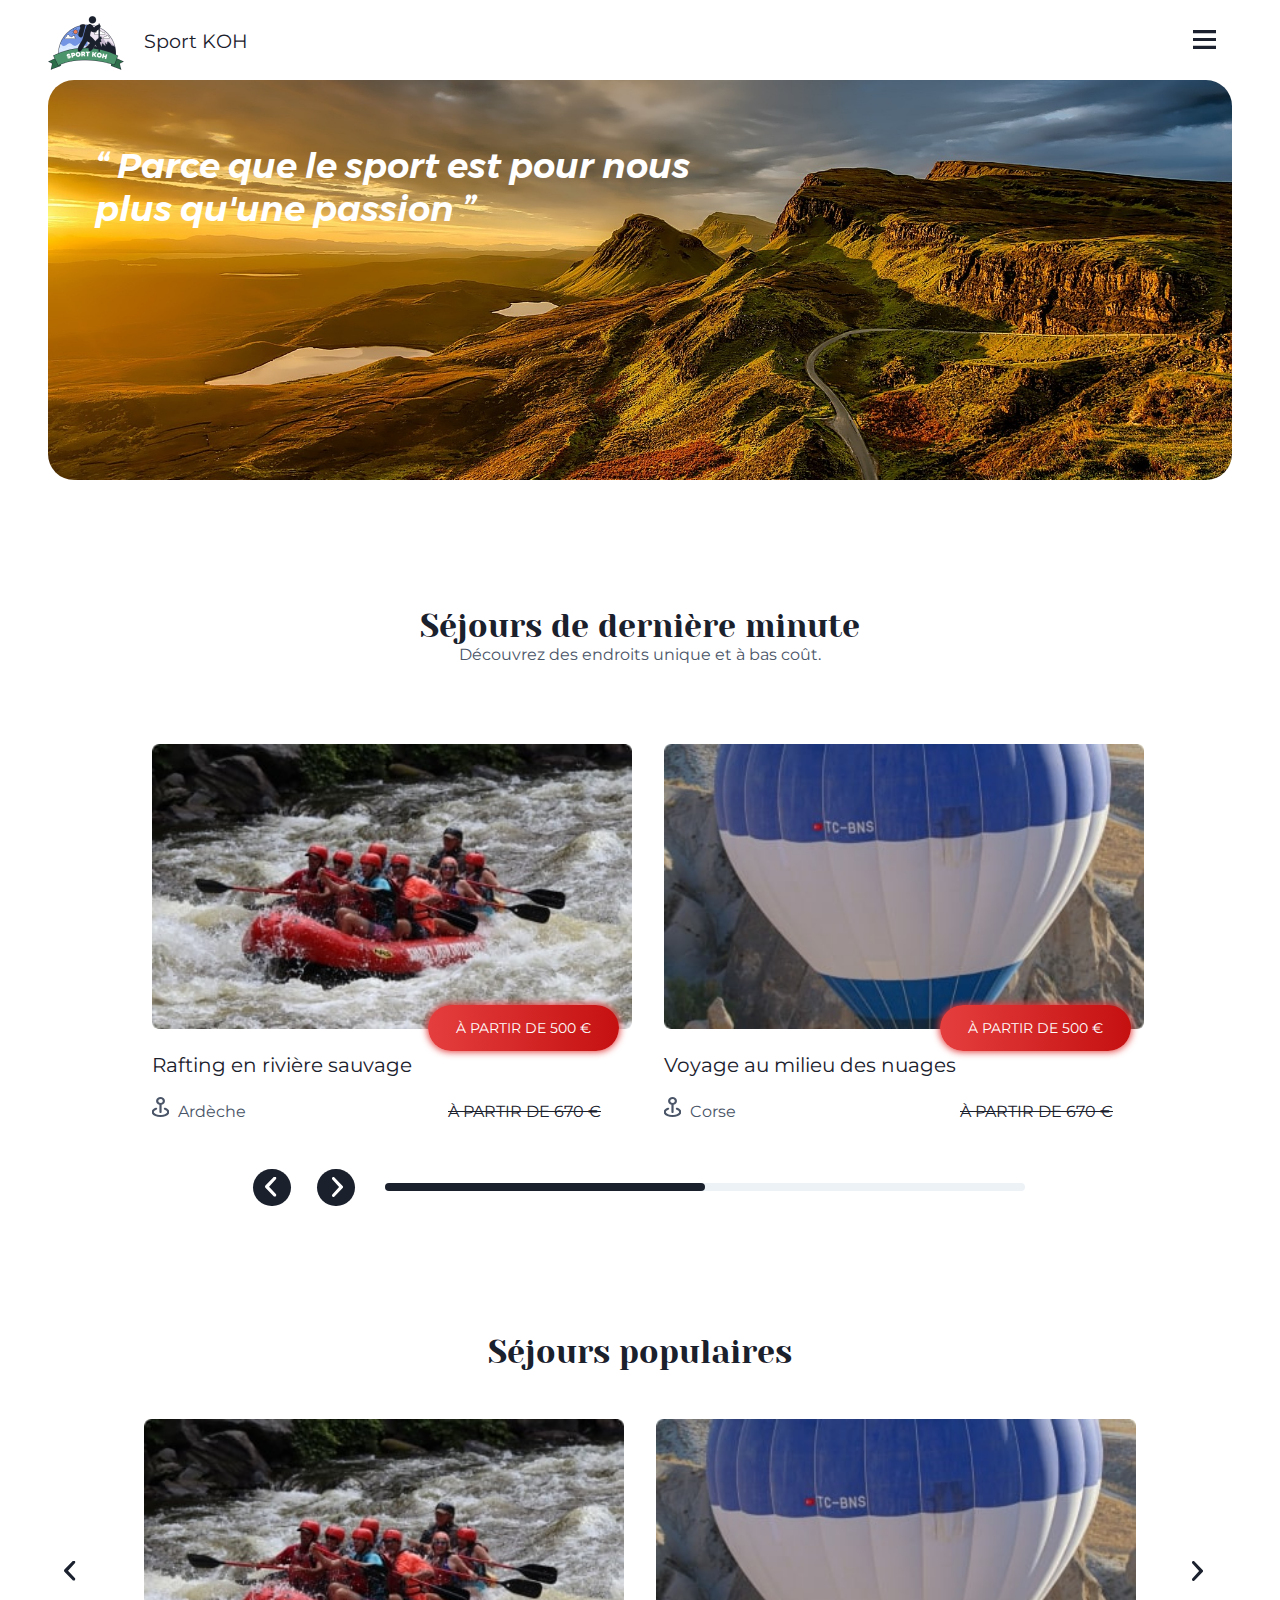
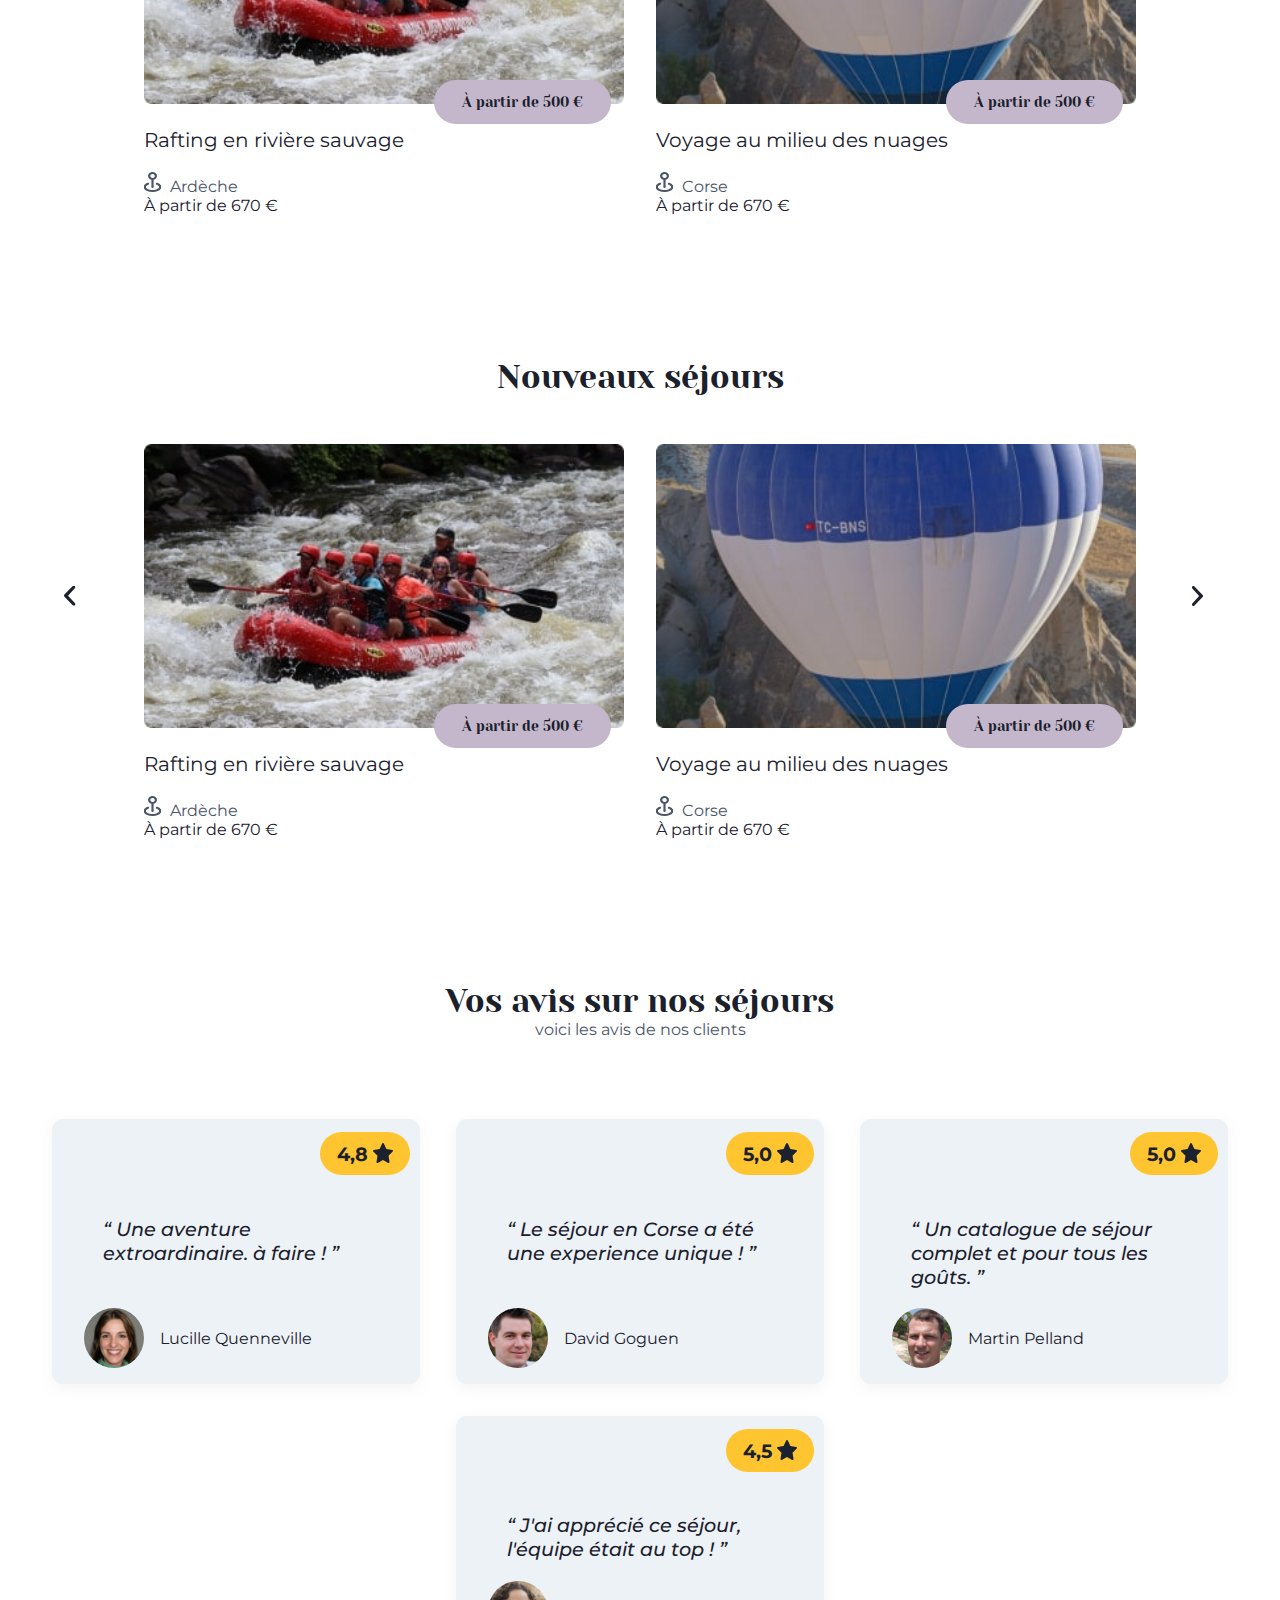
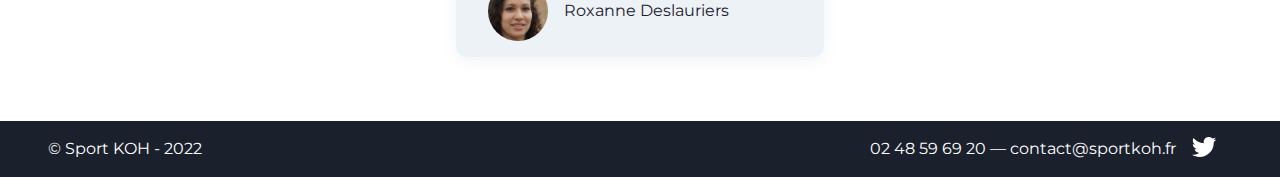
<file: index.html>
<!DOCTYPE html>
<html lang="fr">
<head>
    <meta charset="UTF-8">
    <meta http-equiv="X-UA-Compatible" content="IE=edge">
    <meta name="viewport" content="width=device-width, initial-scale=1.0">

    <title>Sport KOH - Accueil</title>

    <link rel="stylesheet" href="assets/main.css">
    <link rel="icon" type="image/x-icon" href="assets/ressources/images/logo/favicon.ico">
</head>
<body>

    <header>
        <img alt="Logo de Sport KOH" src="assets/ressources/images/logo/logo.png">
        <h3 class="responsive__title">Sport KOH</h3>
		<span id="responsive__nav__button" class="icon burger-menu"></span>

		<nav>
            <ul>
                <li>
                    <a class="active" href="#">Accueil</a>
                </li>
                <li>
                    <a href="#">Association</a>
                </li>
                <li>
                    <a href="pages/catalogue_de_sejours.html">Catalogue de séjours</a>
                </li>
                <li>
                    <span>
                        Lieux géographiques
                        <span class="icon arrow-down"></span>
                    </span>

                    <ul>
                        <li>
                            <a href="#">Carte géographique intéractive</a>
                        </li>
                        <li>
                            <a href="#">Au bord de mer</a>
                        </li>
                        <li>
                            <a href="#">À la montagne</a>
                        </li>
                        <li>
                            <a href="#">Au bord d'un lac</a>
                        </li>
                        <li>
                            <a href="#">Lieux historiques</a>
                        </li>
                    </ul>
                </li>
                <li>
                    <span>
                        Hébergements
                        <span class="icon arrow-down"></span>
                    </span>
                    <ul>
                        <li>
                            <a href="#">Hôtel</a>
                        </li>
                        <li>
                            <a href="pages/page_hebergement.html">Auberge</a>
                        </li>
                        <li>
                            <a href="#">Appart City</a>
                        </li>
                        <li>
                            <span>
                                Camping
                                <span class="icon arrow-down"></span>
                            </span>
                            <ul>
                                <li>
                                    <a href="#">Châlets</a>
                                </li>
                                <li>
                                    <a href="#">Bungalows</a>
                                </li>
                                <li>
                                    <a href="#">Mobil Home</a>
                                </li>
                            </ul>
                        </li>
                    </ul>
                </li>
                <li>
                    <span>
                        Activités
                        <span class="icon arrow-down"></span>
                    </span>
                    <ul>
                        <li>
                            <a href="#">Sports à la mer</a>
                        </li>
                        <li>
                            <a href="#">Sports à la montagne</a>
                        </li>
                        <li>
                            <a href="#">Sports d'aventure</a>
                        </li>
                        <li>
                            <a href="#">Activité découverte</a>
                        </li>
                    </ul>
                </li>
                <li class="contact">
                    <a href="#nous-contacter">Nous contacter</a>
                </li>
            </ul>
        </nav>
    </header>

    <main id="home">
        <div class="hero__header">
            <blockquote>
                Parce que le sport est pour nous <br>
                plus qu'une passion
            </blockquote>
        </div>

        <h1>Séjours de dernière minute</h1>
        <h4>Découvrez des endroits unique et à bas coût.</h4>

        <section id="last__minute__carousel">
            <article>
                <a href="pages/page_sejour.html">
                    <img src="assets/ressources/images/offres/rafting.jpg" alt="offre">
                    <footer>
                        <h2>Rafting en rivière sauvage</h2>
                        <h3>
                            <span class="icon localization"></span>
                            Ardèche
                        </h3>
                        <h4>À partir de 500 €</h4>
                        <h5>À partir de 670 €</h5>
                    </footer>
                </a>
            </article>
            <article>
                <a href="pages/page_sejour.html">
                    <img src="assets/ressources/images/offres/ballon.jpg" alt="offre">
                    <footer>
                        <h2>Voyage au milieu des nuages</h2>
                        <h3>
                            <span class="icon localization"></span>
                            Corse
                        </h3>
                        <h4>À partir de 500 €</h4>
                        <h5>À partir de 670 €</h5>
                    </footer>
                </a>
            </article>
            <article>
                <a href="pages/page_sejour.html">
                    <img src="assets/ressources/images/offres/loire.jpg" alt="offre">
                    <footer>
                        <h2>Ballade en péniche le long de la Loire</h2>
                        <h3>
                            <span class="icon localization"></span>
                            Corse
                        </h3>
                        <h4>À partir de 500 €</h4>
                        <h5>À partir de 670 €</h5>
                    </footer>
                </a>
            </article>
            <article>
                <a href="pages/page_sejour.html">
                    <img src="assets/ressources/images/offres/escalade.jpg" alt="offre">
                    <footer>
                        <h2>Escalade dans le Vercor</h2>
                        <h3>
                            <span class="icon localization"></span>
                            Corse
                        </h3>
                        <h4>À partir de 500 €</h4>
                        <h5>À partir de 670 €</h5>
                    </footer>
                </a>
            </article>
        </section>

        <div id="last__minute__carousel__controller">
            <button class="left">
                <span class="icon arrow-left"></span>
            </button>
            <button class="right">
                <span class="icon arrow-right"></span>
            </button>

            <div class="progress__bar">
                <div class="progression"></div>
            </div>
        </div>

        <h1>Séjours populaires</h1>

        <div class="carousel">
            <button class="left">
                <span class="icon arrow-left"></span>
            </button>

            <section>
                <article>
                    <a href="pages/page_sejour.html">
                        <img src="assets/ressources/images/offres/rafting.jpg" alt="offre">
                        <footer>
                            <h2>Rafting en rivière sauvage</h2>
                            <h3>
                                <span class="icon localization"></span>
                                Ardèche
                            </h3>
                            <h4>À partir de 500 €</h4>
                            <h5>À partir de 670 €</h5>
                        </footer>
                    </a>
                </article>
                <article>
                    <a href="pages/page_sejour.html">
                        <img src="assets/ressources/images/offres/ballon.jpg" alt="offre">
                        <footer>
                            <h2>Voyage au milieu des nuages</h2>
                            <h3>
                                <span class="icon localization"></span>
                                Corse
                            </h3>
                            <h4>À partir de 500 €</h4>
                            <h5>À partir de 670 €</h5>
                        </footer>
                    </a>
                </article>
                <article>
                    <a href="pages/page_sejour.html">
                        <img src="assets/ressources/images/offres/loire.jpg" alt="offre">
                        <footer>
                            <h2>Ballade en péniche le long de la Loire</h2>
                            <h3>
                                <span class="icon localization"></span>
                                Corse
                            </h3>
                            <h4>À partir de 500 €</h4>
                            <h5>À partir de 670 €</h5>
                        </footer>
                    </a>
                </article>
                <article>
                    <a href="pages/page_sejour.html">
                        <img src="assets/ressources/images/offres/escalade.jpg" alt="offre">
                        <footer>
                            <h2>Escalade dans le Vercor</h2>
                            <h3>
                                <span class="icon localization"></span>
                                Corse
                            </h3>
                            <h4>À partir de 500 €</h4>
                            <h5>À partir de 670 €</h5>
                        </footer>
                    </a>
                </article>
            </section>

            <button class="right">
                <span class="icon arrow-right"></span>
            </button>
        </div>

        <h1>Nouveaux séjours</h1>

        <div class="carousel">
            <button class="left">
                <span class="icon arrow-left"></span>
            </button>

            <section>
                <article>
                    <a href="pages/page_sejour.html">
                        <img src="assets/ressources/images/offres/rafting.jpg" alt="offre">
                        <footer>
                            <h2>Rafting en rivière sauvage</h2>
                            <h3>
                                <span class="icon localization"></span>
                                Ardèche
                            </h3>
                            <h4>À partir de 500 €</h4>
                            <h5>À partir de 670 €</h5>
                        </footer>
                    </a>
                </article>
                <article>
                    <a href="pages/page_sejour.html">
                        <img src="assets/ressources/images/offres/ballon.jpg" alt="offre">
                        <footer>
                            <h2>Voyage au milieu des nuages</h2>
                            <h3>
                                <span class="icon localization"></span>
                                Corse
                            </h3>
                            <h4>À partir de 500 €</h4>
                            <h5>À partir de 670 €</h5>
                        </footer>
                    </a>
                </article>
                <article>
                    <a href="pages/page_sejour.html">
                        <img src="assets/ressources/images/offres/loire.jpg" alt="offre">
                        <footer>
                            <h2>Ballade en péniche le long de la Loire</h2>
                            <h3>
                                <span class="icon localization"></span>
                                Corse
                            </h3>
                            <h4>À partir de 500 €</h4>
                            <h5>À partir de 670 €</h5>
                        </footer>
                    </a>
                </article>
                <article>
                    <a href="pages/page_sejour.html">
                        <img src="assets/ressources/images/offres/escalade.jpg" alt="offre">
                        <footer>
                            <h2>Escalade dans le Vercor</h2>
                            <h3>
                                <span class="icon localization"></span>
                                Corse
                            </h3>
                            <h4>À partir de 500 €</h4>
                            <h5>À partir de 670 €</h5>
                        </footer>
                    </a>
                </article>
            </section>

            <button class="right">
                <span class="icon arrow-right"></span>
            </button>
        </div>

        <h1>Vos avis sur nos séjours</h1>
        <h4>voici les avis de nos clients</h4>

        <section class="feedbacks">
            <article>
                <span class="rate">
                    4,8
                    <span class="icon star-filed"></span>
                </span>

                <blockquote>
                    Une aventure extroardinaire. à
                    faire !
                </blockquote>

                <footer>
                    <img src="assets/ressources/images/users/user_4.jpeg" alt="Image de Lucille Quenneville">
                    <span>Lucille Quenneville</span>
                </footer>
            </article>
            <article>
                <span class="rate">
                    5,0
                    <span class="icon star-filed"></span>
                </span>

                <blockquote>
                    Le séjour en Corse a 
                    été une experience unique !
                </blockquote>

                <footer>
                    <img src="assets/ressources/images/users/user_3.jpeg" alt="Image de David Goguen">
                    <span>David Goguen</span>
                </footer>
            </article>
            <article>
                <span class="rate">
                    5,0
                    <span class="icon star-filed"></span>
                </span>

                <blockquote>
                    Un catalogue de séjour
                    complet et pour tous les
                    goûts.
                </blockquote>

                <footer>
                    <img src="assets/ressources/images/users/user_2.jpeg" alt="Image de Martin Pelland">
                    <span>Martin Pelland</span>
                </footer>
            </article>
            <article>
                <span class="rate">
                    4,5
                    <span class="icon star-filed"></span>
                </span>

                <blockquote>
                    J'ai apprécié ce séjour,
                    l'équipe était au top ! 
                </blockquote>

                <footer>
                    <img src="assets/ressources/images/users/user_1.jpeg" alt="Image de Rouxanne Deslauriers">
                    <span>Roxanne Deslauriers</span>
                </footer>
            </article>
        </section>
    </main>


    <footer id="nous-contacter">
        &copy; Sport KOH - 2022

        <address>
            02 48 59 69 20 — contact@sportkoh.fr
            <a href="https://twitter.com">
                <span class="icon twitter"></span>
            </a>
        </address>
    </footer>

    <script src="assets/javascript/tools/LastMinuteCarousel.js"></script>
    <script src="assets/javascript/tools/Carousel.js"></script>
    <script src="assets/javascript/carouselInitializer.js"></script>
	<script src="assets/javascript/main.js"></script>

</body>
</html>
</file>
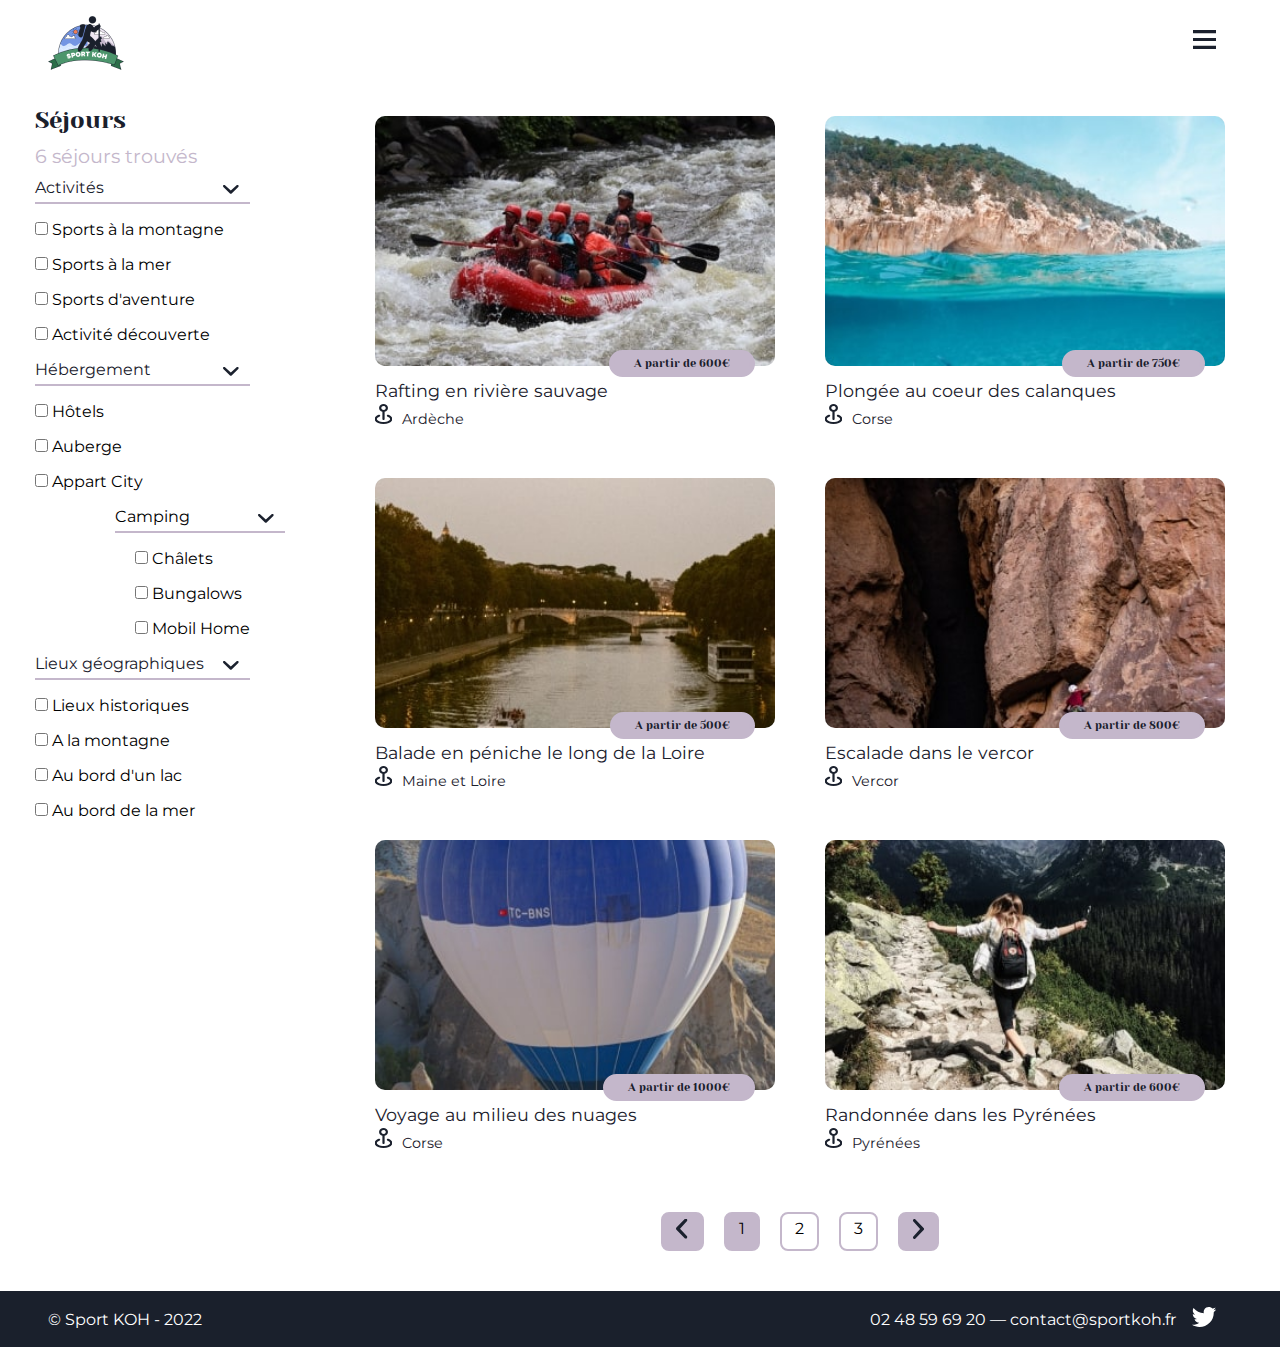
<file: pages/catalogue_de_sejours.html>
<!DOCTYPE html>
<html lang="fr">
<head>
    <meta charset="UTF-8">
    <meta http-equiv="X-UA-Compatible" content="IE=edge">
    <meta name="viewport" content="width=device-width, initial-scale=1.0">

    <title>Sport KOH - Catalogue de séjours</title>

    <link rel="stylesheet" href="../assets/main.css">
    <link rel="icon" type="image/x-icon" href="../assets/ressources/images/logo/favicon.ico">
</head>
<body>

    <header>
        <img alt="Logo de Sport KOH" src="../assets/ressources/images/logo/logo.png">
	<span id="responsive__nav__button" class="icon burger-menu"></span>

	<nav>
            <ul>
                <li>
                    <a class="active" href="../index.html">Accueil</a>
                </li>
                <li>
                    <a href="#">Association</a>
                </li>
                <li>
                    <a href="catalogue_de_sejours.html">Catalogue de séjours</a>
                </li>
                <li>
                    <span>
                        Lieux géographiques
                        <span class="icon arrow-down"></span>
                    </span>
                    <ul>
                        <li>
                            <a href="#">Carte géographique intéractive</a>
                        </li>
                        <li>
                            <a href="#">Au bord de mer</a>
                        </li>
                        <li>
                            <a href="#">À la montagne</a>

                        </li>
                    <a class="active" href="../index.html">Accueil</a>
                </li>
                <li>
                    <a href="#">Association</a>
                </li>
                <li>
                    <a href="#">Catalogue de séjours</a>
                </li>
                <li>
                    <span>
                        Lieux géographiques
                        <span class="icon arrow-down"></span>
                    </span>

                    <ul>
                        <li>
                            <a href="#">Carte géographique intéractive</a>
                        </li>
                        <li>
                            <a href="#">Au bord de mer</a>
                        </li>
                        <li>
                            <a href="#">À la montagne</a>
                        </li>
                        <li>
                            <a href="#">Au bord d'un lac</a>
                        </li>
                        <li>
                            <a href="#">Lieux historiques</a>
                        </li>
                    </ul>
                </li>
                <li>
                    <span>
                        Hébergements
                        <span class="icon arrow-down"></span>
                    </span>
                    <ul>
                        <li>
                            <a href="#">Hôtel</a>
                        </li>
                        <li>
                            <a href="#">Auberge</a>
                        </li>
                        <li>
                            <a href="#">Appart City</a>
                        </li>
                        <li>
                            <span>
                                Camping
                                <span class="icon arrow-down"></span>
                            </span>
                            <ul>
                                <li>
                                    <a href="#">Châlets</a>
                                </li>
                                <li>
                                    <a href="#">Bungalows</a>
                                </li>
                                <li>
                                    <a href="#">Mobil Home</a>
                                </li>
                            </ul>
                        </li>
                    </ul>
                </li>
                <li>
                    <span>
                        Activités
                        <span class="icon arrow-down"></span>
                    </span>
                    <ul>
                        <li>
                            <a href="#">Sports à la mer</a>
                        </li>
                        <li>
                            <a href="#">Sports à la montagne</a>
                        </li>
                        <li>
                            <a href="#">Sports d'aventure</a>
                        </li>
                        <li>
                            <a href="#">Activité découverte</a>
                        </li>
                    </ul>
                </li>
                <li class="contact">
                    <a href="#nous-contacter">Nous contacter</a>
                </li>
            </ul>
        </nav>
    </header>

   
    <main id="catalogue_de_sejours">
        <div class="container">
            <div class="filtre">
                <section>
                    <h2>Séjours</h2>
                    <h3>
                        <span id="offers-found">6</span>
                        séjours trouvés
                    </h3>
                    <span id="filter-button" class="icon filter"></span>

                    <ul class="box">
                        <h4>Activités <span class = "icon arrow-down"></span></h4>

                        <li data-type="Sports à la montagne">
                            <input id="a_1" type="checkbox" />
                            <label for="a_1">Sports à la montagne</label>
                        </li>
                        <li
                        data-type="Sports à la mer">
                             <input id="a_2" type="checkbox" />
                            <label for="a_2">Sports à la mer</label>
                        </li>
                        <li
                        data-type="Sports d'aventure">
                            <input id="a_3" type="checkbox" />
                            <label for="a_3">Sports d'aventure</label>
                        </li>
                        <li
                        data-type="Activité découverte">
                            <input id="a_4" type="checkbox" />
                            <label for="a_4">Activité découverte</label>
                        </li>
                    </ul>
                    <ul class="box">
                        <h4>Hébergement <span class = "icon arrow-down"></span></h4>
                        <li
                        data-type="Hôtels">
                            <input id="a_5" type="checkbox" />
                            <label for="a_5">Hôtels</label>
                        </li>
                        <li
                        data-type="Auberge">
                            <input id="a_6" type="checkbox" />
                            <label for="a_6">Auberge</label>
                        </li>
                        <li
                        data-type="Appart City">
                            <input id="a_7" type="checkbox" />
                            <label for="a_7">Appart City</label>
                        </li>
                        <li class="camping"> Camping<span class = "icon arrow-down"></span></li>
                        <ul class="box">
                            <li
                            data-type="Châlets">
                                <input id="a_8" type="checkbox" />
                                <label for="a_8">Châlets</label>
                            </li>
                            <li
                            data-type="Bungalows">
                                <input id="a_9" type="checkbox" />
                                <label for="a_9">Bungalows</label>
                            </li>
                            <li
                            data-type="Mobil Home">
                                <input id="a_10" type="checkbox" />
                                <label for="a_10">Mobil Home</label>
                            </li>
                        </ul>
                    </ul>
                    <ul class="box">
                        <h4 class = "lg">Lieux géographiques <span class = "icon arrow-down"></span></h4>
                        <li
                        data-type="Lieux historiques">
                            <input id="a_11" type="checkbox" />
                            <label for="a_11">Lieux historiques</label>
                        </li>
                        <li
                        data-type="A la montagne">
                            <input id="a_12" type="checkbox" />
                            <label for="a_12">A la montagne</label>
                        </li>
                        <li
                        data-type="Au bord d'un lac">
                            <input id="a_13" type="checkbox" />
                            <label for="a_13">Au bord d'un lac</label>
                        </li>
                        <li
                        data-type="Au bord de la mer">
                            <input id="a_14" type="checkbox" />
                            <label for="a_14">Au bord de la mer</label>
                        </li>
                    </ul>
                </section>
            </div>
            <div class="conteneur">
                <div class="photo">
                    <a href="page_sejour.html">
                        <figure
                                data-activites="Sports d'aventure"
                                data-locations="Au bord d'un lac"
                                data-hebergements="Hôtels, Auberge"
                                id="f1"
                        >
                            <img class = 'rafting'src="../assets/ressources/images/offres/rafting.jpg" alt="Image de Rafting">
                            <figcaption>
                                <h2>Rafting en rivière sauvage</h2>
                                <h3><span class=" icon localization"></span>Ardèche</h3>
                                <h4>A partir de 600€</h4>
                            </figcaption>
                        </figure>
                    </a>

                    <a href="page_sejour.html">
                        <figure
                                data-activites="Sports à la mer"
                                data-locations="A la montagne, Au bord de la mer"
                                data-hebergements="Hôtels, Auberge, Appart City"
                                id="f2"
                        >
                            <img class="calanque" src="../assets/ressources/images/offres/calanques.jpg" alt="Image de Calanque">
                            <figcaption>
                                <h2>Plongée au coeur des calanques </h2>
                                <h3> <span class="icon localization"></span>Corse </h3>
                                <h4>A partir de 750€</h4>
                            </figcaption>
                        </figure>
                    </a>

                    <a href="page_sejour.html">
                        <figure
                                data-activites="Activité découverte"
                                data-locations="Au bord d'un lac, Lieux historiques"
                                data-hebergements="Hôtels, Auberge, Appart City"
                                id="f3"
                        >
                            <img src="../assets/ressources/images/offres/loire.jpg" alt="Image de  péniche">
                            <figcaption>
                                <h2>Balade en péniche le long de la Loire </h2>
                                <h3> <span class="icon localization"></span>Maine et Loire </h3>
                                <h4>A partir de 500€</h4>
                            </figcaption>
                        </figure>
                    </a>

                    <a href="page_sejour.html">
                        <figure
                                data-activites="Sports à la montagne, Sports d'aventure"
                                data-locations="A la montagne"
                                data-hebergements="Hôtels, Auberge, Châlets, Bungalows, Mobil Home"
                                id="f4"
                        >
                            <img src="../assets/ressources/images/offres/escalade.jpg" alt="Image de  ecalade">
                            <figcaption>
                                <h2>Escalade dans le vercor  </h2>
                                <h3> <span class="icon localization"></span>Vercor</h3>
                                <h4>A partir de 800€</h4>
                            </figcaption>
                        </figure>
                    </a>

                    <a href="page_sejour.html">
                        <figure
                                data-activites="Activité découverte"
                                data-locations="A la montagne"
                                data-hebergements="Hôtels, Auberge, Appart City"
                                id="f5"
                        >
                            <img src="../assets/ressources/images/offres/ballon.jpg" alt="Image de  mongolefière ">
                            <figcaption>
                                <h2>Voyage au milieu des nuages </h2>
                                <h3> <span class="icon localization"></span>Corse </h3>
                                <h4>A partir de 1000€</h4>
                            </figcaption>
                        </figure>

                    </a>

                    <a href="page_sejour.html">
                        <figure
                                data-activites="Activité découverte, Sports à la montagne"
                                data-locations="A la montagne"
                                data-hebergements="Hôtels, Auberge, Châlets, Bungalows, Mobil Home"
                                id="f6"
                        >
                            <img src="../assets/ressources/images/offres/montagne.jpg" alt="Image de  randonnée">
                            <figcaption>
                                <h2>Randonnée dans les Pyrénées </h2>
                                <h3> <span class="icon localization"></span>Pyrénées</h3>
                                <h4>A partir de 600€</h4>
                            </figcaption>
                        </figure>
                    </a>
                </div>
            
                <div>
                    <ul class="pagination">
                        <li class="active"><span>
                            <span class="icon arrow-left"></span>
                        </span></li>
                        <li class="active">1</li>
                        <li>2</li>
                        <li>3</li>
                        <li class="active"><span>
                            <span class="icon arrow-right"></span>
                        </span></li>
                    </ul>
                </div>
            </div>
        </div>
    </main>

    <footer>
        &copy; Sport KOH - 2022

        <address>
            02 48 59 69 20  — contact@sportkoh.fr
            <a href="https://twitter.com">
                <span class="icon twitter"></span>
            </a>
        </address>
    </footer>

    <script src="../assets/javascript/tools/Filter.js"></script>
	<script src="../assets/javascript/main.js"></script>
    <script type="text/javascript">
        // initialisation du filtre
        const filter = new Filter(
            document.querySelectorAll('.filtre>section .box li:not(.camping)'),
            document.querySelectorAll('.photo>figure')
        );
        filter.init();

        // initialisation du boutton pour montrer/cacher les filtres quand on est en mode portable.
        const filterButton = document.getElementById('filter-button');
        filterButton.onclick = () => {
                const filters = document.querySelectorAll('.filtre>section .box');
                const toggled = filterButton.classList.toggle('active');
                Array.from(filters).forEach(filter =>
                    filter.style.display = !toggled ? "none" : "block"
                );
            }


        // montrer/cacher les filtres par catégories
        const boxes = document.querySelectorAll('.box');
        for(const box of boxes) {
            const button = box.querySelector('.icon.arrow-down');
	    if(button) {
		    button.onclick = () => {
			const toggled = button.classList.toggle('active');
			box.querySelectorAll('li').forEach(item => {
			    item.style.display = toggled ? "none" : "block"
			})
		    }
	    }
        }
    </script>

</body>
</html>
</file>
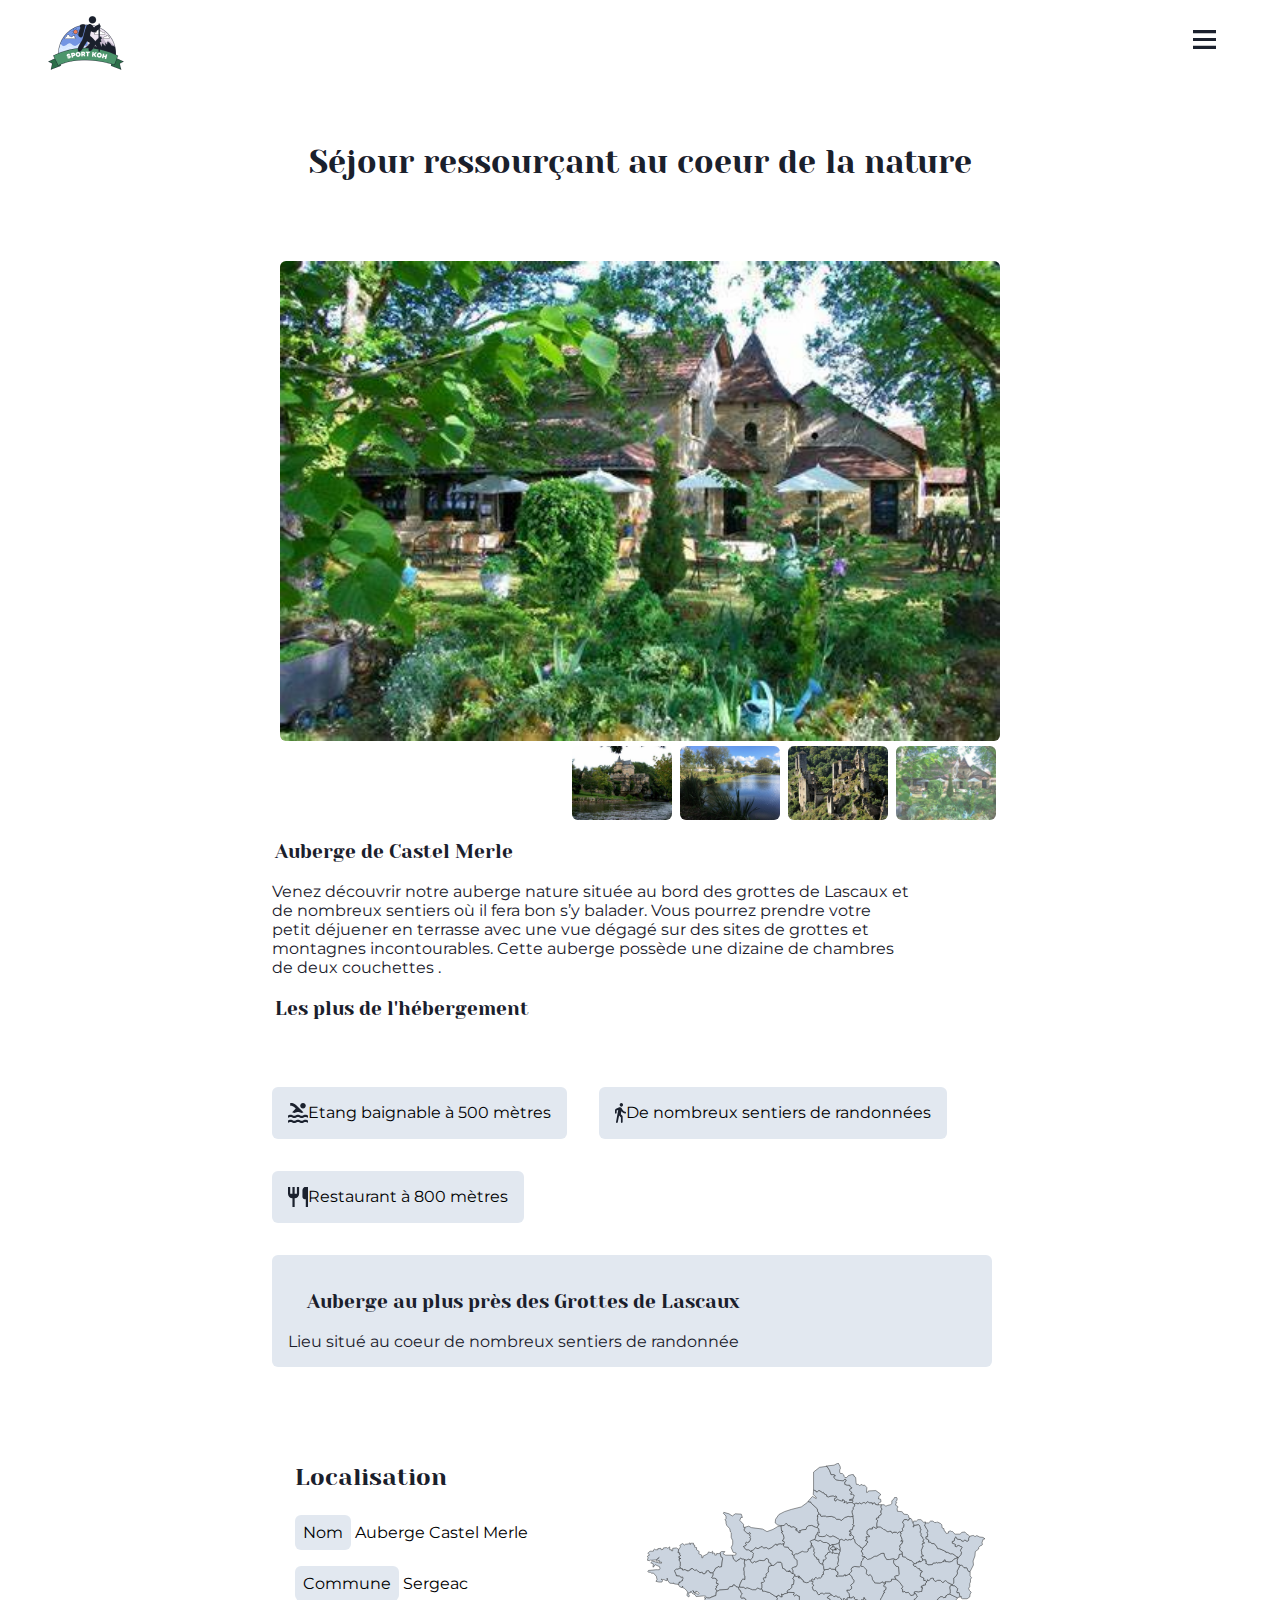
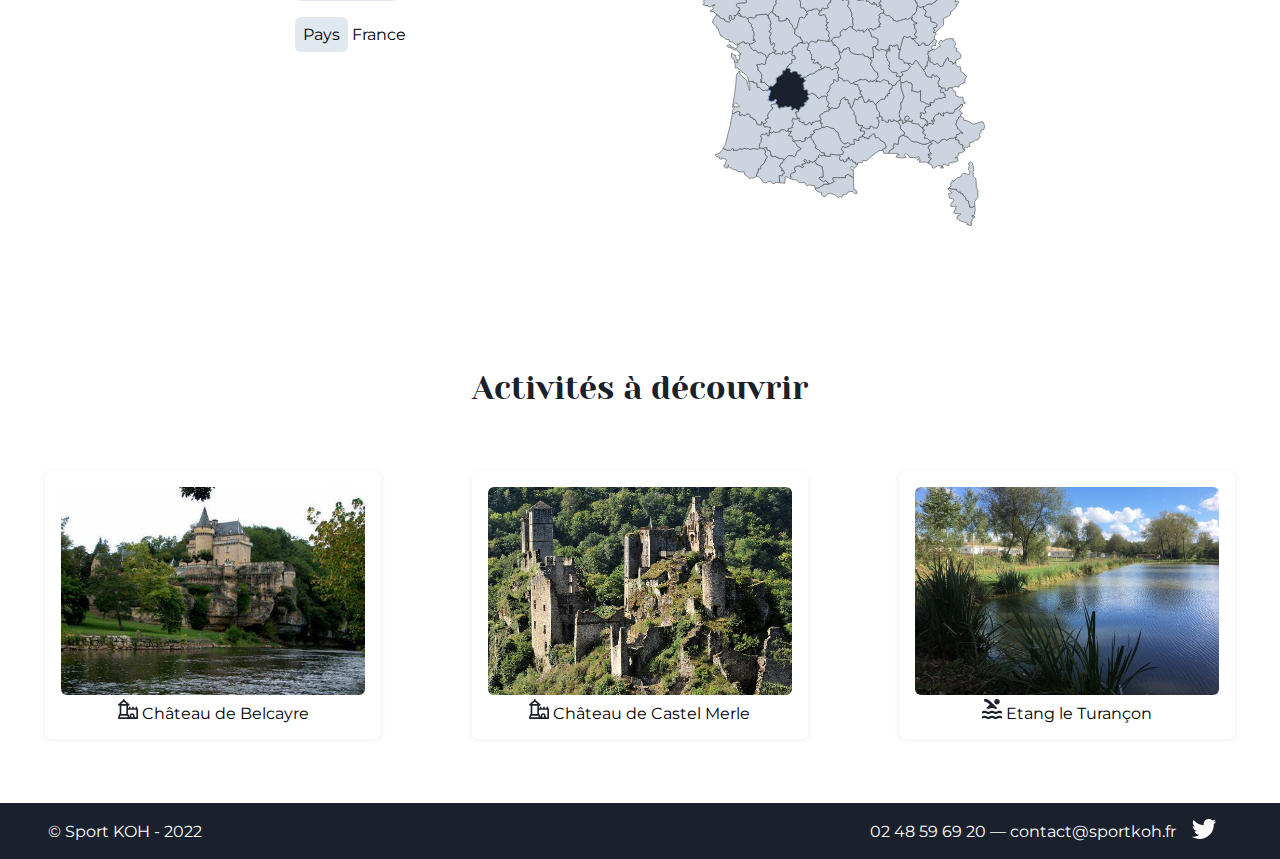
<file: pages/page_hebergement.html>
<!DOCTYPE html>
<html lang="fr">
<head>
    <meta charset="UTF-8">
    <meta http-equiv="X-UA-Compatible" content="IE=edge">
    <meta name="viewport" content="width=device-width, initial-scale=1.0">

    <title>Sport KOH - Auberge de Castel Merie</title>

    <link rel="stylesheet" href="../assets/main.css">
    <link rel="icon" type="image/x-icon" href="../assets/ressources/images/logo/favicon.ico">
</head>
<body>

    <header>
        <img alt="Logo de Sport KOH" src="../assets/ressources/images/logo/logo.png">
		<span id="responsive__nav__button" class="icon burger-menu"></span>

		<nav>
            <ul>
                <li>
                    <a class="active" href="../index.html">Accueil</a>
                </li>
                <li>
                    <a href="#">Association</a>
                </li>
                <li>
                    <a href="catalogue_de_sejours.html">Catalogue de séjours</a>
                </li>
                <li>
                    <span>
                        Lieux géographiques
                        <span class="icon arrow-down"></span>
                    </span>

                    <ul>
                        <li>
                            <a href="#">Carte géographique intéractive</a>
                        </li>
                        <li>
                            <a href="#">Au bord de mer</a>
                        </li>
                        <li>
                            <a href="#">À la montagne</a>
                        </li>
                        <li>
                            <a href="#">Au bord d'un lac</a>
                        </li>
                        <li>
                            <a href="#">Lieux historiques</a>
                        </li>
                    </ul>
                </li>
                <li>
                    <span>
                        Hébergements
                        <span class="icon arrow-down"></span>
                    </span>
                    <ul>
                        <li>
                            <a href="#">Hôtel</a>
                        </li>
                        <li>
                            <a href="#">Auberge</a>
                        </li>
                        <li>
                            <a href="#">Appart City</a>
                        </li>
                        <li>
                            <span>
                                Camping
                                <span class="icon arrow-down"></span>
                            </span>
                            <ul>
                                <li>
                                    <a href="#">Châlets</a>
                                </li>
                                <li>
                                    <a href="#">Bungalows</a>
                                </li>
                                <li>
                                    <a href="#">Mobil Home</a>
                                </li>
                            </ul>
                        </li>
                    </ul>
                </li>
                <li>
                    <span>
                        Activités
                        <span class="icon arrow-down"></span>
                    </span>
                    <ul>
                        <li>
                            <a href="#">Sports à la mer</a>
                        </li>
                        <li>
                            <a href="#">Sports à la montagne</a>
                        </li>
                        <li>
                            <a href="#">Sports d'aventure</a>
                        </li>
                        <li>
                            <a href="#">Activité découverte</a>
                        </li>
                    </ul>
                </li>
                <li class="contact">
                    <a href="#nous-contacter">Nous contacter</a>
                </li>
            </ul>
        </nav>
    </header>

    <main id="hebergement">
		<h1>Séjour ressourçant au coeur de la nature</h1>
        <div id="group">

            <section>
                <article>
                    <h3>Auberge de Castel Merle</h3>
                    <p>
                        Venez découvrir notre auberge nature située au bord des grottes de Lascaux et de nombreux sentiers où il fera bon s’y balader. Vous pourrez prendre votre petit déjuener en terrasse avec une vue dégagé sur des sites de grottes et montagnes incontourables. Cette auberge possède une dizaine de chambres de deux couchettes .
                    </p>
                </article>

                <h3>Les plus de l'hébergement</h3>

                <ul class="space">
                    <li class="list bulle">
                        <span class="icon pool"></span>
                        <span>Etang baignable à 500 mètres</span>
                    </li>
                    <li class="list bulle">
                        <span class="icon walk"></span>
                        <span>De nombreux sentiers de randonnées</span>
                    </li>
                    <li class="list bulle">
                        <span class="icon eat"></span>
                        <span>Restaurant à 800 mètres</span>
                    </li>
                </ul>
                
                <article class="bulle">
                    <h3>Auberge au plus près des Grottes de Lascaux</h3>
                    <p>Lieu situé au coeur de nombreux sentiers de randonnée</p>
                </article>
            </section>

            <div class="image__selector" id="carousel_hebergement">
                <img src="../assets/ressources/images/hebergement_images/auberge_castel_merle.jpg" alt="Auberge 1" />
                <div>
                    <img class="active" src="../assets/ressources/images/hebergement_images/auberge_castel_merle.jpg" alt="Auberge 1" />
                    <img src="../assets/ressources/images/hebergement_images/chateau_castel_merle.jpg" alt="Auberge 2" />
                    <img src="../assets/ressources/images/hebergement_images/etang_turancon.jpg" alt="Auberge 3" />
                    <img src="../assets/ressources/images/hebergement_images/chateau_belcayre.jpg" alt="Auberge 4" />
                </div>
             </div>
        </div>

        <section id="loca">
            <article>
                <h2>Localisation</h2>
                <ul>
                    <li class="space">
                        <span class="bulle1">Nom</span>
                        <span>Auberge Castel Merle</span>
                    </li>
                    <li class="space">
                        <span class="bulle1">Commune</span>
                        <span>Sergeac</span>
                    </li>
                    <li class="space">
                        <span class="bulle1">Pays</span>
                        <span>France</span>
                    </li>
                </ul>
            </article>
            <svg width="338" height="363" viewBox="0 0 338 363" fill="none" xmlns="http://www.w3.org/2000/svg">
                <g clip-path="url(#clip0_221_102)">
                <path d="M301.107 325.248V326.337L302.225 327.426L304.461 328.878L304.834 329.967L303.343 330.33L301.48 330.693V331.419L302.225 332.145V335.049L305.206 335.775L306.324 336.138L307.069 337.59L306.324 338.316L305.579 338.679L304.461 340.131L303.716 341.22L304.088 343.398H306.324L306.697 343.761L308.56 343.035L309.305 343.398L308.187 345.576L309.305 346.302L307.442 347.391L306.697 349.932L309.678 350.658L313.777 351.021L311.914 352.836C311.914 352.836 311.169 352.473 310.796 352.473V352.836C310.796 353.562 309.678 355.014 309.678 355.377L311.169 356.466L313.405 357.918L317.877 359.37L319.367 359.733L320.485 360.459L319.74 361.548H321.976L322.348 362.637H324.212L324.957 360.096L323.466 359.733L325.33 357.918L324.957 357.192V356.103L327.566 354.651V353.199H326.075L324.957 353.925V352.473H326.82L327.566 351.021L328.311 346.302L327.938 344.487V342.672L325.33 344.124H322.721L322.348 342.309L322.721 341.946L321.976 341.22L321.603 337.953L321.23 337.227H319.74L318.994 336.864V334.686L318.249 333.96L317.504 333.597L316.013 331.782V330.693H314.15L313.405 328.878H311.169L309.678 327.426L310.051 326.7L309.305 326.337H307.442L306.697 325.974H303.716V325.248H302.225H301.107Z" fill="black" stroke="white" stroke-width="0.5"/>
                <path d="M323.466 298.749L321.603 300.201V301.653L322.721 302.742L321.603 303.831L321.975 304.92L321.23 305.646V306.735L322.721 308.187V310.002L321.975 311.454L320.857 311.817L319.739 310.728H317.876L317.504 310.365H316.013L314.522 311.817L313.777 313.995L310.423 314.721L307.814 316.899L307.069 318.351L305.951 317.988L305.206 317.262L304.833 319.44L303.715 319.803V321.981L304.088 323.07L302.597 324.159L302.225 325.248H303.715V325.974H306.324L307.069 326.337H309.305L310.05 326.7L309.678 327.426L311.168 328.878H313.404L314.15 330.693H316.013V331.782L317.131 333.597L318.249 333.96L318.994 334.686V336.864L319.739 337.59H321.23L321.603 337.953L321.975 341.22L322.721 341.946L322.348 342.309L322.721 344.124H325.329L327.938 342.672L327.565 338.679L330.919 334.323V327.063L329.429 324.522L329.056 316.536L328.311 315.084L326.447 313.632L326.075 308.913L326.82 306.735L326.075 303.105L325.329 300.201L324.584 299.475L323.466 298.749Z" fill="black" stroke="white" stroke-width="0.5"/>
                <path d="M256.016 272.25L252.289 274.065L251.171 281.325L247.072 280.599L245.954 283.503L247.072 284.955L242.6 287.496L241.482 290.4H245.581L251.171 290.763L252.289 291.852H250.426L248.935 294.03L254.898 295.119L259.369 294.393L256.761 292.215L258.624 290.763L261.233 291.852L262.351 294.393L269.804 294.756L272.04 293.667L272.412 295.119L270.177 296.934H273.158L272.785 298.386L272.04 299.112H278.375L281.729 300.201L282.102 300.564V298.023L283.22 296.934L284.338 296.208V295.482L283.22 294.756H282.102L281.356 294.03L282.474 292.941V292.578L281.356 292.215V291.126H283.965L284.71 290.763L282.474 288.585V286.044L280.984 284.955L282.102 282.414L285.083 280.599L282.847 279.147L281.356 280.236L277.63 281.325L275.021 280.962L269.431 278.784H266.45L263.841 277.695L262.723 276.243L260.86 274.065L256.016 272.25H255.643H256.016Z" fill="black"/>
                <path d="M256.016 272.25L252.289 274.065L251.171 281.325L247.072 280.599L245.954 283.503L247.072 284.955L242.6 287.496L241.482 290.4H245.581L251.171 290.763L252.289 291.852H250.426L248.935 294.03L254.898 295.119L259.369 294.393L256.761 292.215L258.624 290.763L261.233 291.852L262.351 294.393L269.804 294.756L272.04 293.667L272.412 295.119L270.177 296.934H273.158L272.785 298.386L272.04 299.112H278.375L281.729 300.201L282.102 300.564V298.023L283.22 296.934L284.338 296.208V295.482L283.22 294.756H282.102L281.356 294.03L282.474 292.941V292.578L281.356 292.215V291.126H283.965L284.71 290.763L282.474 288.585V286.044L280.984 284.955L282.102 282.414L285.083 280.599L282.847 279.147L281.356 280.236L277.63 281.325L275.021 280.962L269.431 278.784H266.45L263.841 277.695L262.723 276.243L260.86 274.065L256.016 272.25ZM256.016 272.25H255.643H256.016Z" stroke="white" stroke-width="0.5"/>
                <path d="M260.86 253.011H258.997L257.506 255.189L257.879 257.73L260.115 258.093L259.742 258.819L257.879 259.182L256.016 260.997L255.643 260.271L256.016 257.73L255.27 257.004L251.544 257.367L250.798 258.819L251.171 259.182L253.407 262.812V265.716L257.506 269.709V271.161L256.016 272.25L260.86 274.065L262.723 276.243L263.841 277.695L266.45 278.784H269.804L275.021 280.962L278.002 281.325L281.356 280.236L282.847 279.147L283.22 278.421L280.611 275.154H277.257V274.065L278.375 272.976V271.524L276.139 270.435L275.766 268.62L277.257 267.894V266.442L275.766 266.079L275.394 264.264H274.276L272.04 262.449L271.667 260.997L267.941 260.634L265.332 260.271L264.959 258.819L265.705 257.004L264.214 258.456L261.233 258.093L260.86 257.004L262.723 254.826L260.86 253.011Z" fill="black" stroke="white" stroke-width="0.5"/>
                <path d="M309.678 274.428H307.442L306.697 275.154H302.97L299.616 277.332L297.38 275.88L294.026 276.969L293.654 278.421L291.045 280.236L286.573 277.332L283.219 278.421L282.847 279.147L285.455 280.599L282.474 282.777L280.983 284.955L282.474 286.044V288.585L284.71 290.763L283.965 291.126H281.356V292.215L282.847 292.578V292.941L281.729 294.03L282.101 294.756H283.219L284.337 295.482V296.208L283.219 296.934L282.101 298.023V300.564L282.474 301.29L284.71 302.016L285.455 304.92L286.946 305.283L288.437 304.194L290.672 302.742L294.772 303.105V304.194L293.281 304.92H296.635L295.89 304.194L295.517 302.379L297.38 301.29L299.244 302.016H299.989L300.734 303.105L301.852 302.379V300.564L302.97 299.838H305.951L306.697 298.386L308.56 299.112L310.796 298.023V294.756H307.815L310.051 293.667L311.169 292.215L311.541 290.037L315.268 289.674L317.504 287.133L316.013 285.681V284.955L315.268 284.229L316.013 283.503V282.051L314.15 281.325H313.405L311.914 280.236V277.332L310.051 276.969L308.56 276.606L308.187 275.154L309.678 274.428Z" fill="black" stroke="white" stroke-width="0.5"/>
                <path d="M313.777 241.395L312.287 243.573L310.423 245.025L309.678 246.114L307.815 246.477V247.566L307.069 248.292L306.324 250.107H302.225L299.989 249.018L298.498 250.107L296.262 249.744L295.517 250.833H296.262V253.011H295.89L293.654 251.922V250.833L292.163 249.744H291.418V251.196H290.3L288.064 252.648L286.573 254.826L286.201 256.278H286.946L287.319 258.093H286.573L285.083 257.004L284.337 257.367L284.71 258.093L286.573 260.634L285.455 260.997L284.337 260.271H282.101L279.865 262.449V263.175L279.12 262.086L278.002 261.36L277.257 263.175L276.139 264.264H275.394L275.766 266.079L277.257 266.442V267.894L275.766 268.62L276.139 270.435L278.375 271.524V272.976L277.257 274.065V275.154H280.238L283.219 278.421L286.573 277.332L291.045 280.236L293.654 278.421L294.026 276.969L297.753 275.88L299.616 277.332L302.97 275.154H306.697L307.442 274.428H309.678L308.933 272.976L309.678 272.25V271.524H311.541L311.914 270.798L313.777 269.709L315.268 270.798L316.013 270.072L313.777 268.257L311.541 266.079L310.423 265.716V263.901L308.933 261.723L309.678 258.819L310.051 257.004L311.541 255.915V254.463L313.405 253.374H313.777V250.833L315.641 250.47L314.523 249.381L313.405 249.018L312.659 247.566L313.032 246.114L315.641 243.573L315.268 241.758H315.641L313.777 241.395Z" fill="black" stroke="white" stroke-width="0.5"/>
                <path d="M313.777 253.374H313.405L311.541 254.463V255.915L310.051 257.004L309.678 258.819L308.933 261.723L310.423 263.901V265.716L311.541 266.079L313.777 268.257L316.013 270.072L315.268 270.798L313.777 269.709L311.914 270.798L311.541 271.524H309.678V272.25L308.933 272.976L309.678 274.428L308.188 275.154L308.56 276.606H310.051L311.914 277.332V279.873L313.405 281.325H314.15L316.013 282.051V283.14L315.268 284.229L316.013 284.592V285.681L317.504 287.133L317.877 283.866L320.485 284.592L321.23 283.503H322.721V279.51L326.075 279.147L328.684 276.969H330.92L331.292 275.517L333.528 274.065L332.038 271.161L334.273 269.346L333.901 267.531L336.882 266.442L337.627 263.538L337.255 261.723L336.509 260.634L335.764 258.819H333.901L327.566 260.997H325.702L321.976 258.456L318.622 257.367H316.759V255.189L313.777 253.374Z" fill="black" stroke="white" stroke-width="0.5"/>
                <path d="M302.225 224.697L301.107 225.06L300.734 227.238L298.498 227.601L298.126 225.423L297.38 224.697L294.772 225.06L294.027 225.786L293.281 228.69L293.654 229.416H296.635L297.008 231.231L298.126 231.594V234.498H295.517L294.772 235.587L291.418 235.224L289.927 236.676L288.437 235.95L286.946 237.402L287.319 238.491L286.573 239.58H282.847V241.032L283.965 241.758L283.592 242.484L281.356 243.573L278.748 243.936L277.63 246.114V247.929L279.12 249.018L277.63 250.833L275.766 249.744H273.53V250.833L274.648 251.922L273.158 253.011L273.53 255.189L278.375 256.278L279.12 258.093H280.238L279.866 262.086L282.101 260.271H284.337L285.455 260.997L286.573 260.634L284.71 258.093L284.337 257.367L285.083 257.004L286.573 258.093H287.319L286.946 256.278H286.201L286.573 254.826L288.064 252.648L290.3 251.196H291.418V249.744H292.163L293.654 250.833V251.922L295.89 253.011H296.635L296.262 250.833H295.517L296.262 249.744L298.498 250.107L299.989 249.018L302.225 250.107H306.324L307.07 248.292L307.815 247.566V246.477L309.678 246.114L310.051 245.025L312.287 243.573L313.777 241.395L315.641 241.758L316.759 240.306H318.249V239.217L316.386 238.128L316.013 234.498L314.523 234.135H312.659L308.933 232.683L308.56 228.69L306.324 227.964L305.952 226.512L304.834 224.697H302.225Z" fill="black" stroke="white" stroke-width="0.5"/>
                <path d="M215.396 233.409L211.669 234.861L210.551 237.039L207.942 235.587L206.079 241.395L204.216 245.751L206.824 249.018V251.559L208.688 253.011V255.915L209.433 260.634L211.669 261.36L211.296 262.812L214.65 262.449L215.768 262.812L215.023 263.538L219.122 266.079L222.849 265.353L223.221 264.627L222.849 263.538L224.339 263.175L226.575 264.99L229.929 265.353L231.42 262.812V260.997L232.538 259.908L231.792 259.545V257.004L229.557 254.826H231.42L232.165 254.1L232.91 252.648L232.165 252.285L232.538 249.744L230.302 247.203L229.184 242.484L225.83 238.128L223.221 238.854L222.849 236.676H221.358V238.491L217.631 239.58L215.396 233.409Z" fill="black" stroke="white" stroke-width="0.5"/>
                <path d="M201.98 163.713L200.117 165.891H198.999L197.881 167.343L196.763 165.891L193.036 169.158V171.336L193.782 172.062V172.788L191.918 174.24L190.055 173.877L186.701 174.603L185.211 176.418L184.465 177.87L185.956 180.048V181.5L187.074 182.952L187.819 181.5L188.937 183.315L190.428 184.041L191.918 187.308V188.397L194.154 189.849L195.272 189.486L196.018 187.308H196.763V186.219L198.254 185.856L198.626 186.582L200.49 184.767H202.353L202.726 185.493L201.98 186.582L203.098 188.397L203.471 189.123L206.825 190.938L211.297 191.664H212.415L214.278 192.027L215.769 190.938L216.886 191.664L217.259 193.116L218.75 193.479H220.986L221.358 194.931L223.222 195.657V194.931H226.576L226.203 187.308L225.458 185.493L225.83 184.041L228.066 183.678L231.047 181.5V176.418L229.929 174.966H228.066L227.321 173.877H224.712L224.34 173.151V171.336L221.358 166.254L220.24 165.528L217.632 168.795L216.514 169.158L216.141 167.343L215.023 166.617L214.278 167.706H212.415L212.042 166.617L210.551 167.343L209.433 168.069L207.57 166.617L205.334 165.528V163.713H201.98Z" fill="black" stroke="white" stroke-width="0.5"/>
                <path d="M232.911 252.648L232.165 254.1L231.42 254.826H229.557L231.793 257.004V259.545L232.538 259.908L231.42 260.997V262.812L229.929 265.353L226.575 264.99L224.339 263.175L222.849 263.538L223.222 264.627L222.849 265.716L219.122 266.079L215.023 263.538L214.278 264.264V266.079L212.787 266.442L213.16 267.894L215.023 268.257H217.259L217.632 270.798L215.396 271.887V273.339L217.259 274.065V274.791L218.004 275.517L218.75 274.791H219.868L220.24 275.88H221.731L222.476 273.339H223.594L225.457 271.161H227.693L228.066 274.428L228.811 275.517L230.302 274.791L232.538 275.88L233.283 277.332L237.382 279.51L238.873 283.14V284.592L236.265 286.044L234.401 287.496L236.637 287.859V290.4H239.618H241.482L242.6 287.496L247.072 284.955L245.954 283.503L247.072 280.599L251.171 281.325L251.916 274.065L257.506 271.161V269.709L253.407 265.716V262.812L251.171 259.182L246.326 256.641L245.954 258.456L244.09 258.819L243.345 256.641L241.482 257.004L241.109 259.545L239.618 259.182L236.637 257.004L235.147 257.73V254.1L232.911 252.648Z" fill="black" stroke="white" stroke-width="0.5"/>
                <path d="M183.347 291.126L182.974 293.667L180.738 292.941H178.13V291.852L176.639 292.215L174.031 292.941L172.913 291.489L171.049 292.941L171.795 294.393L169.559 295.119L169.186 297.297L167.323 298.023L169.186 299.838L168.813 300.927L175.149 303.831L175.894 308.55V310.728L176.267 313.995H172.913L171.795 315.447L176.267 318.714L178.875 317.625L181.856 320.892L181.484 321.255H181.856L187.446 318.714L185.956 316.899V314.721H198.626L198.253 312.906L201.235 311.454L204.961 313.995L206.452 314.721V311.091V306.735L204.961 307.098L203.47 304.92L204.588 303.105L206.824 305.283L209.06 303.831L210.178 302.379L210.551 300.927H208.688L208.315 299.112H206.452L204.961 296.571L203.47 296.934L202.353 296.208L201.98 294.03L201.235 294.393L201.607 295.845H199.744V298.023L197.135 299.112L196.017 296.571L194.154 297.66L192.663 296.571L192.291 294.756L193.409 293.304L192.663 291.852H188.564L184.465 291.126H183.347Z" fill="black" stroke="white" stroke-width="0.5"/>
                <path d="M225.457 271.161L223.594 273.339H222.476L221.731 275.88H220.24L219.868 274.791H218.75L218.004 275.517L217.259 274.791V273.702L215.396 272.976V273.702L212.787 274.065L211.669 275.154L212.042 277.332H210.179L207.943 276.243H206.825V277.695L207.197 281.325H203.471L202.725 282.777L197.881 284.592L196.018 283.14L194.9 284.955L194.154 286.77L196.39 288.585L195.645 291.126L192.664 291.852L193.409 293.304L192.291 294.756L192.664 296.571L194.154 297.66L196.018 296.571L197.136 299.112L199.744 298.023V295.845H201.607L201.235 294.393L201.98 294.03L202.353 296.208L203.471 296.934L204.961 296.571L206.452 299.112H208.315L208.688 300.927H210.551V300.201L215.396 299.112L215.768 297.66H219.868L220.986 296.208L228.066 290.4L232.538 287.496H234.401L236.265 286.044L238.873 284.592V282.777L237.383 279.51L233.283 277.332L232.538 275.517L230.302 274.428L228.811 275.154L228.066 274.428L227.693 271.161H225.457Z" fill="black" stroke="white" stroke-width="0.5"/>
                <path d="M201.235 311.454L198.254 312.906L198.626 314.721H185.956V316.899L187.447 318.714L181.857 321.255H181.111H176.639L176.267 322.344L174.031 323.07L172.54 324.522L168.068 325.248L168.441 326.7L170.677 328.515L174.404 329.604V331.782L176.639 333.597H178.503L180.739 330.693L183.347 330.33L187.819 331.782L191.546 334.686L192.664 333.597H193.782L194.527 334.323L195.272 333.597L195.645 331.782L199.744 331.056L200.862 329.241L203.098 328.515H205.707L207.57 330.33L209.806 330.693V328.515L208.688 327.063L206.825 326.337L206.452 314.721L204.589 313.995L201.235 311.454Z" fill="black" stroke="white" stroke-width="0.5"/>
                <path d="M191.173 214.17L190.8 215.622L191.546 217.437L190.8 218.163H189.31L187.819 216.711L186.701 215.985V219.615L184.093 221.43L182.602 223.608L182.975 225.786L182.229 226.875L181.484 229.053H180.739L179.621 230.505L180.366 231.231L180.739 232.683L179.248 233.772L179.621 238.128L182.229 239.943L180.366 243.573L182.229 244.299L181.484 246.477L182.975 246.84L184.093 245.025H185.956L186.329 245.388H190.428L191.173 243.936L192.291 243.573L192.664 240.669H193.409V237.402L197.508 234.135L197.881 234.498L198.254 237.039L200.862 236.676L201.235 240.306H202.725L203.098 244.299L204.216 245.388L206.079 241.395L207.943 235.587L210.551 237.039L211.669 234.498L215.023 233.409V232.32L214.278 231.231L212.787 230.505L213.532 229.416L212.787 228.69H213.532L214.65 227.964L213.16 227.601L212.415 226.875L212.042 224.334L211.297 223.608L210.551 221.43H207.57L206.825 219.615H206.079L205.334 220.704L203.471 220.341L201.607 217.8L200.862 217.437L199.372 216.711L198.626 217.8H196.39L195.272 215.259L191.173 214.17Z" fill="black" stroke="white" stroke-width="0.5"/>
                <path d="M213.16 215.985L212.415 216.711V217.437H210.924L209.433 218.526L207.197 218.889L206.452 219.615H206.825L207.57 221.43H210.551L211.297 223.608L212.042 224.334L212.415 226.875L212.787 227.601L214.651 227.964L213.533 228.69H212.787L213.533 229.416L212.787 230.505L214.278 231.231L215.023 232.32V233.409H215.396L217.632 239.58L220.986 238.491L221.358 236.676H222.849L223.222 238.854L225.83 238.128L228.812 241.758L231.048 238.854L234.401 236.313H237.755L238.873 233.046H240.737L241.109 230.505H242.973L242.6 229.779L242.227 227.964L242.973 226.512L244.836 225.786L245.581 222.882L243.718 220.704H241.482L241.855 218.526L237.755 216.711H236.265L233.283 218.889L230.302 218.163L229.93 218.889L228.066 218.163L226.948 217.074L226.203 218.526L224.34 218.163L223.222 217.437L222.476 219.252L220.986 218.526L220.24 217.074H219.122L218.377 216.348L216.887 216.711H215.023L214.278 216.348L213.533 216.711L213.16 215.985Z" fill="black" stroke="white" stroke-width="0.5"/>
                <path d="M200.489 184.767L198.626 186.582V185.856L196.763 186.219V187.308H196.017L195.272 189.486L194.154 189.849L192.291 188.397V191.301L193.409 192.753L193.781 195.294L192.291 196.383L191.918 198.198L190.427 198.924L187.819 200.376L188.192 201.465L191.173 204.732L191.545 206.547L190.427 208.362V210.177L191.173 211.266L191.545 213.444L191.173 214.17L195.272 215.622L196.39 217.8H198.626L199.371 217.074L200.862 217.437L201.607 217.8L203.47 220.341L205.334 220.704L206.079 219.615H206.452L207.197 218.889L209.433 218.526L210.924 217.437H212.414V216.348L213.16 215.985L213.532 216.711L214.278 216.348L215.023 216.711H216.886L218.377 215.985L219.122 217.074H220.24L220.985 218.526L222.476 218.889L223.221 217.437L224.339 218.163L226.203 218.526L226.948 217.074L228.066 218.163L229.929 218.526L230.302 218.163L229.556 217.8L229.184 216.348L231.42 213.807L230.302 209.451L226.948 207.273L225.457 204.006L223.594 201.828L224.339 198.924L225.457 197.835L223.221 196.02V195.657L221.358 194.931L220.613 193.479H218.749L217.259 193.116L216.886 191.664L215.768 190.938L214.278 191.664L212.414 191.301L210.924 191.664L206.824 190.938L203.47 189.123L203.098 188.034L201.98 186.582L202.725 185.13L202.352 184.767H200.489Z" fill="black" stroke="white" stroke-width="0.5"/>
                <path d="M117.759 284.592L116.642 285.318L118.877 288.948L117.759 290.4L118.505 291.852L120.368 294.03L118.877 295.845L117.014 300.564L113.288 303.468L114.033 305.283L113.288 306.009L111.424 305.646L110.679 310.002L109.561 310.728V313.269H109.934L112.17 314.358L114.778 316.536L115.151 317.988L117.014 319.803H118.877L123.349 317.988L125.213 320.166L127.821 320.529L128.567 319.077L130.057 319.44L132.666 319.803L132.293 312.906H133.784L134.902 313.269L135.647 312.543V311.091L137.51 310.365L136.765 307.824L136.02 307.098L134.529 307.824L135.274 306.372L134.902 304.92L132.666 303.468L133.038 302.379L134.156 300.201L135.647 299.838V298.749L136.765 297.66L137.138 296.571L134.902 295.482H131.548L131.175 294.393H129.312L128.939 293.304H127.076L126.703 293.667H124.84V292.578L123.349 291.852L123.722 291.489L124.095 290.037L123.722 289.674L122.977 287.859L121.486 287.496L119.995 286.77V284.592H117.759Z" fill="black" stroke="white" stroke-width="0.5"/>
                <path d="M112.915 284.955L111.052 286.044L107.325 285.681L106.953 285.318L104.344 286.044L102.481 286.407L100.99 285.318L99.1267 286.044L98.7541 285.318H96.8908L95.7728 286.044H92.4189L90.9283 287.133H87.5744L87.2017 287.859L86.4564 287.496L87.2017 286.407L85.7111 285.318L83.4751 287.133H80.1212L76.022 285.318L75.6493 286.407L72.6681 290.037L70.0595 291.126H68.5688V292.578L70.0595 294.03H72.2954L72.6681 295.845L74.5314 296.208L74.904 294.756L77.5126 295.845L79.0032 296.208L79.3759 298.023L78.6306 298.749V301.29L76.7673 302.016V303.105L77.8853 304.557L80.1212 305.283L80.4939 303.105L81.6118 302.016L81.2392 303.831L82.3572 304.92H84.5931L85.7111 306.372L89.065 307.098L92.0462 308.913H97.2634L97.6361 311.454L100.99 313.995L102.481 315.81L103.971 315.084L105.089 314.721L105.835 315.447L106.953 314.721L109.561 313.269V310.728L110.679 310.002L111.424 305.646L113.288 306.009L114.033 305.283L113.288 303.468L116.642 300.564L118.878 295.845L120.368 294.03L118.505 291.852L117.76 290.4L118.878 288.948L116.642 285.318L113.288 284.955H112.915Z" fill="black" stroke="white" stroke-width="0.5"/>
                <path d="M90.9283 248.292L86.4564 250.47H85.3384L83.1025 262.812L80.1212 274.428L79.0032 278.784L78.2579 282.051L76.022 285.318L80.1212 287.133H83.4751L85.7111 285.318L87.2017 286.77L86.4564 287.496L87.2017 287.859L87.5743 287.133H90.9283L92.4189 285.681L95.7728 286.044L96.8908 285.318H98.7541L99.1267 286.044L100.99 285.318L102.108 286.407L104.344 286.044L106.953 285.318L107.325 285.681L111.052 286.044L112.915 284.955L112.17 283.14L112.915 280.599L114.406 279.147L114.033 276.606L115.151 275.517L113.288 272.976L114.778 271.524L116.269 271.161L117.76 271.887L119.623 270.072L119.996 272.25L120.741 272.976L122.231 272.613V271.161L122.604 270.072L122.231 269.346L122.604 266.805L124.095 265.353L123.349 264.264H121.859L119.996 263.538L117.387 263.901L116.642 260.997L115.151 258.819H114.406L114.778 260.997V261.723L112.17 262.086L109.934 260.997L109.188 258.093L107.698 256.278H106.58L106.207 255.189L105.089 254.463L102.853 253.737L103.599 253.011V252.285L102.853 251.559L101.735 251.196H99.4994L98.0087 252.648H96.8908L95.4001 251.559L93.1642 252.648L92.0462 251.922L92.7915 250.833L93.1642 249.018L90.9283 248.292Z" fill="black" stroke="white" stroke-width="0.5"/>
                <path d="M91.6735 208.725L89.4376 211.992L88.6923 222.882L87.2017 233.772L85.711 242.484V244.662L86.829 241.758L88.6923 239.58L91.3009 241.758L91.6735 242.484L92.4189 243.573L89.065 243.936L88.3196 242.847L87.2017 243.573L86.829 245.388L85.3384 247.566V250.47H86.4564L90.5556 248.292L93.1642 249.018L92.7915 250.47L92.0462 251.922L93.1642 252.285L95.4001 251.559L96.8907 252.648H98.0087L99.1267 251.196L101.735 250.833L102.481 251.559L103.226 252.285V253.011L102.853 253.737L105.089 254.463L106.207 255.189V256.278H107.698L109.188 258.093L109.934 260.997L112.17 261.723H114.406V260.997V258.819H115.151L116.269 260.634L118.505 260.271L119.623 259.182L119.25 258.093L118.505 257.367L118.878 255.915H119.995L121.486 255.189L120.741 253.737L120.368 252.285L121.486 250.47L123.349 247.566L124.84 246.114L125.958 245.751V244.299H124.84L124.095 242.847L124.467 241.758L126.331 241.395L127.449 241.032L128.939 240.669L128.567 238.128L130.057 237.402L128.194 236.313L126.703 238.128H122.604L122.231 237.402L120.741 236.676L121.859 235.587V234.135L121.486 233.409V233.046L122.604 231.957L122.977 230.142L123.722 227.964L122.977 226.875H121.486L120.741 226.149L120.368 227.601L118.878 226.875L117.014 227.601L115.524 227.238L112.17 224.334H110.306L109.934 219.978L106.207 219.615V217.8L105.462 218.163H101.735V219.252L102.853 222.882V226.875L102.481 227.601L101.735 224.697L99.872 217.437L92.7915 211.266L93.1642 208.725L91.6735 208.362V208.725Z" fill="black" stroke="white" stroke-width="0.5"/>
                <path class="active" d="M139.001 205.458L137.883 207.636H135.647V210.903L129.312 215.259V219.615L126.703 222.156L125.585 223.245L122.977 222.882L121.486 225.423L121.113 226.149L121.486 227.238H122.977L123.722 228.327L122.977 230.142L122.604 232.32L121.486 233.046V233.772L121.859 234.135V235.587L121.113 236.676L122.231 237.402L122.604 238.491L126.703 238.128L128.194 236.313L130.057 237.402L128.566 238.128L128.939 240.669L130.802 242.121L131.175 244.662L133.038 245.388L134.156 244.299H137.138L138.256 243.21H139.373V244.299H142.355L142.727 243.573H143.845L144.963 244.662V245.751L143.845 246.114L144.218 246.84L145.709 247.203L147.199 245.751H148.69L149.808 246.84L151.671 247.566L152.044 247.203L153.162 246.114L153.534 243.936H156.143L158.379 241.032H157.261V239.58L159.497 239.217V237.765L160.615 237.402L162.106 235.224L160.615 233.772V232.32L161.733 231.594L160.615 229.779V226.875H157.634L156.516 226.149L157.634 225.06L156.143 223.608L157.261 222.519L156.143 221.793V219.978L158.752 217.8L157.261 216.711L156.516 214.533L153.534 214.17L152.789 213.444L154.652 212.718L153.907 211.629L150.926 211.266L150.181 208.725L146.081 208.362L144.963 209.451L144.218 209.814L143.1 208.362L143.473 206.91L142.727 205.458H139.001Z" fill="black" stroke="white" stroke-width="0.5"/>
                <path d="M128.939 241.032H127.449L126.331 241.395L124.467 241.758L124.095 243.21L124.84 244.299L125.958 244.662V245.751L124.84 246.114L123.722 247.566L121.486 250.47L120.741 252.285L121.113 254.1L121.486 255.189L119.996 255.915H118.878L118.505 257.367L119.623 258.093V259.182L118.505 260.271L116.642 260.634V260.997L117.387 263.901L119.996 263.538L121.859 264.264H123.349L124.095 265.353L122.604 266.805L122.231 269.346L122.604 270.072L122.977 268.983L124.84 270.435L126.703 268.257L127.821 269.709L130.057 269.346L132.666 268.983L133.411 267.168L137.51 266.805L139.746 268.62L140.492 267.894L141.61 267.531L141.237 265.716L143.1 265.353L145.709 264.627L144.964 263.175L146.082 262.086L146.454 259.908L144.964 258.093L146.082 255.189L148.317 256.278L150.926 255.915L149.808 253.011L148.69 249.018H151.299L152.044 247.566L149.808 246.84L148.69 245.751H147.199L145.709 247.203L144.218 246.84L143.846 246.114L144.964 245.751V244.662L143.846 243.573L142.728 243.21L141.982 243.936H139.374V243.21H138.628L137.138 244.299H134.156L133.039 245.388L131.175 244.662L130.803 242.121L128.939 240.669V241.032Z" fill="black" stroke="white" stroke-width="0.5"/>
                <path d="M164.714 230.142L162.106 231.594H161.733L160.615 232.32V233.772L162.106 235.224L160.615 237.402L159.497 237.765V239.217L157.261 239.58V240.669L158.379 241.032L156.143 243.936H153.162V246.114L152.044 247.203L151.299 249.018H148.69L149.808 253.011L150.926 255.552L152.417 255.189L152.789 255.915L151.671 257.004L152.417 258.456H153.534L154.652 259.908H155.77L156.516 258.819L156.888 259.182V260.271L157.261 261.723H159.87L161.733 259.908L162.851 259.545L163.224 260.271L163.969 261.723H165.087L165.46 259.182L167.323 259.545L168.441 258.093L170.677 258.456L173.658 257.004V257.367L174.403 256.641L173.285 254.826L172.913 252.285L174.403 251.196H175.149L177.385 249.018H178.503L178.875 248.292H181.484L182.229 247.566L182.602 246.84L181.484 246.477L182.229 244.299L180.366 243.573L182.229 239.943L179.993 238.128L179.248 233.409L177.012 232.683L175.521 234.135L174.776 233.046L172.54 235.224H171.049L168.068 231.594L164.714 230.142Z" fill="black" stroke="white" stroke-width="0.5"/>
                <path d="M157.634 296.571L156.888 297.297L156.516 297.66L158.379 299.112L158.752 299.838L158.379 300.564L155.398 300.927L154.652 302.016V302.379L155.77 302.742L156.516 303.468L155.77 304.557H155.025L153.534 303.468L152.044 302.742L150.181 303.105L147.572 304.557V307.098L148.317 307.461L147.945 309.276L144.963 310.002L143.473 311.454V313.995L144.218 314.358L143.1 315.447L143.473 315.81L147.572 316.899H149.435L152.044 319.44H157.634L159.87 322.707L162.106 321.981L167.695 322.707L168.068 325.248L172.54 324.522L174.031 323.07L176.267 322.344L176.639 321.255L181.856 320.892L178.875 317.625L176.267 318.714L171.795 315.447L172.913 313.995H176.267L175.894 310.728V308.55L175.149 303.831L168.813 300.927V299.838L167.695 298.386L166.577 298.749L165.087 299.112L162.478 297.66H161.733L162.851 299.112L162.478 299.838H160.242L159.87 298.386L158.752 296.571H157.634Z" fill="black" stroke="white" stroke-width="0.5"/>
                <path d="M137.511 266.805L133.411 267.168L132.666 268.983L130.057 269.346L127.822 269.709L126.704 268.257L124.84 270.435L122.977 268.983L122.232 271.161V272.613L120.741 272.976L119.996 272.25L119.623 270.072L117.76 271.887L116.269 271.161L114.779 271.524L113.288 272.976L115.151 275.88L114.033 276.606L114.406 279.147L112.915 280.599L112.17 283.14L113.288 284.955L116.642 285.318L117.76 284.592H119.996V286.77L121.486 287.496L122.977 287.859L123.722 289.674L124.095 290.037L123.722 291.489L123.35 291.852L124.84 292.578V293.667H126.704L127.076 293.304H128.939L129.312 294.393H131.175L131.548 295.482H134.902L137.138 296.571L137.511 296.208L139.001 295.482L141.237 292.578L145.709 292.941L147.572 294.03L148.318 293.304L149.436 290.4L150.554 287.859L153.162 286.77L154.28 286.044L153.908 285.318L152.79 284.955L152.044 283.866H151.299L149.808 282.414V281.325L147.572 279.147L147.2 278.058L146.082 278.421L145.709 277.695L146.454 276.606L145.336 275.517V274.065L144.591 272.976H141.982V271.524L143.473 270.435V268.983L144.964 268.62L144.218 267.894L143.1 268.62H141.237L140.492 267.894H140.119L139.747 268.62L137.511 266.805Z" fill="black" stroke="white" stroke-width="0.5"/>
                <path d="M163.224 273.702L161.36 274.428L160.615 275.517L159.87 274.791L158.379 274.428V275.517L157.261 275.88L158.752 276.606L157.634 278.058L154.652 278.784L153.534 277.332H152.044L151.298 277.695H147.572L147.199 278.058L147.572 279.147L149.808 281.325V282.414L151.298 283.866H152.044L152.789 284.955L153.907 285.318L154.28 286.044L153.162 286.77L150.553 287.859L149.435 290.4L148.317 293.304L147.572 294.03L145.709 292.941L141.237 292.578L138.628 295.482L137.51 296.208L136.765 297.66L135.647 298.749V299.838L134.156 300.201L133.038 302.379L132.666 303.468L134.902 304.92L135.274 306.372L134.529 307.824L136.02 307.098L136.765 307.824L137.51 310.365L135.647 311.091V312.543L134.902 313.269L133.784 312.543H132.293L132.666 319.803L137.883 320.166L138.255 313.632L140.119 313.995L143.1 315.447L144.218 314.358L143.473 313.995V311.454L144.963 310.002L147.945 309.276L148.317 307.461L147.572 307.098V304.557L150.181 303.105L152.044 302.742L153.534 303.468L155.025 304.557H155.77L156.516 303.468L155.77 302.742L154.652 302.379V302.016L155.398 300.927L158.379 300.564L158.752 299.838L158.379 299.112L156.516 297.66L156.888 297.297L157.634 296.571H158.752L159.87 298.386L160.242 299.838H162.478L162.851 298.749L161.733 297.66H162.478L165.087 299.112L166.577 298.749L167.695 298.386L167.323 298.023L169.186 297.297L169.559 295.482L171.795 294.393L171.049 292.941L172.913 291.489L174.031 292.941L176.639 292.215H177.384V289.674H175.894L174.031 289.311L172.54 287.496L171.795 286.407L168.813 285.318L168.068 284.229L168.813 283.866V282.414L168.068 281.688L166.577 279.51V278.058L166.205 277.695L164.714 276.243L163.969 274.428L163.224 273.702Z" fill="black" stroke="white" stroke-width="0.5"/>
                <path d="M146.082 255.189L144.964 258.093L146.454 259.908L146.082 262.086L144.964 263.175L145.709 264.627L143.1 265.353L141.237 265.716L141.61 267.531L140.492 267.894L141.237 268.62H143.1L144.218 267.894L144.964 268.62L143.473 268.983V270.435L141.982 271.524V272.976H144.591L145.336 274.065V275.517L146.454 276.606L145.709 277.695L146.082 278.421L147.572 277.695H151.299L152.044 277.332H153.535L154.653 278.784L157.634 278.058L158.752 276.606L157.261 275.88L158.379 275.517V274.428L159.87 274.791L160.615 275.517L161.36 274.428L163.224 273.702L163.969 274.065L164.714 272.976L163.596 271.887H165.832L166.578 270.435L168.068 268.983H166.578L167.323 267.168L171.422 266.442L172.913 265.716L174.776 264.99L175.521 264.264L174.776 262.449L175.894 260.271H173.658V257.367L170.677 258.456L168.814 258.093L167.323 259.545L165.46 259.182L165.087 261.723H163.969L163.596 260.271L163.224 259.545L162.106 259.908L159.87 261.723H157.261L156.889 260.271V259.182V258.819L155.771 259.908H154.653L153.535 258.456H152.417L151.671 257.004L152.789 255.915V255.189H150.926V255.915L148.317 256.278L146.082 255.189Z" fill="black" stroke="white" stroke-width="0.5"/>
                <path d="M197.508 234.135L193.409 237.402V240.669H192.663L192.291 243.573L191.173 243.936L190.427 245.388H186.328L185.956 245.025H184.092L182.974 246.84H182.602L182.229 247.566L181.484 248.292H178.875L178.502 249.018H177.384L175.149 251.196H174.403L172.913 252.285L173.285 254.826L174.403 256.641L173.658 257.367V260.271H175.521L174.403 262.449L175.521 264.627L176.639 263.901L177.012 264.99L178.502 263.538H180.738L183.347 264.99L187.074 265.716L188.564 268.257L190.8 268.983L191.918 271.887L191.545 272.976L193.036 275.517V276.606L195.645 279.873L197.881 280.962L199.371 280.599L200.117 279.51L201.235 279.873L203.47 281.325H207.197L206.824 277.332V276.243H207.942L210.178 277.332H212.042L211.669 275.154L212.787 274.065L215.396 273.702V271.887L217.631 270.798L217.259 268.257H215.023L213.16 267.894L212.787 266.442L214.278 266.079V264.264L215.768 262.812L214.65 262.449L211.296 262.812L211.669 261.36L209.433 260.634L208.688 255.915V253.011L206.824 251.559L207.197 249.018L203.098 244.299L202.725 240.669H201.235L200.862 236.676L197.881 237.039V234.861L197.508 234.135Z" fill="black" stroke="white" stroke-width="0.5"/>
                <path d="M180.738 263.538H178.502L177.012 264.99L176.639 263.901L175.521 264.627L175.149 264.264L174.776 264.99L172.913 265.716L171.049 266.442L166.95 267.168L166.577 268.983H168.068L166.577 270.435L165.832 271.887H163.596L164.714 272.976L163.969 274.065L164.342 274.428L164.714 275.88L166.205 277.695L166.577 278.058L166.95 279.51L168.068 281.325L169.186 282.414V283.866L168.068 284.229L168.813 285.318L171.795 286.77L172.54 287.496L174.031 289.311L175.894 289.674H177.385V292.215L178.13 291.852V292.941H180.738L182.974 293.667L183.347 291.126H184.465L188.564 291.852H192.663L195.645 291.126L196.39 288.585L194.154 286.77L194.899 284.955L196.017 283.14L197.881 284.592L202.725 282.777L203.471 281.325L201.235 279.873L200.117 279.51L199.371 280.599L197.881 280.962L195.645 279.873L193.036 276.606V275.154L191.545 272.976L191.918 271.887L190.8 269.346L188.564 268.257L187.074 265.716L183.347 264.99L180.738 263.538Z" fill="black" stroke="white" stroke-width="0.5"/>
                <path d="M258.251 173.514H256.761L256.015 175.329L253.407 184.767L253.034 185.856L252.661 188.76L251.916 189.849V194.205L251.543 195.294L254.152 196.746H255.27L256.761 198.198L257.133 200.376L258.997 200.013L261.605 200.739V200.376H263.096L264.959 201.828L266.45 201.102L267.568 198.561L268.313 197.472L269.431 197.835L270.549 198.561L271.294 200.376L276.511 206.91L278.375 205.821V203.28H280.238V198.924L281.356 198.198V194.205L281.729 194.568V193.116L280.983 191.664L281.356 188.034L282.847 188.76L283.592 187.671L284.71 187.308L286.201 186.219H284.71V183.678L286.201 182.589H288.809V181.137L288.064 180.774L289.927 178.233L289.554 177.507L287.319 176.055L281.729 182.226H278.002V180.411L275.766 179.685L273.158 182.226L271.294 182.589V180.774L269.431 180.048L266.822 176.418L264.214 175.329L263.468 173.514H262.351L260.86 174.24L259.742 174.603L258.251 173.514Z" fill="black" stroke="white" stroke-width="0.5"/>
                <path d="M268.313 197.472L267.568 198.561L266.45 201.102L264.959 201.828L263.096 200.376H261.605V202.191L263.469 203.643L260.487 207.273L256.761 208.362L253.78 209.088L255.643 210.903L256.016 211.992L253.034 213.444V217.437H252.662L253.407 219.252L256.016 219.978L257.506 219.252L259.369 218.163L261.978 219.978H264.214L265.332 222.156L264.959 223.245V225.423L264.587 227.601V227.964H265.705L267.941 228.69L271.294 229.416L272.412 228.69L273.158 227.601H273.53V238.128L274.276 238.854H276.139L278.002 239.943L279.493 241.032H280.611L281.356 241.758L283.965 242.121V241.758L282.847 241.032V239.58H286.573L287.319 238.491L286.946 237.402L288.437 235.95L289.927 236.676L291.418 235.224L294.772 235.587L295.517 234.498H298.126V231.594L297.008 231.231L296.635 229.416H293.654L293.281 228.69L294.027 225.786L294.772 225.06L294.027 223.971L292.536 223.245L291.791 223.971L292.163 222.882V221.793L291.045 220.704L291.418 217.8L292.909 217.074L292.536 215.259L289.927 212.718H288.809L288.064 213.807L286.201 211.266L285.455 211.629L284.337 213.444L285.083 214.533L284.71 214.896L283.592 214.17L279.866 213.444L278.375 210.54V209.451L276.884 207.636L276.512 206.91L271.294 200.376L270.549 198.561L269.431 197.835L268.313 197.472Z" fill="black" stroke="white" stroke-width="0.5"/>
                <path d="M301.48 175.692L298.498 176.418L295.517 178.596L294.772 177.507H293.281L291.79 180.411L292.163 181.5L293.654 182.952L290.672 184.404L289.182 186.219H286.201L284.71 187.308L283.219 187.671L282.847 188.76L281.356 188.034L280.983 191.664L281.729 193.116V194.568L282.847 195.294V198.924L285.455 199.65L286.573 201.465H288.809L289.555 200.739H290.672L292.536 202.917L293.281 203.643L295.517 203.28L296.262 202.191L297.008 199.65L298.126 198.924L299.244 196.02L300.734 194.931L301.48 195.294L301.852 196.02L301.107 197.109L302.598 198.561H304.461L305.951 200.739L305.579 201.465L307.069 200.376L308.187 199.287L308.933 199.65V197.109L313.405 195.294L314.15 194.205L313.777 191.301L310.796 188.397L309.678 188.76V185.493L307.442 184.404L307.069 183.315L308.56 181.863V180.048L306.324 177.507V175.692H301.48Z" fill="black" stroke="white" stroke-width="0.5"/>
                <path d="M228.066 183.678L225.83 184.041L225.458 185.493L226.203 187.308L226.576 194.931H223.222V196.02L225.458 197.835L224.34 198.924L223.594 201.828L225.458 204.006L226.948 207.273L230.302 209.451L231.42 213.807L229.184 216.348L229.557 217.8L233.283 218.889L236.265 216.711H237.383L241.855 218.526L241.482 220.704H243.718L245.581 222.519H246.699L248.935 221.793L249.68 219.252L253.034 217.437V213.444H253.407L251.544 213.081L250.426 213.807L248.935 213.081L250.426 211.266L250.053 209.814L245.581 209.088L241.855 205.821V204.732L242.6 204.006V202.917L241.482 202.191L242.6 201.102V199.287L240.737 197.835V196.02L239.619 194.931V193.479L238.873 191.664L239.991 190.575V188.034H242.6L243.345 187.308L242.6 185.856V184.404L241.855 184.041L241.482 186.582H239.991L238.873 187.671L238.128 186.945L233.656 186.219L232.165 187.308H231.047L230.675 186.219L228.812 185.856L228.439 184.041L228.066 183.678Z" fill="black" stroke="white" stroke-width="0.5"/>
                <path d="M250.425 181.863H248.935L247.817 183.315L247.072 182.226L245.581 183.315L244.09 182.226H242.6L242.227 182.589L241.854 184.041L242.6 184.767V185.856L243.345 187.308L242.972 188.034H239.991V190.575L238.873 191.664L239.618 193.842V194.931L240.736 196.02V197.835L242.6 199.287V201.102L241.482 202.554L242.6 202.917V204.006L241.854 204.732V205.821L245.581 209.088L250.053 209.814L250.425 211.266L248.935 212.718L250.425 213.444L251.543 213.081L253.407 213.444L256.015 211.992L255.643 210.903L253.779 209.088L256.761 208.362L260.487 207.273L263.468 203.643L261.605 202.191V200.739L258.997 200.013L257.133 200.376L256.761 198.198L255.27 196.746H254.152L251.543 195.294L251.916 194.205V189.849L252.661 188.76L253.034 185.856L252.661 186.582H251.543L251.171 184.041L250.425 181.863Z" fill="black" stroke="white" stroke-width="0.5"/>
                <path d="M281.356 194.205V198.198L280.238 198.924V203.28H278.375V205.821L276.511 206.91L276.884 207.636L278.375 209.451V210.54L280.238 213.444L283.592 214.17L284.71 214.896L285.082 214.533L284.337 213.444L285.455 211.629L286.2 211.266L288.064 213.807L288.809 212.718H289.927L292.535 215.259L292.908 217.074L291.418 217.8L291.045 220.704L292.163 221.793V222.882L291.79 223.971L292.535 223.245L294.026 223.971L294.771 225.06L297.38 224.697L298.125 225.423L298.498 227.601L300.734 227.238L301.107 225.06L302.225 224.697H304.833L308.932 223.245L310.423 223.971H311.914V222.519L313.777 221.43L314.522 220.704L317.876 219.615L318.249 217.074L317.876 216.348L319.739 213.081L317.876 212.355L317.131 210.54L313.777 208.362C313.777 208.362 314.15 204.369 313.404 203.643C312.659 203.643 310.796 204.006 310.796 204.006L308.932 201.465V199.65L308.187 199.287L307.069 200.376L305.578 201.465L305.951 200.739L304.461 198.561H302.597L301.107 197.109L301.852 196.02L301.479 195.294L300.361 194.931L299.243 196.02L298.125 198.924L297.007 199.65L296.262 202.191L295.517 203.28L293.281 203.643L292.535 202.917L290.672 200.739H289.554L288.809 201.465H286.573L285.455 199.65L282.846 198.924V195.294L281.356 194.205Z" fill="black" stroke="white" stroke-width="0.5"/>
                <path d="M252.662 217.437L249.68 219.252L248.935 221.793L246.699 222.519H245.581L244.836 225.786L242.972 226.512L242.227 227.964L242.6 229.779L242.972 230.505H240.737V233.046H238.873L237.755 236.313H234.401L231.047 238.854L228.812 241.758L229.184 242.484L230.302 247.203L232.538 249.381L232.165 252.285L235.147 254.1V257.73L236.637 257.004L239.619 259.182L241.109 259.545L241.482 257.004L243.345 256.641L244.09 258.456H245.954L246.326 256.641L250.798 258.819L251.544 257.367L253.407 257.004V254.463L253.034 253.737H252.289V252.648L253.034 251.559L252.289 250.47L252.662 247.929L254.152 246.114V243.21L253.78 239.943L254.898 239.58L255.27 238.128L256.388 235.587L257.133 233.772L256.015 230.868L255.27 228.69L254.152 224.697V219.252H253.78L252.662 217.437Z" fill="black" stroke="white" stroke-width="0.5"/>
                <path d="M259.369 218.163L257.506 219.252L256.015 219.978L254.152 219.252V224.697L255.27 228.69L256.015 230.868L257.133 233.772L256.388 235.587L255.27 238.128L254.897 239.58L253.407 239.943L254.152 243.21V246.114L252.661 247.929L252.289 250.47L252.661 251.559L252.289 252.648V253.737H253.034L253.407 254.463V257.004H255.27L256.015 257.73L255.642 260.271L256.015 260.997L257.878 259.182L259.742 258.819L260.114 258.093L257.878 257.73L257.506 255.189L258.996 253.011H260.86L262.723 254.826L260.86 257.004L261.232 258.093L264.214 258.456L265.704 257.004L264.959 258.819V260.271L267.94 260.634L271.667 260.997L272.412 262.449L274.275 264.264H276.139L277.257 263.175L278.002 260.997L279.12 262.086L279.865 263.175L280.238 258.093H279.12L278.375 256.278L273.53 255.189L273.157 253.011L274.648 251.922L273.157 250.833L273.53 249.744H275.766L277.629 250.833L279.12 249.018L277.629 247.929V246.114L278.747 243.936L281.356 243.573L283.592 242.484L283.964 242.121L281.356 241.758L280.611 241.032H279.493L278.002 239.943L276.139 238.854H274.275L273.53 238.128V227.601H273.157L272.412 228.69L271.294 229.416L267.94 228.69L265.704 227.964L264.586 228.327V227.601L264.959 225.423V223.608L265.332 222.156L263.841 219.978H261.978L259.369 218.163Z" fill="black" stroke="white" stroke-width="0.5"/>
                <path d="M97.2633 178.596L95.4 178.959L91.3008 181.137L92.4188 182.226L90.1828 184.041L89.8102 185.13L87.9469 185.493L86.8289 184.404L84.2203 184.041L83.8477 182.589L82.357 181.5L80.1211 182.589L81.2391 184.404H83.1024L85.3383 185.856L86.4563 186.945L89.4375 186.582L90.1828 188.034L91.6735 188.397L92.4188 190.212L93.9094 190.575L93.5367 192.027L92.0461 191.664L91.6735 192.753L92.7914 194.205L92.0461 197.109H90.5555V198.924L90.9281 199.65H89.0649L88.6922 198.561L90.1828 197.109L89.4375 196.02L89.0649 195.657L88.6922 192.39L86.4563 192.027L84.593 189.849L84.2203 194.568L87.2016 196.746L87.5742 199.287L88.3195 202.191V205.095L90.1828 204.732L92.7914 206.91L94.6547 207.999L95.0274 209.451L96.518 209.814L100.617 213.807L101.735 218.526H105.462L106.207 217.8L106.58 219.615L109.934 219.978L110.306 224.334H112.542L115.524 227.601H117.014L118.877 226.875L120.368 227.601L121.486 225.423L122.231 223.608L119.623 221.793L118.877 220.704L117.387 219.252L114.778 219.615L113.66 219.252V218.526L115.151 218.163V217.8L114.033 217.437L113.288 217.074L115.151 215.622V214.533L114.406 213.807L114.778 213.081L115.151 211.629L114.033 210.54L113.288 209.451L111.797 207.636L110.679 207.273L111.424 205.821H111.052L110.679 202.917L109.561 202.191L111.052 201.465H113.288L114.033 200.739H115.524L115.896 201.465H117.387L118.505 201.102L118.877 198.561L119.995 194.568L118.877 193.479L118.505 192.027L116.641 190.938L114.033 189.486L111.052 189.849L109.188 187.308H106.58L104.344 185.493V184.767L102.853 182.952L102.481 181.137L100.617 179.685L98.0086 180.774L97.2633 178.596Z" fill="black" stroke="white" stroke-width="0.5"/>
                <path d="M177.385 203.643L177.012 204.732L174.776 205.458L173.658 206.91H172.913L171.422 206.547L170.304 207.999L168.813 208.362L167.695 210.177H166.205L165.459 210.903H162.851L161.733 212.355L160.988 211.992L159.124 214.17L157.261 213.444L156.516 215.259L157.261 216.711L158.752 217.8L156.143 219.978V221.793L157.261 222.519L156.143 223.608L157.634 225.06L156.516 226.149L157.634 226.875H160.615V229.779L161.733 231.594H162.106L164.714 230.142L168.441 231.594L171.049 235.224H172.54L174.776 233.046L175.521 234.135L177.012 232.683L178.875 233.409L179.248 233.772L180.738 232.683L180.366 231.231L179.62 230.505L180.738 229.053H181.484L182.229 226.875L182.974 225.786L182.602 223.608L184.092 221.43L186.701 219.615V216.348L187.819 216.711L189.31 218.163H190.8L191.545 217.437L190.8 215.622L191.545 213.444L191.173 211.266L190.428 210.177V208.362L191.545 206.547L191.173 204.732L190.8 204.369L189.682 205.458H187.074L185.956 206.547H184.465L182.974 205.458L182.602 204.369H179.248L178.502 203.643H177.385Z" fill="black" stroke="white" stroke-width="0.5"/>
                <path d="M170.677 176.781L169.932 178.959H167.696L166.951 178.596H165.46L164.342 177.87L161.733 180.411V182.589L160.243 185.493L160.615 187.308L162.479 187.671L163.597 190.575L164.715 191.664L164.342 197.109L166.951 196.383L167.696 197.472L166.205 198.924V200.013L167.696 200.376L169.932 200.013L170.677 198.924H171.05L170.677 200.739L172.913 201.465L174.404 202.917V203.643H173.658V205.095L174.404 205.821L174.776 205.458L177.012 205.095L177.385 203.643H178.503L179.248 204.369H182.602L183.347 205.458L184.465 206.547H185.956L187.074 205.458H189.683L190.801 204.369L188.192 201.465L187.819 200.376L190.428 198.924L191.919 198.198L192.291 196.383L193.782 195.294L193.409 192.753L192.291 191.301L191.919 187.308L190.428 184.041L188.937 183.315L187.819 181.5L187.074 182.952L185.956 181.5V180.048L184.465 177.87L179.994 178.233L177.385 177.507L170.677 176.781Z" fill="black" stroke="white" stroke-width="0.5"/>
                <path d="M159.497 178.959L158.379 180.048L154.652 179.685H154.28L152.044 180.048L150.18 181.5V182.952H147.572L145.709 185.13L144.591 185.856L145.709 186.945L145.336 190.212L144.591 191.664L145.709 192.753H147.572L147.945 194.568L148.317 196.02L145.709 196.383L144.591 196.746L144.963 200.013L143.1 201.102L141.982 201.465L141.237 203.28H140.119L139.746 205.458H142.727L143.473 206.91L143.1 208.362L144.218 209.814L144.963 209.451L146.081 208.362L150.18 208.725L150.926 211.266L153.907 211.629L154.652 212.718L152.789 213.444L153.534 214.17L156.516 214.533V215.259L157.261 213.807L159.124 214.17L160.988 211.992L161.733 212.355L162.851 210.903H165.459L166.205 210.177H167.695L168.813 208.362L170.304 207.999L171.422 206.547L172.913 206.91H173.658L174.403 205.821L173.658 205.095V203.643H174.403V202.917L172.913 201.465L170.677 200.739L171.049 198.924H170.677L169.931 200.013L167.323 200.376L166.205 200.013V198.924L167.695 197.472L166.95 196.02L164.341 197.109L164.714 191.664L163.596 190.575L162.478 187.671L160.615 187.308L160.242 185.493L161.733 182.589V180.411V180.774L159.497 178.959Z" fill="black" stroke="white" stroke-width="0.5"/>
                <path d="M124.467 148.467L121.859 151.371L121.113 152.46L121.486 155.364H122.604V156.816L123.349 158.994L124.095 160.809L122.977 161.535L123.349 162.261L122.977 163.35V163.713L124.095 164.802V165.528L123.349 166.617L121.859 168.795L123.349 169.521L124.095 170.61L123.349 172.062V172.788L122.231 174.24V175.329H122.977V178.233L124.095 178.959L123.349 180.048L123.722 180.774L124.84 182.226L125.585 181.137V180.774L126.703 180.048L127.448 180.774V182.589L126.703 183.678L125.958 185.493L126.703 186.945L128.939 187.671L128.566 188.76L126.703 189.123L128.194 191.301L130.802 190.938L132.666 190.575L134.902 191.664L135.647 190.938L135.274 189.123L136.392 188.397L137.51 189.849L138.256 190.938L140.864 189.849L141.982 188.76H144.218L145.336 189.486L145.709 186.945L144.591 185.856L145.709 185.13L147.572 182.952H150.181V181.137L152.044 180.048L155.398 179.322L155.77 177.507L154.28 176.781L153.534 173.877H151.299L150.181 172.425L147.572 170.61L147.945 168.795V166.254L145.709 164.076L145.336 162.261L143.1 159.72L141.982 156.816L141.237 156.453L140.119 155.001L139.001 155.727L139.373 156.816L136.02 157.905H131.92V156.09V153.549L128.566 152.823V151.371L126.33 150.645L125.585 148.83H124.467V148.467Z" fill="black" stroke="white" stroke-width="0.5"/>
                <path d="M136.392 188.397L135.274 189.123L135.647 190.938L134.902 191.664L132.666 190.575L130.802 190.938L128.194 191.301L126.703 189.123H125.958L123.722 190.575L121.859 190.938V191.664L120.741 193.116L121.113 193.479L119.623 194.568L118.877 198.561L118.505 201.102L117.387 201.465H115.896L115.524 200.739H114.033L113.288 201.465H111.052L109.561 202.191L110.679 202.917L111.052 205.821H111.424L110.679 206.91L111.797 207.636L113.288 209.088L114.033 210.54L115.151 211.629L114.778 213.081L114.406 213.807L115.151 214.533V215.622L113.288 216.711L114.033 217.437L115.151 217.8V218.163L113.66 218.526V219.252L114.778 219.615L117.387 219.252L118.877 220.704L119.623 221.793L122.231 223.608L122.977 222.882L125.585 223.245L126.703 222.156L129.312 219.615V215.259L135.647 210.903V207.636H137.883L139.001 205.458H139.746L140.119 203.28H141.237L141.982 201.465L143.1 201.102L144.963 200.013L144.591 196.746L145.709 196.383L148.317 196.02L147.945 194.568L147.572 192.753H145.709L144.591 191.664L145.336 190.212V189.123L144.218 188.76H141.982L140.864 189.849L138.256 190.938L137.51 189.849L136.392 188.397Z" fill="black" stroke="white" stroke-width="0.5"/>
                <path d="M119.623 151.008L115.896 151.371L112.542 151.734L108.816 152.097V153.912L106.952 155.001L102.853 154.275L100.245 155.364L101.363 157.179V158.631L104.717 161.535L103.971 162.987L106.207 165.528L105.089 166.617L106.58 168.795L106.952 172.425L106.207 173.514L106.952 174.966L106.207 176.781V177.87L107.325 176.781L108.443 178.233L106.58 179.322L106.207 180.048L104.344 180.411L102.853 181.137H102.481L102.853 183.315L104.344 184.767V185.493L106.207 187.308H109.188L111.052 189.849L114.033 189.486L116.642 190.938L118.505 192.027L118.877 193.479L119.995 194.568L121.113 193.842L120.741 193.116L121.859 191.664V190.938L123.722 190.575L125.958 189.123L128.567 188.76L128.939 187.671L126.703 186.945L125.958 185.493L126.703 183.678L127.449 182.589V180.411L126.703 180.048L125.585 180.411V181.137L124.84 182.226L123.722 180.774L123.349 180.048L124.095 178.959L122.977 178.233V175.329H122.231V174.24L123.349 172.788V172.062L124.095 170.61L123.349 169.521L121.859 168.795L123.349 166.617L124.095 165.528V164.802L122.977 163.713V163.35L123.349 162.261L122.977 161.535L124.095 160.809L123.349 158.994L122.604 156.816V155.364H121.486L121.113 152.46V152.823L119.995 152.097L119.623 151.008Z" fill="black" stroke="white" stroke-width="0.5"/>
                <path d="M42.483 79.86L41.3651 80.949L38.3838 81.312L37.6385 82.038L35.4025 80.586L32.7939 82.401L33.5393 83.853L31.676 86.394L30.9307 89.661L32.7939 90.024L32.4213 91.476L33.5393 92.202L32.7939 93.291L31.676 93.654L32.0486 95.106L33.5393 95.469L32.0486 95.832V97.647L33.1666 98.736V102.729L32.7939 103.455L33.1666 105.27L35.4025 105.633V106.722L36.8932 107.085L38.0111 106.359L38.7565 107.085L41.3651 107.811L43.2283 106.722L43.9737 105.633H45.4643L47.7002 107.448L49.5635 107.085L51.0541 108.537H51.7995L52.5448 109.626H54.4081L54.7807 108.9L55.526 110.352L57.0167 110.715L59.2526 109.626V108.174L60.7432 107.811H61.8612L62.9792 109.626L65.5878 109.989L67.0784 108.537L68.569 105.27L70.4323 104.544L71.1776 103.455L72.2956 104.181L74.5315 103.818L75.2769 98.01L75.6495 95.469L75.2769 94.017L74.1589 93.654L73.4136 89.661L72.2956 90.75L69.687 90.387V91.839L67.8237 92.202V90.387L66.3331 90.024L65.5878 90.75V88.209L64.0971 89.661L61.4885 88.935L60.7432 90.75L55.8987 93.291V94.743H54.7807V92.202L51.7995 90.75L52.1721 88.572L49.5635 86.757V84.579L47.7002 84.216V82.038L46.2096 81.675L46.5823 80.223H43.601L43.2283 81.675L42.483 79.86Z" fill="black" stroke="white" stroke-width="0.5"/>
                <path d="M89.8101 151.371L89.0648 152.46H86.8289L87.9468 153.549L87.2015 155.727L84.9656 156.453L84.2203 155.727L84.5929 153.549L84.2203 152.46H82.7296L81.9843 153.186L82.357 156.453L83.4749 157.905L82.357 158.994L80.4937 158.631L77.8851 157.905L77.1398 155.727H75.2765L73.0405 154.638L72.2952 153.186L69.6866 151.734L65.9601 156.816L65.5874 160.083L69.6866 163.713V165.165H70.8046L73.4132 172.425L76.0218 173.877L79.0031 176.418H81.9843L83.1023 178.959H86.0835L87.5742 181.137L90.5554 182.589V180.411L91.3007 181.137L95.4 178.959L97.2633 178.596L98.0086 180.774L100.617 179.685L102.853 181.137L104.344 180.411L106.207 180.048L106.58 179.322L108.443 178.233L107.325 176.781L106.207 177.87V176.781L106.952 174.966L106.207 173.514L106.952 172.425L106.58 168.795L105.089 166.617L106.207 165.528L103.971 162.987L104.716 161.535L101.362 158.631V157.179L100.245 155.364L98.3812 153.912H95.0273L93.9093 153.186L92.4187 152.823L90.5554 151.371H89.8101Z" fill="black" stroke="white" stroke-width="0.5"/>
                <path d="M76.7672 49.368L76.3945 50.457L79.0031 52.998V55.539L77.8852 56.991L78.6305 57.717H79.0031V60.258L79.7484 62.436L82.7297 65.703L83.475 68.97L84.2203 69.696V74.415L85.711 77.682V81.312L84.2203 84.579L86.0836 89.298L89.0649 90.024V91.476L87.9469 92.202H85.3383L85.711 93.654L86.4563 96.195L88.6922 98.01L89.8102 98.373L90.9282 96.921H92.0461L93.5368 95.106L95.0274 96.195H96.518L97.636 96.558V96.921L99.8719 97.284L101.363 96.195L103.226 96.921L105.462 95.106L106.207 92.565V91.476L106.58 90.387L105.089 88.935L101.735 86.757H99.1266L96.518 83.49L98.754 82.764L99.4993 80.949L98.3813 80.223L99.4993 79.134L100.245 79.86L102.108 78.771L103.226 77.319L103.599 75.504L102.853 74.052L103.599 73.326L102.481 71.874L103.599 70.422L102.481 69.333L101.735 70.785L99.8719 69.696L97.2633 67.518V66.429L98.0086 65.34V64.251H96.518V61.347L92.7914 57.354L93.9094 54.45H95.4L94.2821 51.183L88.3196 50.82L85.3383 52.998L81.9844 50.82L76.7672 49.368Z" fill="black" stroke="white" stroke-width="0.5"/>
                <path d="M33.1665 104.907L30.9306 105.996H29.4399L27.5767 107.085V108.174L28.6946 110.715L29.0673 112.53L32.7939 113.256L34.2845 114.708L35.0298 113.619L36.1478 115.071L35.4025 115.797V117.612H34.2845L33.5392 119.064H32.0485L31.3032 121.605L32.7939 123.783L35.0298 124.509L35.7751 123.057L35.4025 124.509L37.2657 125.235L39.8743 127.776L40.6197 129.228L40.247 131.043L39.8743 132.495L41.7376 133.947L42.4829 132.858L41.7376 131.769V129.591L43.2283 129.954L43.9736 128.139L44.3462 129.228L45.8369 130.68L46.9548 129.228L45.8369 127.413L47.3275 129.591L49.1908 129.228L48.8181 128.139L50.6814 128.865L52.172 130.317L51.4267 131.406L49.5634 130.68L47.7001 129.954L46.5822 131.043L48.0728 131.769L49.1908 133.584L56.6439 132.858L58.5072 133.221L57.7619 133.947V135.036V135.399H58.5072L59.6252 134.31L60.3705 135.036H62.6064L65.215 133.584L68.9416 132.495L69.3143 128.502L70.0596 128.139L68.5689 125.598L69.6869 124.509L69.3143 124.146L68.9416 123.42L70.0596 123.057L71.1775 121.605L70.8049 120.516H69.6869L69.3143 119.064L70.0596 117.975L68.9416 115.797L67.451 115.071H65.5877L64.8424 114.708V113.982L65.9603 113.256L66.333 111.078L65.9603 109.626L65.5877 109.989H62.9791L61.8611 107.811H60.7431L59.2525 108.174V109.626L57.0166 111.078L55.5259 110.352L54.7806 108.9L54.0353 109.626H52.5447L51.7994 108.537H51.0541L49.5634 107.085L47.7001 107.448L45.4642 105.633L43.6009 105.996L43.2283 107.085L40.9923 108.174L38.3837 107.085L38.0111 106.359L36.8931 107.085H35.4025V105.996L33.1665 105.27V104.907Z" fill="black" stroke="white" stroke-width="0.5"/>
                <path d="M22.732 83.853L20.8687 85.305L19.3781 84.579L16.3968 84.942L16.0242 86.394L14.1609 86.757L13.7882 85.305L10.807 85.668V86.757H8.57101L7.8257 86.031L6.70773 86.757L6.33507 88.209H2.98116L0.745216 90.387L2.6085 91.839L0.372559 93.291L1.11787 94.743L0.372559 97.284L2.6085 97.647L3.35382 96.921L3.72647 97.284L8.94367 96.921L12.2976 94.38L9.31633 97.284L9.68899 98.373L12.2976 97.284L11.9249 99.099H14.5335V100.188L11.5523 99.825L8.94367 99.099L5.58976 98.01L3.72647 99.825L6.33507 100.914L5.96241 104.181L6.70773 103.818L8.19836 101.64L11.1796 103.092L12.2976 103.455L13.0429 105.27L12.2976 106.722H10.4343H8.94367L5.96241 107.085L1.49053 107.448L0.745216 108.537L1.86319 109.263H3.35382L4.84444 110.352L6.33507 109.989L9.31633 113.256L10.0616 116.523L8.94367 118.338L11.9249 119.064H14.9062L15.6515 117.612L14.1609 116.16L15.6515 116.523H16.7695L19.0054 117.612H20.1234V115.071L20.8687 117.612L22.732 120.153L26.4586 120.516V119.79L27.2039 120.879L29.8125 121.242H31.3031L31.6758 121.605L32.0484 119.064H33.539L34.657 117.612H35.4023L35.775 115.797L36.1476 115.071L35.0297 113.982L34.2844 114.708L32.7937 113.256L29.4398 112.893L28.6945 110.715L27.5765 108.174V107.448L29.4398 105.996H30.9304L33.1664 104.907L32.7937 103.455L33.1664 102.729V98.736L32.0484 97.647V95.832L33.539 95.469L32.0484 95.106L31.6758 93.654L32.7937 93.291L33.539 92.202L32.4211 91.476L32.7937 90.024L30.9304 89.661L31.6758 86.394L29.4398 84.942L25.7132 85.305V87.846H24.5953V86.757H22.732V83.853Z" fill="black" stroke="white" stroke-width="0.5"/>
                <path d="M74.5314 88.572L73.0407 89.661L74.1587 94.017L75.2767 94.38L75.6493 95.469L75.2767 98.01L74.5314 103.818L72.2954 104.181L71.1775 103.455L70.4321 104.544L68.5689 105.27L67.0782 108.537L65.9603 109.626L66.3329 110.715L65.9603 112.893L64.8423 113.982V114.708L65.5876 115.071H67.4509L69.3142 115.797L70.4321 117.975L69.3142 119.064L69.6868 120.516H71.1775V121.968L70.0595 123.057L68.9415 123.783L69.6868 124.146V124.872L68.5689 125.598L70.0595 128.139L72.6681 127.05L80.8665 126.324L81.6119 124.872L82.7298 123.783L85.7111 123.42L86.0837 121.968H87.947L89.065 123.783L92.0463 124.509L92.4189 123.42L93.1642 120.879L95.0275 116.886L95.7728 116.16L98.0088 116.523V112.893L97.2635 112.167V108.174L96.8908 107.085V104.907L98.0088 103.455V100.914L97.2635 100.551L97.6361 96.558L96.5181 96.195H95.0275L93.5369 95.106L92.0463 96.921H90.9283L89.8103 98.373H88.6923L86.4564 96.195L85.7111 93.654L85.3384 92.202H78.6306L76.022 90.75L77.8853 88.572H74.5314Z" fill="black" stroke="white" stroke-width="0.5"/>
                <path d="M86.0837 121.968L85.711 123.42L82.7298 123.783L81.6118 125.235L81.2391 126.324L72.668 127.05L69.3141 128.865L68.9414 132.495L65.2149 133.947L62.6063 135.036H60.743L59.625 134.31L58.507 135.399H58.1344L58.507 135.762L56.2711 138.303L56.6438 138.666L57.3891 139.755L55.8984 141.57L57.3891 142.296L59.9977 143.022V141.933L61.4883 143.748H64.0969L65.9602 141.933H68.1961L65.5875 143.022L65.9602 144.474L66.3328 145.563L64.8422 147.015H63.3516L63.7242 148.83L66.3328 148.467L70.0594 151.734H69.6868L72.2954 153.186L73.0407 154.638L75.2766 155.727H77.1399L77.8852 157.905L80.4938 158.631L82.3571 158.994L83.4751 157.905L82.3571 156.453L81.9844 153.186L82.7298 152.46H84.2204L84.593 153.549L84.2204 155.727L84.9657 156.453L87.2016 155.727L87.9469 153.549L86.829 152.46H89.0649L89.8102 151.371H90.5555L92.4188 152.823L93.5368 153.186V151.734L92.7915 150.282H91.6735H91.3009H90.5555L91.3009 149.556V148.467L92.4188 148.104L92.7915 146.652L92.4188 146.289V144.474H90.9282L89.4376 142.659V141.57L90.9282 140.481L93.9095 140.118H98.0087L99.4993 139.392L99.1267 136.851L96.8907 135.036H94.6548L93.9095 134.673V132.495L95.4001 131.043L94.2821 129.591L93.1641 127.413L92.0462 126.324V124.872L91.6735 124.509L89.0649 123.783L87.9469 122.331L86.0837 121.968Z" fill="black" stroke="white" stroke-width="0.5"/>
                <path d="M92.4188 123.783L92.0461 124.509H91.6734V124.872V126.324L93.1641 127.05L94.282 129.591L95.4 131.043L93.9094 132.495V134.673L94.6547 135.036L96.8906 134.673L99.1266 136.488L99.4992 139.392L98.0086 140.118H93.9094L90.9281 140.481L89.4375 141.207V142.659L90.9281 144.474H92.4188V146.289L93.1641 146.652L92.4188 148.104L91.3008 148.467V149.556L90.5555 150.282H91.3008H91.6734H92.7914L93.9094 151.734V153.186L95.0274 153.912H98.3813L100.245 155.364L102.853 154.275L106.952 155.001L108.816 153.912V152.097L112.542 151.734L115.896 151.371L119.623 151.008L119.995 152.097L121.113 152.823L121.859 151.371L124.467 148.467H125.585L127.076 143.022L128.939 140.844V137.94L130.43 136.125V135.399L129.684 134.673L130.057 133.584L128.194 133.221L122.604 129.591L117.387 128.139H115.523V126.687L114.033 125.961H112.915L110.679 124.872L108.816 126.687H105.462L103.971 125.961L99.8719 124.509L99.1266 125.598L96.8906 124.509H94.6547L92.4188 123.783Z" fill="black" stroke="white" stroke-width="0.5"/>
                <path d="M133.784 99.099H130.43L126.704 102.366H124.84L122.232 103.092L121.486 104.544L121.114 107.085L121.486 108.9L119.25 110.715L118.878 111.804L119.25 112.893L118.505 113.982L118.878 114.708H116.642L116.269 115.797L117.387 117.975L117.014 118.701L116.269 119.427L114.406 119.79L114.033 120.153L114.779 120.879V124.872L114.406 125.961L115.524 126.687V128.139H117.387L122.604 129.591L128.194 133.221L130.057 133.584L131.175 132.132L133.784 133.947H135.275L134.529 131.043L136.02 132.132L136.765 131.043L140.865 129.954L140.119 128.139L141.237 127.05L143.1 126.324L144.964 124.146V121.605H146.454L146.827 119.79L147.2 116.886L145.709 115.797L146.827 113.982L148.318 111.804L146.454 110.715L144.591 110.352L142.728 107.811H142.355L141.982 108.9V108.174H139.374L137.883 105.996L135.647 105.27L134.902 100.551L133.784 99.099Z" fill="black" stroke="white" stroke-width="0.5"/>
                <path d="M119.996 95.469H118.878L118.132 96.921L116.269 97.647L112.543 97.284L108.816 99.099L107.698 98.373L105.462 99.825L103.971 98.736L103.226 96.921L100.99 96.195L99.8722 97.284L97.6362 96.921L97.2636 100.551L98.0089 100.914V103.455L96.8909 104.907V107.085L97.2636 108.174V112.167L98.0089 112.893V116.523L95.773 116.16L95.0276 116.886L93.1644 120.879L92.419 123.42L92.0464 123.783L94.655 124.146H96.5183L98.7542 125.598L99.8722 124.509L103.599 125.961L105.462 126.687H108.816L110.307 124.872L112.915 125.961H114.406L114.778 124.872V120.879L114.033 120.153L114.406 119.427H116.269L117.014 118.701L117.387 117.975L116.269 115.797L116.642 114.708H118.878L118.505 113.982L119.25 112.53L118.878 111.804L119.25 110.715L121.486 108.9L121.114 107.448L121.486 104.544L122.232 103.092L124.84 102.366H124.468L123.722 100.188L121.859 99.462L121.486 96.558L119.996 95.469Z" fill="black" stroke="white" stroke-width="0.5"/>
                <path d="M134.156 62.799L130.803 63.525L125.958 66.429L119.995 68.607L115.524 66.066L104.344 64.614L101.735 63.162L98.0087 64.251V65.703L97.2634 66.429V67.518L99.872 70.059L101.735 70.785L102.481 69.333L103.599 70.422L102.481 71.874L103.599 73.326L102.853 74.052L103.599 75.504L103.226 77.319L102.108 79.134L100.245 79.86L99.4993 79.497L98.3814 80.223L99.4993 81.312L98.754 82.764L96.5181 83.49L99.1267 86.757H101.735L103.599 88.209L106.207 87.12L108.443 84.942L111.052 85.668L113.66 84.216L115.151 83.49L116.642 85.305L119.25 84.579L121.486 86.031L124.095 84.942L126.703 83.127L128.194 81.312H129.312L129.685 82.401H130.43L130.803 81.312L133.411 80.949L134.156 81.312L136.765 80.949L137.51 79.497L137.138 78.408L135.647 78.045V76.956L136.765 76.23L137.138 74.778L136.392 71.874L134.529 69.333L136.02 68.607V68.244L134.529 67.881L134.156 62.799Z" fill="black" stroke="white" stroke-width="0.5"/>
                <path d="M136.765 80.949L134.157 81.312L133.411 80.949L130.803 81.312L130.43 82.401H129.685L129.312 81.312H128.194L126.703 83.127L124.095 84.942L121.486 86.031L119.25 84.579L116.642 85.305L115.151 83.49L113.66 84.216L111.052 85.668L108.443 84.942L106.207 87.12L103.599 88.209L105.089 88.935L106.58 90.387L106.207 91.476V92.565L105.462 95.106L103.226 97.284L103.971 98.736L105.462 99.825L107.698 98.373L108.816 99.099L112.543 97.284L116.269 97.647L118.132 96.921L118.878 95.469H119.996L121.486 96.558L121.859 99.462L123.722 100.188L124.468 102.366H126.703L130.43 99.099H133.784L134.902 100.551L135.647 105.27L137.883 105.996L139.374 108.174H141.982V108.9L142.355 107.448H142.728L144.964 110.352L146.082 110.715V107.448L145.336 106.359L144.964 105.27L147.2 104.181L149.063 103.818L150.554 102.003L150.181 97.284L147.2 94.743V92.565L144.964 91.113L145.709 89.661L144.964 87.846L143.1 87.12L141.982 86.031L141.237 84.216L137.511 83.853L136.393 82.401L136.765 80.949Z" fill="black" stroke="white" stroke-width="0.5"/>
                <path d="M164.714 81.675L163.969 82.401V84.579L160.988 86.031V87.846L160.242 88.572H156.888L155.398 88.209L150.553 90.75H148.69L146.827 92.202L147.199 92.565V94.743L150.181 97.284V102.003L149.063 103.818L146.827 104.181L144.963 105.27L145.336 106.359L146.081 107.448V110.715H146.454L148.317 111.804L147.572 112.893L149.063 113.619L150.926 113.256H152.417V113.619L150.926 114.345L152.044 114.708H153.907L154.652 116.523L155.77 116.886L156.516 118.701L159.497 119.79L161.36 119.427L162.851 117.975L164.342 118.338L164.714 117.612V116.523L165.46 116.16L166.577 116.886L167.695 116.16V115.434L168.441 114.708L169.559 115.071L170.304 115.797L171.795 115.071H173.658L174.776 113.982L175.521 111.441H176.639L176.267 108.9L177.385 107.811L177.012 107.085L177.385 106.722H177.012L176.639 103.455L176.267 102.729L175.894 101.277L173.285 100.551L172.167 99.099L171.795 96.558L169.931 96.195V94.743L167.695 93.291L166.95 91.113L167.695 89.661L166.95 88.572V87.12L167.323 85.668L166.205 84.579L165.832 83.127L164.714 81.675Z" fill="black" stroke="white" stroke-width="0.5"/>
                <path d="M213.532 102.729L212.414 103.818L207.197 103.455L204.961 104.544L203.843 106.722L204.961 107.811L203.471 109.626L201.98 111.078L204.589 113.256L205.334 115.434L206.825 117.249V119.427L203.471 122.331L204.589 123.783V125.598L202.353 127.05H199.744L200.117 128.502L201.98 130.68L202.353 132.858L202.725 134.31L201.98 134.673L203.843 135.036H204.961L205.707 133.947H206.452L207.57 134.673L207.197 135.762L208.315 136.488H209.433L211.297 137.577L212.042 137.214L212.787 137.94L213.532 137.577L214.65 136.851L216.141 137.214L216.886 136.851V134.673H217.259L217.632 135.762L219.122 136.851V138.303H221.358L224.34 140.844L226.203 141.207V140.118L226.948 139.029L227.321 140.118L226.948 140.844L227.321 141.57L228.439 141.207H229.557V143.022L230.675 143.748L231.42 143.385L233.656 141.933V141.57L232.165 140.844V139.392L233.656 139.029L234.029 138.303L233.656 137.577V136.125L234.774 134.673L236.265 131.406L236.637 129.954L237.755 129.591V129.228L237.01 128.865V127.776L238.873 126.687L239.246 124.872L238.5 123.783H237.383L237.01 123.42V121.968L238.5 120.879V119.79L238.128 119.064L237.383 120.516L236.637 120.153L235.892 118.701L232.911 120.153L227.693 119.79L226.948 118.338L225.457 116.523V113.982L223.222 111.441L221.731 112.53L219.495 110.715L219.868 107.085L216.514 103.455H214.65L213.905 102.729H213.532Z" fill="black" stroke="white" stroke-width="0.5"/>
                <path d="M285.828 115.071L283.592 115.434L282.847 116.523L281.729 117.612L280.611 116.523L280.238 116.886L280.611 117.612L279.12 118.338L279.493 119.427L278.375 120.153V121.968H276.139V122.694L274.275 123.057V124.872H275.766L275.021 125.598L274.648 128.502H273.53L271.294 128.865L269.058 128.502L267.195 128.865V130.317L268.686 130.68L269.804 132.858L270.176 133.947L268.313 135.762L267.568 136.125L266.822 136.851L268.313 137.214L268.686 139.392H269.804L270.176 142.296L270.549 142.659V143.022L271.667 143.385L272.785 144.474H274.648L275.393 143.748H276.511H277.629L280.238 141.57H280.983L282.101 140.844L284.71 141.207L286.946 139.392L288.436 139.029L289.182 137.577L290.3 137.214L291.418 135.399L293.281 133.947L295.144 133.584L296.262 134.673L298.871 134.31V132.858L299.989 132.495L300.734 131.406H302.225L303.343 130.317V128.502V127.05L302.97 124.872V123.42L304.088 122.694L305.206 121.968L300.734 119.427L299.616 118.338L298.498 117.612L297.38 117.975L297.007 118.701L296.262 119.427H295.517L293.281 117.249H290.672L289.182 117.975L288.436 118.338L286.573 116.886V115.434L285.828 115.071Z" fill="black" stroke="white" stroke-width="0.5"/>
                <path d="M160.988 38.478L160.242 39.567L154.28 43.923L144.218 46.464L137.51 48.642L131.92 51.546L128.567 56.265L128.194 59.895L130.802 62.073L134.529 62.799H134.156L137.138 62.436L138.628 60.984L139.746 60.621L141.237 62.799H143.1L143.845 64.251L146.827 63.888L150.181 66.066L148.317 66.792L149.808 67.881H150.553L151.671 69.696H153.162L153.535 68.607L152.417 67.881L155.77 66.792L159.124 66.429L159.87 64.251L161.733 62.799L164.714 62.436L168.441 64.251L170.304 64.614L170.677 63.525L171.795 61.71L172.167 60.984H171.049V58.806L170.304 57.354L170.677 54.813L171.049 53.361H170.304L170.677 51.909L172.167 50.457L170.677 48.279L170.304 45.738L164.342 40.293L163.596 38.841H162.106L160.988 38.478Z" fill="black" stroke="white" stroke-width="0.5"/>
                <path d="M139.746 60.621L138.628 60.984L137.138 62.436L134.156 62.799L134.529 67.881L136.02 68.244V68.607L134.529 69.333L136.392 71.874L137.138 74.778L136.765 76.23L135.647 76.956V78.045L137.138 78.408L137.51 79.497L136.392 82.764L137.51 83.853L141.237 84.216L141.982 86.031L143.1 87.12L144.963 87.846L145.709 89.661L144.963 91.113L146.827 92.202L148.69 90.75H150.553L155.398 88.209L156.888 88.935H160.242L160.988 87.846V86.031L163.969 84.579V82.401L164.341 81.675V81.312L165.087 80.586L163.969 80.223V79.497L163.224 78.408L163.969 77.682L167.695 76.593L168.441 75.141L169.186 72.237L170.304 70.785L170.677 69.333L171.795 70.059L172.54 69.696L172.167 68.607L171.795 65.703L170.304 64.614L168.441 64.251L164.714 62.436L161.733 62.799L159.87 63.888L159.124 66.429L155.77 66.792L152.416 67.881L153.534 68.607L153.162 69.696H151.671L150.553 67.881H149.808L148.317 66.792L150.181 66.066L146.827 63.888L143.845 64.251L143.1 62.799H141.237L139.746 60.621Z" fill="black" stroke="white" stroke-width="0.5"/>
                <path d="M140.492 129.228L140.864 129.954L136.765 131.043L136.02 132.132L134.529 131.043L135.275 133.947H133.784L131.175 132.132L129.685 134.673L130.43 135.399V136.125L128.939 137.94L129.312 140.844L127.076 143.385L125.585 148.467L126.331 150.645L128.567 151.371V152.823L131.921 153.549V156.09V157.905H135.647L139.374 156.816L139.001 155.364L140.119 155.001L141.237 156.453L141.982 156.816L143.1 159.72L145.336 162.261L145.709 164.076L147.572 166.254L148.69 165.891L150.181 164.802L151.299 159.357L152.044 157.542L152.417 155.001L154.653 154.275L156.143 154.638L156.889 155.364L158.007 153.912L159.125 152.823V151.734H160.243L160.615 150.645L159.497 149.193L159.87 148.467L159.125 147.741L156.889 144.837H154.28L153.535 143.748V139.392L152.417 136.488V133.221L150.926 132.858L149.436 131.769H149.063L147.572 132.858L146.827 132.132L146.454 131.043L147.572 130.317V129.954L147.2 129.591L140.492 129.228Z" fill="black" stroke="white" stroke-width="0.5"/>
                <path d="M182.975 104.907L181.111 106.359L177.385 106.722L177.012 107.085L177.385 107.811L176.267 108.9L176.639 111.441H175.522L174.776 113.982L173.658 115.071H171.795L170.304 115.797L169.559 115.071L168.441 114.708L167.696 115.434V116.523L166.578 116.886L165.46 116.16L164.714 116.523V117.612L164.342 118.338H164.714H165.832V119.064L165.087 120.516V121.242H165.832L166.578 121.968V122.694L165.087 124.146L165.832 125.961V126.687L167.323 127.776H168.814L169.932 128.865L170.304 130.317L171.422 131.769L172.913 131.406L173.658 130.317H175.522L176.267 131.043H177.385L178.13 130.317H182.975L184.093 132.132L185.583 132.495L186.701 133.584H188.192L188.565 132.858H189.31L190.428 134.31H192.664L193.409 135.036L194.9 137.214L195.645 137.577H196.39V135.762H196.763H197.508L198.254 136.851L198.999 137.214L200.49 136.851L200.117 136.488V135.036L202.725 134.31L202.353 132.858L201.98 130.68L200.117 128.502L199.744 127.05H202.725L204.589 125.598V123.783L203.471 122.331L206.825 119.427V117.249L205.334 115.434L204.589 113.256L201.98 111.078L198.626 112.893V111.804H197.136L196.763 112.893H195.272H191.546L190.055 113.619L188.937 112.893L191.173 111.441L190.8 108.9L189.31 108.174L187.819 106.359L184.465 105.996L182.975 104.907Z" fill="black" stroke="white" stroke-width="0.5"/>
                <path d="M169.932 145.563L168.814 145.926H167.323L165.087 146.652L164.714 147.741L164.342 147.378H162.106L160.988 148.104L159.87 148.467L159.497 149.193L160.615 150.645L160.243 151.734H159.125V152.823L158.007 153.912L156.889 155.364L156.143 154.638L154.653 154.275L152.417 155.001L152.044 157.542L151.299 159.357L150.181 164.802L148.69 165.891L147.572 166.254H147.945V168.795L147.572 170.61L150.181 172.425L151.299 173.877H153.535L154.28 176.781L155.771 177.507L155.398 179.685H154.28H154.653L158.379 180.048L159.497 178.959L161.733 180.774L164.342 177.87L165.46 178.596H166.95L167.696 178.959H169.932L170.677 176.781L177.385 177.87L179.993 178.233H181.111L181.484 177.144L182.602 175.692V174.603L181.484 173.151L181.857 172.788V170.973L182.602 170.247V169.884L181.484 169.158L181.111 167.706L179.248 166.617V165.528L180.739 164.802V164.076L179.248 162.987L178.875 162.261L179.993 161.898L179.621 161.172L181.484 159.72L181.111 159.357H179.993L179.248 158.631V157.905L179.993 156.816V156.09L178.503 153.912V152.097L177.757 151.734H175.894L174.404 152.097H172.54L171.795 151.371L171.422 150.645L172.913 149.556V148.104L171.05 146.652L169.932 145.563Z" fill="black" stroke="white" stroke-width="0.5"/>
                <path d="M147.572 112.893L146.827 113.982L145.709 115.797L147.2 116.886L146.827 119.79L146.454 121.605H144.964V124.146L143.1 126.324L141.237 127.05L140.119 128.139L140.492 129.228L147.2 129.591L147.572 129.954V130.317L146.454 131.043L146.827 132.132L147.572 132.858L149.063 131.769H149.436L150.926 132.858L152.417 133.221V136.488L153.535 139.029V143.748L154.28 144.837H156.889L159.125 148.104L159.497 148.467H159.87L160.988 148.104L162.106 147.378H164.342L164.715 147.741L165.087 146.652L167.323 145.926H168.814L169.932 145.563L171.05 146.652L172.913 148.104L174.776 147.741V146.289L175.522 145.2H176.267L177.012 145.926L179.621 145.563L181.484 144.837L181.111 144.111L180.739 143.385V142.296L181.857 140.118L183.72 139.392V137.94L184.093 137.214L182.975 136.851L182.229 135.399L180.739 135.036L180.366 134.31L182.229 132.858L184.093 131.769L182.975 130.317H178.13L177.385 131.043H176.267L175.522 130.317H173.658L172.913 131.406L171.422 131.769L170.304 130.317L169.932 128.865L168.814 127.776H167.323L165.832 126.687V125.961L165.087 124.146L166.578 122.694V121.968L165.832 121.242H165.087V120.516L165.832 119.427V118.338H164.715L162.851 117.975L161.361 119.427L159.497 119.79L156.516 119.064L155.771 116.886L154.653 116.523L153.907 115.071H152.044L150.926 114.345L152.417 113.619V113.256H150.926L149.063 113.619L147.572 112.893Z" fill="black" stroke="white" stroke-width="0.5"/>
                <path d="M184.093 131.769L182.229 132.858L180.366 134.31V135.036L182.229 135.399L182.975 136.851L184.093 137.214L183.72 137.94V139.392L181.857 140.118L180.739 142.296V143.385L181.111 144.111L181.484 144.837L179.621 145.563L177.012 145.926L176.267 145.2H175.522L174.776 146.289V147.741L172.913 148.104V149.556L171.422 150.645L171.795 151.371L172.54 152.097H174.404L175.894 151.734H177.758L178.503 152.46V153.912L179.993 156.09V156.816L179.248 157.905V158.631L179.993 159.357H181.111L181.484 159.72L179.621 161.172L179.993 161.898L178.876 162.261L179.248 162.987L180.739 164.076V164.802L179.248 165.528V166.617L181.111 167.706L181.484 169.158L182.602 169.884V170.247L181.857 170.973V172.788L181.484 173.151L182.602 174.603V175.692L181.484 177.144V178.233L184.465 177.87L185.211 176.418L186.701 174.603L190.055 173.877L191.919 174.24L193.782 172.788V172.062L193.036 171.336V169.158L196.763 165.891L197.881 167.343L198.999 165.891H200.117L201.98 163.713H205.334V164.439L206.452 161.172L205.707 160.083V158.268L206.079 155.001L204.589 153.549L204.962 150.282L203.471 147.741V145.926L201.235 144.111L200.49 142.296L201.98 140.844V138.303L200.49 136.851L198.999 137.214L198.626 136.851L197.508 135.762H196.763H196.39V137.577H195.645L194.9 137.214L193.409 135.036L192.664 134.31H190.428L189.31 132.858H188.565L188.192 133.584H186.701L185.583 132.495L184.093 132.132V131.769Z" fill="black" stroke="white" stroke-width="0.5"/>
                <path d="M244.463 116.16V117.975L242.599 118.701H238.128L238.5 119.79V120.879L237.01 121.605V123.42L237.382 123.783H238.5L239.246 124.509L238.873 126.687L237.01 127.776V128.865L237.755 129.228V129.591L236.637 129.954L236.264 131.406L234.774 134.31L233.656 136.125V137.577L234.028 138.303L233.656 139.029L232.165 139.392V140.844L233.656 141.57L234.028 142.659L233.656 144.111V145.2L234.401 146.289L236.264 146.652L237.01 148.104V148.467L236.264 148.83V149.919H236.637L239.246 152.823L241.854 152.46L244.09 154.275L245.953 155.727V157.179L247.817 157.542L249.307 158.631L253.406 157.542L256.388 156.453H257.506L257.878 155.727H259.369L260.487 156.453L261.978 156.09L263.468 155.001L264.586 155.364V155.001L265.704 154.638L265.332 153.912L264.959 153.186L265.704 152.097L267.94 151.008V149.919L269.058 148.83L269.803 148.104L269.431 147.015L269.803 145.563L270.176 143.385H270.549V142.659L270.176 142.296L269.803 139.392H268.685L268.313 137.577L266.822 136.851L267.567 136.125L268.313 135.762L270.176 133.947L269.803 132.858L268.685 130.68L267.195 130.317L266.822 131.769L263.841 132.495L263.468 131.769L261.232 128.865L260.114 129.591H258.624L257.878 128.502L255.642 128.865V126.324L254.524 125.598L256.015 123.783L253.034 119.79L250.798 117.249L248.562 116.16H244.463Z" fill="black" stroke="white" stroke-width="0.5"/>
                <path d="M205.707 133.947L204.961 135.036H203.843L201.98 134.673L200.117 135.036V136.488L201.98 138.303V140.844L200.489 142.296L201.235 144.111L203.471 145.926V147.741L204.961 150.282L204.589 153.549L206.079 155.001L205.707 158.268V160.083L206.452 161.172L205.334 164.439V165.528L207.57 166.617L209.433 168.069L210.551 167.343L212.042 166.617L212.414 167.706H214.278L215.023 166.617L216.141 167.343L216.514 169.158L217.632 168.795L220.24 165.528L221.358 166.254L221.731 166.617L223.594 165.528H224.712L225.457 166.98H226.575L227.693 165.891H228.811L229.929 164.802L230.675 164.439L231.047 163.713L232.911 164.076L233.283 163.35L232.165 162.624V161.898L233.656 161.172V160.446L232.165 159.72V158.268V156.816L231.42 156.453L232.165 155.364L232.538 155.001L233.283 153.912L232.538 153.549L231.793 152.46L232.911 151.008L234.401 150.282H236.264V148.83L237.01 148.467V148.104L236.264 146.652L234.028 146.289L233.656 145.2V144.111L234.028 142.659L233.656 141.933L231.42 143.385L230.675 143.748L229.557 143.022V141.207H228.439L227.321 141.57L226.948 140.844L227.693 140.118L226.948 139.029L226.203 140.118V141.207H224.339L221.358 138.303H219.122V136.851L217.632 135.762L217.259 134.673H216.886V136.851L216.141 137.214L214.65 136.851L213.532 137.577H212.787L212.042 137.214L211.296 137.577L209.433 136.488H208.315L207.197 135.762L207.57 134.673L206.452 133.947H205.707Z" fill="black" stroke="white" stroke-width="0.5"/>
                <path d="M236.265 149.919V150.282H234.401L232.911 151.008L231.793 152.46L232.538 153.549L233.283 153.912L232.911 155.001L232.165 155.364L231.42 156.453L232.165 157.179V158.268V159.72L233.656 160.446V161.172L232.165 161.898V162.624L233.283 163.35L232.911 164.076L231.047 163.713L230.675 164.439L229.929 164.802L228.811 165.891H227.693L226.575 166.98H225.458L224.712 165.528H223.594L221.731 166.617L224.34 171.336V173.151L224.712 173.877H227.321L228.066 174.966H229.929L231.047 176.418V181.5L228.066 183.678H228.439L228.811 185.856L230.675 186.219L231.047 187.308H232.165L233.656 186.219L238.128 186.945L238.873 187.671L239.991 186.582H241.482L242.227 182.589L242.6 182.226H244.09L245.581 183.315L247.072 182.226L247.817 183.315L248.935 181.863H250.426L251.171 184.041L251.544 186.582H252.661L253.407 184.767L256.015 175.329L256.761 173.514H258.251L259.742 174.603L260.86 174.24L262.351 173.514H263.469L264.214 175.329L264.959 175.692L268.686 175.329L270.176 174.24L269.431 173.514L267.94 172.788L267.568 170.973L269.058 169.884L269.431 167.706L268.313 165.891L267.568 164.802L267.94 164.439V162.987L266.822 162.261V161.172L269.804 160.809L270.176 159.72H269.058L268.313 158.994H266.822L265.704 156.816H264.587V155.364L263.469 155.001L261.978 156.09L260.487 156.453L259.369 156.09L257.879 155.727L257.506 156.453H256.388L253.407 157.542L249.308 158.631L247.817 157.542L245.954 157.179V155.727L244.09 154.275L241.854 152.46L239.246 152.823L236.637 149.919H236.265Z" fill="black" stroke="white" stroke-width="0.5"/>
                <path d="M270.549 143.022V143.385H270.176L269.804 145.563L269.431 147.015L269.804 148.104L269.058 148.83L267.94 149.919V151.008L265.704 152.097L264.959 153.186L265.332 153.912L265.704 154.638L264.586 155.001V156.816H265.704L266.822 158.994H268.313L269.058 159.72H270.176L269.804 160.809L266.822 161.172V162.261L267.94 162.987V164.439L267.568 164.802L268.313 165.891L269.431 167.706L269.058 169.884L267.568 170.973L267.94 172.788L269.431 173.514L270.176 174.24L268.686 175.329L264.959 175.692L266.822 176.418L269.431 180.048L271.294 180.774V182.589L273.158 182.226L275.766 179.685L278.002 180.411V182.226H281.729L287.319 176.055V173.151L289.554 170.973L288.064 170.247L288.436 169.521H286.573V168.432L287.691 167.343L287.319 166.617L286.573 165.165L289.182 164.439L289.927 162.987L290.3 161.535L288.436 159.72L286.946 159.357L283.965 158.631V155.727L283.592 153.912L281.356 154.275L277.629 152.823L278.002 151.734L279.12 149.556V148.467L278.375 147.015L276.511 145.926V144.474V143.748H275.021L274.648 144.474H272.785L271.667 143.385L270.549 143.022Z" fill="black" stroke="white" stroke-width="0.5"/>
                <path d="M226.576 63.888L225.085 64.614L225.458 66.066H222.476L219.868 67.881V71.148L221.731 72.237L222.476 73.689H219.122V75.141L220.24 75.867L219.495 76.593L218.377 77.319L218.75 78.045H220.24L220.986 79.134L219.868 79.86L218.75 82.401L216.886 83.49L216.141 84.942L215.396 85.668L215.768 86.394L214.65 87.12L214.278 88.935L215.396 89.661L215.768 91.476L215.023 92.565L215.768 93.654H217.632V94.017H218.004L220.613 96.558L223.594 95.832L227.693 93.291H229.929L232.165 91.839L234.774 90.387H237.01L237.383 92.928L239.619 96.558H242.6L246.326 95.832L248.935 96.921L251.916 94.743L252.289 91.476L255.27 91.113V88.935L252.662 87.12V86.031L253.407 84.216L252.662 83.49L253.407 81.675L254.897 80.949L256.015 77.682L253.779 78.045L255.27 76.593L254.152 73.689L253.407 71.874L254.525 70.785L253.779 70.422L253.407 69.696L252.289 68.607L250.798 70.059H250.426L249.68 69.333H246.699L245.954 70.059H245.208L244.09 68.244H242.6L241.854 68.607H240.364L238.128 66.792L236.637 66.429L235.892 65.703L233.283 63.888H229.929V64.977L229.184 65.34L226.576 63.888Z" fill="black" stroke="white" stroke-width="0.5"/>
                <path d="M171.422 51.183L170.677 51.909L170.304 53.361H171.05L170.677 54.813L170.304 57.354L171.05 58.806V60.984H172.167L171.795 61.71L170.677 63.525L170.304 64.614L171.795 65.703L172.167 68.607L172.54 69.696L171.795 70.059L170.677 69.333L170.304 70.785L171.05 71.874L171.795 73.326L175.521 73.689L178.13 73.326L179.621 71.874L181.857 73.326L182.975 74.052L184.465 73.689L185.956 72.963L188.937 74.415L191.918 76.23L192.664 77.319L194.154 76.23L195.645 76.956L196.39 77.682L197.881 77.319L198.626 76.23L200.489 77.319L202.725 76.593L203.843 76.956L205.334 75.867L206.079 75.504H206.452L206.825 73.689L205.707 72.6L204.216 71.511L203.471 72.6L203.098 72.963L202.725 70.785L204.216 70.422L203.843 68.607H202.353L203.098 67.155L205.334 66.792L206.079 63.525L207.57 62.799L205.707 61.71L206.452 60.621V56.628L206.079 53.361L203.098 53.724L201.235 53.361L197.881 54.45L194.527 57.354L192.291 56.265H189.682L187.819 54.45L184.465 53.361L179.621 53.724L178.503 52.998H176.267L174.403 53.361L173.658 52.998V51.546L173.285 51.183H171.422Z" fill="black" stroke="white" stroke-width="0.5"/>
                <path d="M179.993 3.26701L172.54 4.35601L166.578 9.07501V27.225L168.441 27.588L169.186 29.04L170.677 28.677L171.795 27.588L172.913 27.951L175.521 29.766L176.267 29.403L177.012 30.855L179.621 31.944V33.396L181.484 34.122L182.975 33.396L186.328 33.033L187.074 33.759L188.937 33.033L189.682 34.485L187.446 35.574V37.389L188.192 38.115H188.937L189.31 37.026L190.428 36.3L191.546 37.026L194.527 38.115H195.645V36.663L197.508 37.752V38.841L196.763 39.93L198.253 39.204L199.371 38.841L200.117 39.567V40.656L201.98 39.567H205.334L206.079 38.115L205.707 37.389H204.589H203.098L202.353 37.026L203.843 36.3H204.961H206.079L206.452 34.122L207.197 33.396V32.307L205.707 31.218H203.843L203.471 30.855L204.589 30.129L204.961 29.403L203.843 28.677L202.725 27.225V26.499L204.589 25.41L204.961 24.684L203.471 23.958L202.725 22.506L200.489 22.143L197.881 21.417V18.876L199.371 17.787L198.626 16.335H197.508L196.39 17.787L192.291 17.424L188.937 16.698L187.074 14.883V13.068L188.564 12.705L187.074 11.616H184.093L182.602 7.26001L179.621 2.90401L179.993 3.26701Z" fill="black" stroke="white" stroke-width="0.5"/>
                <path d="M191.173 0L187.074 2.178L180.366 2.904H179.621L182.602 7.26L184.092 11.616H187.074L188.564 12.705L187.074 13.068V14.883L188.937 16.698L192.291 17.424L196.39 17.787L197.508 16.335H198.626L199.371 17.787L197.881 18.876V21.417L200.489 22.143H202.725L203.471 23.958L204.961 24.684L204.589 25.41L202.725 26.136V27.225L203.843 28.677L204.961 29.403L204.589 30.129L203.471 30.855L203.843 31.218H205.707L207.197 32.307V33.396L206.452 34.122L206.079 36.3H204.961H203.843L202.353 37.026H203.098H204.589L205.707 37.389L206.079 38.115L205.334 39.567L206.452 40.656L207.57 41.019L208.688 40.293H210.178L210.551 41.019H210.924L212.787 39.93L214.278 41.019L216.514 39.567H217.259L218.377 40.293L220.613 38.841L221.358 39.204L222.104 39.93H225.457V41.019L226.948 39.93H227.693L228.439 41.382L231.047 42.108L231.793 41.745H231.42V40.293L234.029 38.841L233.656 36.3L231.047 35.574L231.793 35.211V33.396L233.656 31.944L233.283 30.855L228.811 27.588L221.358 27.951L220.613 29.403H219.495L219.868 24.684L217.632 22.143L215.768 22.506L215.023 21.417L212.414 22.506L211.296 21.417H209.433L209.061 19.602L208.688 14.52L207.57 13.794V13.068H206.825L206.452 11.616H204.589L201.235 12.705L199.744 14.52H197.881L197.135 13.431L196.763 11.979L195.272 10.527H193.409L192.664 9.075V6.897L193.409 5.445L193.036 3.267L191.173 0Z" fill="black" stroke="white" stroke-width="0.5"/>
                <path d="M220.613 38.841L218.377 40.656L217.259 39.567H216.514L214.278 41.019L212.787 39.93L210.924 41.019H210.551L210.178 40.293H208.688L207.57 41.019V42.834L206.079 44.649V46.464L204.961 47.553V49.368L205.706 51.909L206.452 56.628V60.621L205.706 61.71L207.57 62.799L206.079 63.525L205.334 66.792L203.098 67.155L202.353 68.607H203.843L204.216 70.422L202.725 70.785L203.098 72.963L203.471 72.6L204.216 71.511L205.706 72.6L206.824 73.689L206.452 75.504L207.57 76.593L207.942 79.497L211.669 82.764L212.787 83.127L213.532 84.579L215.768 85.305L216.141 84.942L216.886 83.49L218.749 82.401L219.867 79.86L220.985 79.134L220.24 78.045H218.749L218.377 77.319L219.495 76.593L220.24 75.867L219.122 75.141V73.689H222.476L221.731 72.237L219.867 71.148V67.881L222.476 65.703H225.457L225.085 64.614L226.575 63.888L229.184 65.34L229.929 64.977V60.621L230.302 59.169L230.674 57.354L229.184 56.265L229.557 55.176L231.792 54.813V52.998L234.028 51.909L234.401 50.457L233.656 49.368L234.028 47.19L235.146 46.464L234.028 43.923L234.401 41.745H231.792L231.047 42.108L228.439 41.382L227.693 39.93H226.948L225.457 41.382L225.085 39.93H222.103L221.358 39.204L220.613 38.841Z" fill="black" stroke="white" stroke-width="0.5"/>
                <path d="M166.578 27.225L166.205 31.581L169.186 34.122V35.574L165.46 33.396L160.988 38.478L162.106 38.841H163.596L164.342 40.293L170.304 45.738L170.677 48.279L172.168 50.457L171.422 51.183H173.285L173.658 51.546V52.998L174.403 53.361L176.267 52.998H178.503L179.621 53.724L184.465 53.361L187.819 54.45L189.682 56.265H192.291L194.527 57.354L197.881 54.45L201.235 53.361L203.098 53.724L206.079 53.361L205.707 51.909L204.961 49.368V47.916L206.079 46.464V44.649L207.57 42.834V41.019L206.452 40.656L204.961 39.567H201.98L199.744 40.656V39.567L199.371 38.841L198.254 39.204L196.763 39.93L197.508 38.841V37.752L195.645 36.663V38.115H194.527L191.546 37.026L190.428 36.3L189.31 37.026L188.937 38.115H188.192L187.446 37.389V35.574L189.682 34.122L188.937 33.033L187.074 33.759L186.328 33.033L182.975 33.396L181.484 34.122L179.621 33.396V31.944L177.012 30.855L176.267 29.403L175.521 29.766L172.913 27.951L171.795 27.588L170.677 28.677L169.186 29.04L168.441 27.588L166.578 27.225Z" fill="black" stroke="white" stroke-width="0.5"/>
                <path d="M247.444 34.848L246.326 36.663L244.836 37.752V40.656L243.345 41.745L240.364 42.471L238.873 43.197L237.01 41.745H234.401L234.029 44.286L235.147 46.464L234.029 47.553V49.368L234.401 50.457L234.029 51.909L231.793 52.998V54.813L229.557 55.176L229.184 56.265L230.675 57.354L230.302 58.806L229.929 60.621V63.888H233.283L235.892 65.703L236.637 66.429L238.128 66.792L240.364 68.607H241.854L242.6 68.244H244.09L245.208 70.059H245.954L246.699 68.97L249.68 69.333L250.426 70.059H250.798L252.289 68.607L253.407 69.696V68.97L255.27 68.244L256.015 67.518L255.27 66.066V65.34L256.761 64.251L257.133 61.347L255.643 59.532L256.015 58.443L257.506 56.265L257.879 56.628H260.115L260.86 57.354L261.978 56.628L263.096 55.176H261.978L261.605 52.635L260.487 51.546L256.761 51.183L256.015 49.731L254.897 48.642L250.426 48.279L250.053 45.375L250.798 44.649V43.56L248.562 42.108L248.935 40.656L249.68 39.567L248.562 38.841L250.053 37.389V35.211L249.68 34.485H247.444V34.848Z" fill="black" stroke="white" stroke-width="0.5"/>
                <path d="M234.774 90.387L232.165 91.839L229.93 93.291H227.694L223.594 95.832L220.613 96.558L218.005 94.017H217.632V94.38L215.769 95.469V96.921L214.651 98.01L213.905 100.914V102.729L214.651 103.455H216.141L219.868 107.085L219.122 110.715L221.731 112.53L223.222 111.441L225.085 113.982L225.458 116.523L226.948 118.338L227.694 119.79L232.911 120.153L235.892 118.701L236.637 120.153H237.383L238.128 118.701H242.6L244.463 117.975V116.16H248.562L248.935 116.523L248.562 114.708L247.444 113.982L248.935 112.893L251.171 112.53L252.289 111.441L251.916 106.722L251.544 103.818L248.935 103.092L246.699 99.825V97.647L247.444 96.195L246.326 95.832L242.6 96.558H239.619L237.383 92.928L237.01 90.387H234.774Z" fill="black" stroke="white" stroke-width="0.5"/>
                <path d="M255.27 91.113L252.289 91.476L251.916 94.743L248.935 96.921L247.444 96.195L246.699 97.647V99.825L248.935 103.092L251.543 103.818L251.916 106.722L252.289 111.441L251.171 112.53L248.935 112.893L247.444 113.982L248.562 114.708L248.935 116.523L250.798 117.249L253.034 119.79L256.015 123.783L254.525 125.598L255.643 126.324V128.865L257.878 128.502L258.624 129.591H260.114L261.232 129.228L263.468 131.769L263.841 132.495L266.822 131.769L267.195 130.317V128.865L269.058 128.502L271.294 128.865L273.53 128.502H274.648L275.021 125.598L275.766 124.872H274.275V123.057L276.139 122.694V121.968H278.375V120.153L279.493 119.427L279.12 118.338H279.493L278.375 117.249L276.884 117.612V115.071L273.157 113.256L273.903 109.626L275.393 108.9L275.021 107.811L273.157 107.448L272.785 105.633H270.921L269.058 103.455L267.195 103.092L266.077 101.64L267.195 100.551L264.586 97.647L263.096 97.284L260.114 95.832L258.251 94.017L255.643 93.654L255.27 91.113Z" fill="black" stroke="white" stroke-width="0.5"/>
                <path d="M325.33 72.6L322.721 73.326L321.603 75.141V77.319L320.485 78.045H319.74L317.876 76.956L316.386 78.045H314.895L313.405 76.593L310.796 76.23L309.678 75.504L308.933 73.689L307.815 74.778L307.069 78.045L305.206 78.408V80.223L307.069 80.949L308.56 81.675L307.815 83.127L308.933 83.853L311.169 82.401L314.895 84.216L313.405 87.12V88.209L314.522 89.298L313.777 91.839L311.169 94.743L309.678 94.38L310.796 95.469L310.051 97.647L310.796 101.277L313.032 102.003V102.366H314.895L316.013 103.455L317.131 104.907H319.74L320.858 108.174L323.094 108.9V108.537L326.448 102.003L326.075 98.01L327.938 92.928L328.311 88.572L331.665 86.031V84.579L333.155 82.764H333.901L335.391 81.675L335.019 79.497L336.137 76.23L338 75.867L336.137 74.415L332.783 74.052L329.801 72.6L327.938 73.689L326.82 72.6H325.33Z" fill="black" stroke="white" stroke-width="0.5"/>
                <path d="M270.922 56.628L269.431 58.08H266.822L266.077 58.806V60.621L266.822 61.71L266.45 62.436L266.077 63.525L266.45 63.888L267.195 63.525L267.568 62.436L269.058 62.073L271.294 61.71L272.412 62.436L272.785 63.525L273.158 64.614V65.703L273.903 66.429V67.155L273.158 67.881V69.696L273.903 70.422V71.511V72.963L274.648 73.689L275.766 74.415L275.394 75.141L276.884 76.593L275.766 78.045V78.771L277.257 79.497V80.223H275.766L275.021 80.949V81.675L276.139 82.764L275.021 85.305L274.276 87.483L274.648 88.935V91.113L275.021 92.202H275.766L276.512 92.928H275.021L274.276 93.654V94.38L275.394 95.469V97.284L276.884 96.921H278.747V99.099H279.493L278.747 99.825V100.551L279.865 100.914L280.983 102.003L285.455 101.64L286.201 100.188H288.437L289.182 99.462L290.3 100.188L291.418 99.825H293.281L294.772 99.462L296.262 98.373L297.008 99.099V97.284L298.126 96.921L298.498 98.736H300.362L301.852 99.099H302.598L304.833 98.373L305.951 97.284L307.069 96.195L308.933 95.469L310.423 95.106L309.678 94.38H311.169H311.541L309.678 93.654L307.442 92.202L305.579 90.75H303.343L300.734 89.298H298.871V88.572L295.89 87.12L292.163 85.668H290.673L289.927 83.853L287.319 80.586H284.71L283.592 79.134H281.356L281.729 76.956L278.747 75.504L279.12 73.689H280.611V72.237L280.983 71.148L279.865 70.059L280.983 68.244L280.238 66.429L279.493 65.703L277.63 62.073L278.375 60.984V59.169H276.512L273.903 56.628H270.922Z" fill="black" stroke="white" stroke-width="0.5"/>
                <path d="M206.079 75.504L205.334 75.867L203.843 76.956L202.725 76.593L200.489 77.319L198.626 76.23L197.881 77.319H196.39L195.645 76.956L194.154 76.23L192.664 77.319V76.956L191.918 80.586L193.036 85.305V88.209L191.918 91.113V92.565L190.8 93.654L191.546 97.284L191.173 98.01L190.428 101.277L191.546 102.366L188.564 104.544V107.085L189.31 108.174L190.8 108.9L191.173 111.441L188.937 112.893L190.055 113.982L191.546 112.893H195.272H196.763L197.136 111.804H198.626V112.893L201.98 111.078L203.471 109.626L204.961 107.811L203.843 106.722L204.961 104.544L207.197 103.455L212.415 103.818L213.532 102.729H213.905V100.551L214.65 98.01L215.768 96.921V95.469L217.632 94.38V93.654H215.396L215.023 92.565L215.768 91.476L215.396 89.661L214.278 88.935L214.65 87.12L215.768 86.394L215.396 85.668L215.768 85.305L213.532 84.579L212.787 83.127L211.669 82.764L207.943 79.497L207.57 76.593L206.079 75.504Z" fill="black" stroke="white" stroke-width="0.5"/>
                <path d="M314.895 102.366H313.032L311.541 105.27L310.051 108.174L310.423 110.352L308.933 113.256L306.697 115.071V120.153L305.206 121.605V121.968L305.579 122.694L307.815 123.057L310.051 124.872L310.796 125.598L310.423 127.05L309.678 128.502L310.051 129.954L311.914 129.591L312.287 131.043L313.032 133.947L314.522 133.584L314.15 135.036L315.268 135.762H320.112L322.721 133.947L323.094 131.043L324.212 129.228L322.348 127.413L321.603 125.235L322.721 123.783V120.516L323.466 119.064V116.16L324.584 114.708L323.094 112.893V108.9L321.23 108.174L319.74 104.907H317.131L316.013 103.455L314.895 102.366Z" fill="black" stroke="white" stroke-width="0.5"/>
                <path d="M263.096 55.176L261.978 56.991L260.86 57.717L259.742 56.628H257.879L257.506 56.265L256.016 58.806L255.643 59.532L257.134 61.71L256.761 64.251L255.27 65.34V66.066L256.016 67.518L255.27 68.244L253.407 68.97L253.78 70.422L254.525 70.785L253.407 71.874L254.152 73.689L255.27 76.593L253.78 78.045L256.016 77.682L254.898 80.949L253.407 81.675L252.662 83.853L253.407 84.216L252.662 86.031V87.12L255.27 88.935L255.643 93.654L258.251 94.017L260.115 95.832L263.096 97.284L264.587 97.647L267.195 100.551L266.823 100.914L269.431 100.551V99.462L272.04 99.099V98.01H272.785V98.736L274.648 98.373L275.766 97.284H275.394V95.469L273.903 94.38V93.654L275.021 92.928H276.512L275.766 92.202H275.394L274.648 91.113V88.935L274.276 87.483L275.021 85.305L276.139 82.764L275.021 81.675V80.949L275.766 80.223H277.257V79.497L275.766 78.771V78.045L276.884 76.593L275.394 75.141L275.766 74.415L274.648 73.689L273.903 72.963V71.511V70.422L273.158 69.696V67.881L273.903 67.155V66.429L273.158 66.066V64.614L272.785 63.525L272.412 62.436L271.294 61.71L269.059 62.436H267.568L266.823 63.525L266.45 64.251L266.077 63.525L266.45 62.799L266.823 61.71L266.077 60.621V59.169H265.332L264.959 56.628L263.841 55.539H263.096V55.176Z" fill="black" stroke="white" stroke-width="0.5"/>
                <path d="M285.455 58.08H283.592L282.101 59.532L281.729 59.895H279.493L278.747 59.169H278.375V61.347L277.629 62.073L279.493 65.703L280.238 66.429L280.983 68.244L279.865 70.059L280.983 71.148L280.611 72.237V73.689H279.12V75.504L281.729 76.956V79.134H283.592L284.71 80.586H287.318L289.927 83.853L290.672 85.668H292.536L295.89 87.12L298.871 88.572V89.298H300.734L303.343 90.75H305.579L307.815 92.202L309.678 93.654L311.541 94.38L313.777 91.839L314.522 89.298L313.777 88.209L313.404 87.12L315.268 84.216L311.541 82.401L309.305 83.853L307.815 83.127L308.56 81.675L307.069 80.949L305.206 80.223V78.408L307.069 78.045L307.815 74.778L308.933 73.689L309.678 75.504L311.169 76.23L313.777 76.593L314.895 78.045H316.386L317.876 76.956L319.74 78.045H320.485L321.603 77.319V75.141L322.721 73.326L321.603 72.237L318.994 70.422L317.876 68.97L314.895 69.333L313.032 71.148H308.187L307.069 70.422C306.723 69.713 306.213 69.0917 305.579 68.607H305.206C304.461 68.607 303.343 67.881 303.343 67.881L301.479 68.607V70.059L299.244 70.422L297.753 67.881L297.008 67.518V65.703L295.144 64.977L294.772 61.71L293.654 60.621L290.672 59.169H289.554L289.182 59.532H287.691L285.828 58.08H285.455Z" fill="black" stroke="white" stroke-width="0.5"/>
                <path d="M310.423 95.106L308.933 95.469L307.069 96.195L305.951 97.647L304.833 98.373L302.598 99.099H301.852L300.362 98.736H298.498L298.126 96.921L297.008 97.284V99.099L296.262 98.373L294.772 99.462L293.281 99.825H291.418L290.3 100.188L289.182 99.462L288.437 100.188H286.201L285.455 101.64L280.983 102.003L280.238 100.914L278.747 100.551V99.825L279.493 99.099H278.747V96.921H276.512L275.766 97.284L274.648 98.373L272.785 99.099V98.01H272.04V99.099L269.431 99.462V100.551L266.822 100.914L266.077 102.003L267.195 103.092L269.058 103.455L270.922 105.633H272.785L273.158 107.448L275.021 107.811L275.394 108.9L273.903 109.626L273.158 113.256L276.884 115.071V117.612L278.375 117.249L279.493 118.338L280.611 117.612L280.238 116.886L280.611 116.523L281.729 117.612L283.219 116.523L283.592 115.434L285.828 115.071L286.573 115.434V116.886L288.437 118.338L289.182 117.975L290.673 117.249H293.281L295.517 119.427H296.262L297.008 118.701L297.38 117.975L298.498 117.612L299.616 118.338L300.734 119.427L305.206 121.605L306.697 120.153V115.071L308.933 113.256L310.423 110.352L310.051 108.174L311.541 105.27L313.032 102.003L310.423 101.277L310.051 97.647L310.796 95.469L310.423 95.106Z" fill="black" stroke="white" stroke-width="0.5"/>
                <path d="M183.347 88.572L182.229 89.298L180.739 89.661L180.366 91.113L178.503 92.202L178.13 93.654L179.248 95.106L177.757 96.921H175.894L176.639 98.01L175.894 99.099L175.521 100.914L176.267 101.277V102.729L176.639 103.455L177.012 106.722L181.111 106.359L182.975 104.907L184.465 105.996L187.819 106.359L188.564 107.085V104.544L191.546 102.366L190.428 101.277L191.173 98.01L191.546 97.284L190.8 93.654L191.918 92.565V91.113L190.428 90.387H187.819L186.701 89.661L185.583 90.024L183.347 88.935V88.572Z" fill="black" stroke="white" stroke-width="0.5"/>
                <path d="M167.696 76.593L163.969 77.682L163.224 78.408L163.969 79.497V80.223L165.087 80.586L164.342 81.312V82.038L164.714 81.675L165.832 83.127L166.205 84.579L167.323 85.668L166.95 87.12V88.572L167.696 89.661L166.95 91.113L167.696 93.291L169.931 94.743V96.195H171.795L172.167 99.099L173.285 100.551L175.521 100.914L175.894 99.099L176.639 98.01L175.894 96.921H177.757L179.248 95.106L178.13 93.654L178.503 92.202L180.366 91.113L180.739 89.661L182.229 89.298L183.347 88.572V88.935V88.572L182.229 87.483L181.484 85.305L182.602 82.764L182.229 80.949L179.621 79.497H176.639L173.285 77.319L171.049 78.045L167.696 76.593Z" fill="black" stroke="white" stroke-width="0.5"/>
                <path d="M170.304 70.785L169.186 72.237L168.441 75.141L167.696 76.593L171.05 78.045L173.286 77.319L176.64 79.497H179.621L182.229 80.949L182.602 82.764H182.975L185.211 81.675L188.937 81.312L190.801 80.586L192.291 79.497L192.664 76.956L191.919 76.23L188.937 74.415L185.956 72.963L184.465 73.689L182.975 74.052L181.857 73.326L179.621 71.874L178.13 73.326L175.522 73.689L171.795 73.326L171.05 71.874L170.304 70.785Z" fill="black" stroke="white" stroke-width="0.5"/>
                <path d="M192.291 79.497L190.8 80.586L188.937 81.312L185.21 81.675L185.583 82.038H185.956V82.401V83.127H185.583V83.853H187.446L187.819 84.579L188.192 86.031L188.564 85.668L189.31 85.305H190.055L191.173 86.031L191.918 86.757L192.291 87.12H193.036V85.305L191.918 80.586L192.291 79.497Z" fill="black" stroke="white" stroke-width="0.5"/>
                <path d="M187.446 83.853H185.583L184.838 84.216L184.465 84.579H184.092L183.347 85.305V85.668V86.031L184.465 86.394L185.956 87.12H186.701H187.074L187.819 86.757L189.31 87.12V86.394V86.031H188.192L188.564 86.394H188.192H187.819L188.192 86.031L187.819 84.579L187.446 83.853Z" fill="black" stroke="white" stroke-width="0.5"/>
                <path d="M185.21 81.675L182.975 82.764H182.602L181.484 85.305L182.229 87.483L183.347 88.935L185.21 90.387L185.956 90.024L185.583 89.298L185.956 88.209L185.583 87.846L185.956 87.12L184.465 86.394L183.347 86.031V85.668V85.305L184.092 84.579H184.465L184.838 84.216L185.583 83.853V83.127H185.956V82.401V82.038H185.583L185.21 81.675Z" fill="black" stroke="white" stroke-width="0.5"/>
                <path d="M189.31 85.305L188.564 85.668L188.192 86.031L187.819 86.394H188.192H188.564V86.031H189.31V86.394V87.12L187.819 86.757L187.074 87.12H186.701H185.956L185.583 87.846L185.956 88.209L185.583 89.298L185.956 90.024L186.328 89.661L187.819 90.387H190.428L191.918 91.113L193.036 88.209V87.12H192.291L191.918 86.757L191.173 86.031L190.055 85.305H189.31Z" fill="black" stroke="white" stroke-width="0.5"/>
                <path d="M302.597 131.043L302.225 131.406H300.734L299.989 132.495L298.871 132.858V134.31L296.262 134.673L295.144 133.584L293.281 133.947L291.418 135.399L290.3 137.214L289.182 137.577L288.436 139.029L286.946 139.392L284.71 141.207H282.101L280.983 141.57H280.238L277.629 143.748H276.511V144.474V145.926L278.375 147.015L279.12 148.104V149.556L278.002 151.734L277.629 152.823L281.356 154.275L283.592 153.912L283.964 156.09V158.631L286.946 159.357L288.436 159.72L290.3 161.535L289.927 162.987L289.182 164.439L286.573 165.165L287.318 166.617L287.691 167.343L286.573 168.432V169.521H288.436L296.635 161.898L296.262 155.727L299.243 154.275L301.479 153.186L303.343 151.734V148.83L305.206 148.104L309.678 143.385L308.932 141.57L310.423 141.207L311.914 139.029L311.168 137.94L307.814 138.666V138.303L310.796 134.673L302.597 131.043Z" fill="black" stroke="white" stroke-width="0.5"/>
                <path d="M305.206 121.968L304.088 122.694L302.97 123.42V125.235L303.343 127.05V128.502V130.317L302.598 131.043L310.796 135.036L311.169 134.31L313.032 133.947L312.287 131.043L311.914 129.591L310.051 129.954L309.678 128.502L310.423 127.05V125.598L310.051 124.872L307.815 123.057L305.579 122.694L305.206 121.968Z" fill="black" stroke="white" stroke-width="0.5"/>
                </g>
                <defs>
                <clipPath id="clip0_221_102">
                <rect width="338" height="363" fill="white"/>
                </clipPath>
                </defs>
                </svg>
                
                
                
              
        </section>
        
        <h1>Activités à découvrir</h1>
        <section id="act">

            <figure>
                <img src="../assets/ressources/images/hebergement_images/chateau_belcayre.jpg" alt="Château de Belcayre" />
                <figcaption>
                    <span class="icon castle"></span>
                    Château de Belcayre
                </figcaption>         
            </figure>

            <figure>
                <img src="../assets/ressources/images/hebergement_images/chateau_castel_merle.jpg" alt="Château de Castel Merle" />
                <figcaption>
                    <span class="icon castle"></span>
                    Château de Castel Merle
                </figcaption>         
            </figure>

            <figure>
                <img src="../assets/ressources/images/hebergement_images/etang_turancon.jpg" alt="Etang de Turançon" />
                <figcaption>
                    <span class="icon pool"></span>
                    Etang le Turançon
                </figcaption>         
            </figure>
            
        </section>

    </main>

    <footer>
        &copy; Sport KOH - 2022

        <address>
            02 48 59 69 20  — contact@sportkoh.fr
            <a href="https://twitter.com">
                <span class="icon twitter"></span>
            </a>
        </address>
    </footer>

	<script src="../assets/javascript/tools/ImageSelector.js"></script>
	<script src="../assets/javascript/main.js"></script>
    <script type="text/javascript">
        // initialisation de la carousel d'hébergement
        new ImageSelector(document.getElementById('carousel_hebergement'))
            .init()
    </script>

</body>
</html>
</file>
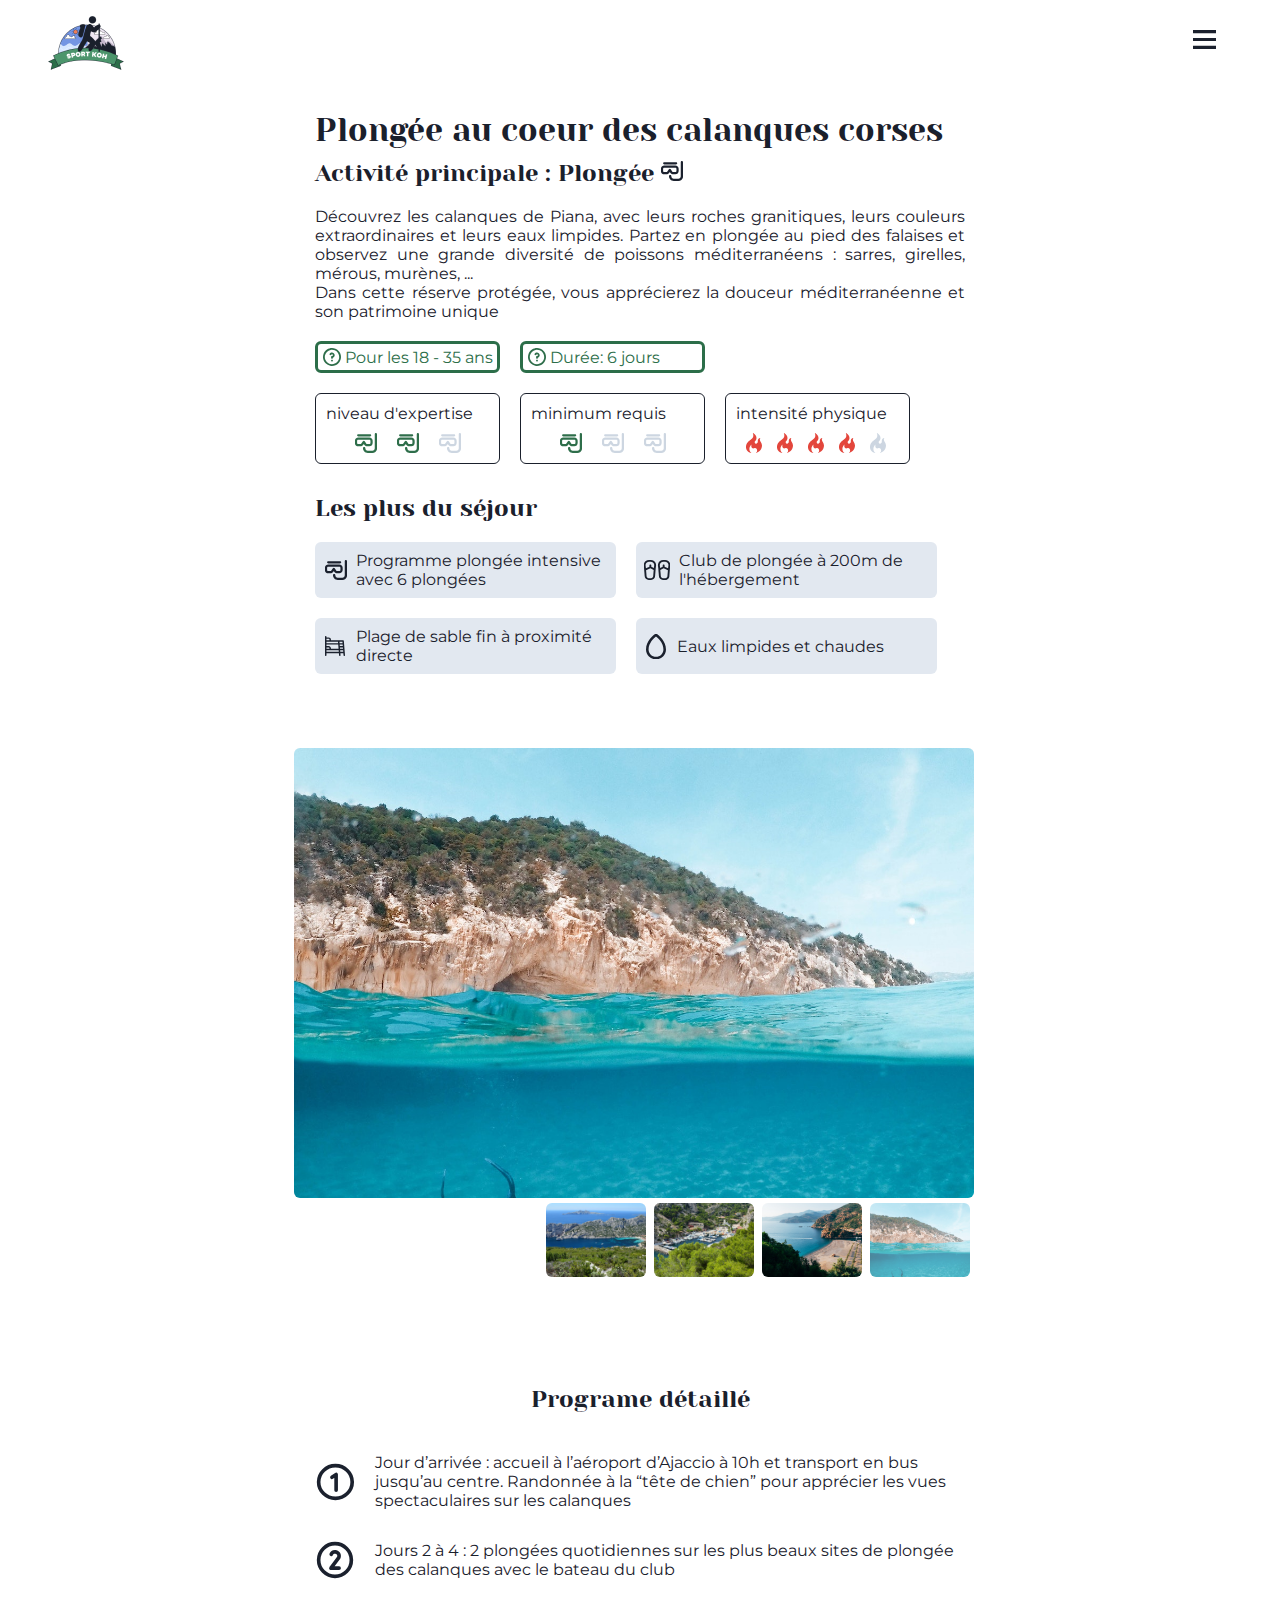
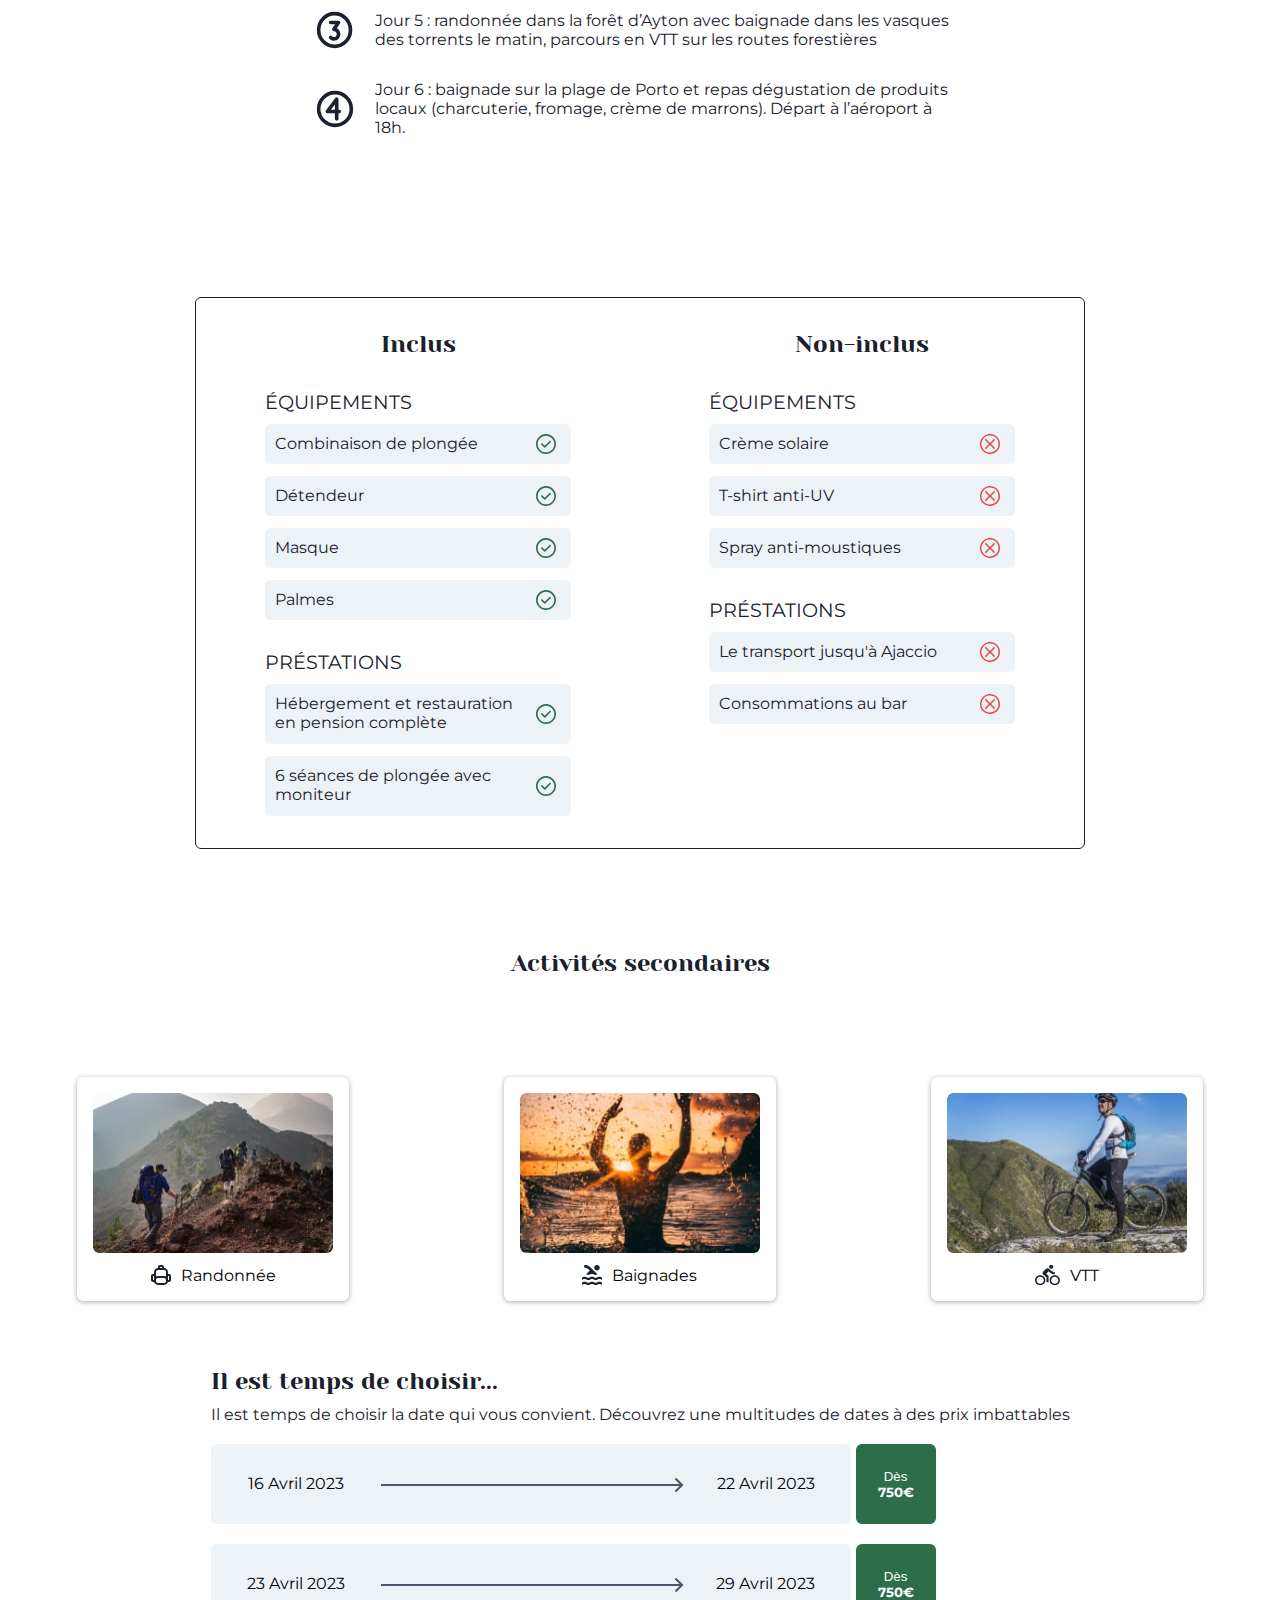
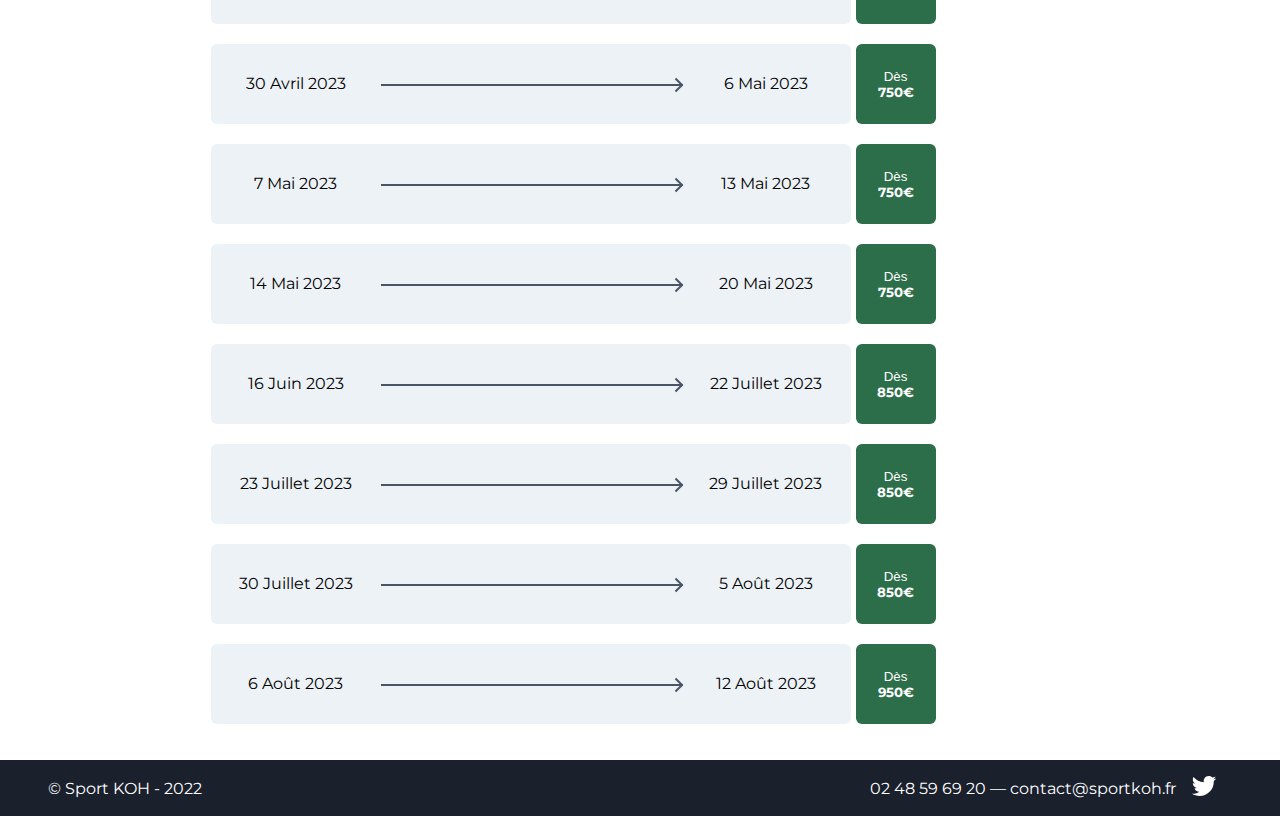
<file: pages/page_sejour.html>
<!DOCTYPE html>
<html lang="fr">
<head>
    <meta charset="UTF-8">
    <meta http-equiv="X-UA-Compatible" content="IE=edge">
    <meta name="viewport" content="width=device-width, initial-scale=1.0">

    <title>Sport KOH - Plongée au calanque corse</title>

    <link rel="stylesheet" href="../assets/main.css">
    <link rel="icon" type="image/x-icon" href="../assets/ressources/images/logo/favicon.ico">
</head>
<body>

    <header>
        <img alt="Logo de Sport KOH" src="../assets/ressources/images/logo/logo.png">
		<span id="responsive__nav__button" class="icon burger-menu"></span>

		<nav>
            <ul>
                <li>
                    <a class="active" href="../index.html">Accueil</a>
                </li>
                <li>
                    <a href="#">Association</a>
                </li>
                <li>
                    <a href="catalogue_de_sejours.html">Catalogue de séjours</a>
                </li>
                <li>
                    <span>
                        Lieux géographiques
                        <span class="icon arrow-down"></span>
                    </span>

                    <ul>
                        <li>
                            <a href="#">Carte géographique intéractive</a>
                        </li>
                        <li>
                            <a href="#">Au bord de mer</a>
                        </li>
                        <li>
                            <a href="#">À la montagne</a>
                        </li>
                        <li>
                            <a href="#">Au bord d'un lac</a>
                        </li>
                        <li>
                            <a href="#">Lieux historiques</a>
                        </li>
                    </ul>
                </li>
                <li>
                    <span>
                        Hébergements
                        <span class="icon arrow-down"></span>
                    </span>
                    <ul>
                        <li>
                            <a href="#">Hôtel</a>
                        </li>
                        <li>
                            <a href="#">Auberge</a>
                        </li>
                        <li>
                            <a href="#">Appart City</a>
                        </li>
                        <li>
                            <span>
                                Camping
                                <span class="icon arrow-down"></span>
                            </span>
                            <ul>
                                <li>
                                    <a href="#">Châlets</a>
                                </li>
                                <li>
                                    <a href="#">Bungalows</a>
                                </li>
                                <li>
                                    <a href="#">Mobil Home</a>
                                </li>
                            </ul>
                        </li>
                    </ul>
                </li>
                <li>
                    <span>
                        Activités
                        <span class="icon arrow-down"></span>
                    </span>
                    <ul>
                        <li>
                            <a href="#">Sports à la mer</a>
                        </li>
                        <li>
                            <a href="#">Sports à la montagne</a>
                        </li>
                        <li>
                            <a href="#">Sports d'aventure</a>
                        </li>
                        <li>
                            <a href="#">Activité découverte</a>
                        </li>
                    </ul>
                </li>
                <li class="contact">
                    <a href="#nous-contacter">Nous contacter</a>
                </li>
            </ul>
        </nav>
    </header>

    <main id="sejour">
        <div id="group">
            <section id="leftPart">
                <article>
                    <h1>Plongée au coeur des calanques corses</h1>
                    <h2>
                        Activité principale : Plongée
                        <span class="icon dive"></span>
                    </h2>
                    <p id="description">Découvrez les calanques de Piana, avec leurs 
                        roches granitiques, leurs couleurs extraordinaires 
                        et leurs eaux limpides. Partez en plongée au pied 
                        des falaises et observez une grande diversité de 
                        poissons méditerranéens : sarres, girelles, mérous, 
                        murènes, ... <br> Dans cette réserve protégée, vous 
                        apprécierez la douceur méditerranéenne et son 
                        patrimoine unique</p>
                    <div id="caseVerte">
                        <div class="bordVert">
                            <span class="icon help"></span>
                            <p>Pour les 18 - 35 ans</p>
                        </div>
                        <div class="bordVert">
                            <span class="icon help"></span>
                            <p>Durée: 6 jours</p>
                        </div>
                    </div>
                    <div id="caseGrise">
                        <div class="bordGris">
                            <p>niveau d'expertise</p>
                            <div class="dive">
                                <span class="icon dive enabled"></span>
                                <span class="icon dive enabled"></span>
                                <span class="icon dive disabled"></span>
                            </div>
                        </div>
                        <div class="bordGris">
                            <p>minimum requis</p>
                            <div class="dive">
                                <span class="icon dive enabled"></span>
                                <span class="icon dive disabled"></span>
                                <span class="icon dive disabled"></span>
                            </div>
                        </div>
                        <div class="bordGris">
                            <p>intensité physique</p>
                            <div class="fire">
                                <span class="icon fire"></span>
                                <span class="icon fire"></span>
                                <span class="icon fire"></span>
                                <span class="icon fire"></span>
                                <span class="icon fire disabled"></span>
                            </div>
                        </div>
                    </div>
                        <h2 id="plus_sejour">Les plus du séjour</h2>
                
                    <ul class="PlusDuSejour">
                        <li class="PlusSejour">
                            <span class="icon dive"></span>
                            <p>Programme plongée intensive avec 6 plongées</p>
                        </li>
                        <li class="PlusSejour">
                            <span class="icon sandals"></span>
                            <p>Club de plongée à 200m de l'hébergement</p>
                        </li>
                        <li class="PlusSejour">
                            <span class="icon bed"></span>
                            <p>Plage de sable fin à proximité directe</p>
                        </li>
                        <li class="PlusSejour">
                            <span class="icon water"></span>
                            <p>Eaux limpides et chaudes</p>
                        </li>
                    </ul>
                </article>         
            </section>

            <div class="image__selector" id="carousel_sejour">
                <img id="img_carousel" src="../assets/ressources/images/page_sejour/plongee.jpg" alt="Image de plongée" />
                <div>
                    <img class="active" src="../assets/ressources/images/page_sejour/plongee.jpg" alt="Image de plongée" />
                    <img src="../assets/ressources/images/page_sejour/plage.jpg" alt="Image d'une plage Corse" />
                    <img src="../assets/ressources/images/page_sejour/port.jpg" alt="Image d'un port Corse" />
                    <img src="../assets/ressources/images/page_sejour/calanque.jpg" alt="Image des calanques Corses" />
                </div>
            </div>
        </div>

        <section id="prog_detail">
            <h2>Programe détaillé</h2>
            <ul>
                <li>
                    <span class="icon one number"></span>
                    <p>Jour d’arrivée : accueil à l’aéroport d’Ajaccio à 10h et transport en bus jusqu’au centre. Randonnée à la “tête de chien” pour apprécier les vues spectaculaires sur les calanques</p>
                </li>
                <li>
                    <span class="icon two number"></span>
                    <p>Jours 2 à 4 : 2 plongées quotidiennes sur les plus beaux sites de plongée des calanques avec le bateau du club</p>
                </li>
                <li>
                    <span class="icon three number"></span>
                    <p>Jour 5 : randonnée dans la forêt d’Ayton avec baignade dans les vasques des torrents le matin, parcours en VTT sur les routes forestières</p>
                </li>
                <li>
                    <span class="icon four number"></span>
                    <p>Jour 6 : baignade sur la plage de Porto et repas dégustation de produits locaux (charcuterie, fromage, crème de marrons). Départ à l’aéroport à 18h.</p>
                </li>
            </ul>
        </section>
        <div id="Inclu_Exclu">
            <section id="Inclu">
                <article>
                    <h2>Inclus</h2>
                    <h3>ÉQUIPEMENTS</h3>
                    <ul>
                        <li>
                            <p>Combinaison de plongée</p>
                            <span class="icon check-mark"></span>
                        </li>
                        <li>
                            <p>Détendeur</p>
                            <span class="icon check-mark"></span>
                        </li>
                        <li>
                            <p>Masque</p>
                            <span class="icon check-mark"></span>
                        </li>
                        <li>
                            <p>Palmes</p>
                            <span class="icon check-mark"></span>
                        </li>
                    </ul>
                    <h3>PRÉSTATIONS</h3>
                    <ul>
                        <li class="grandLi">
                            <p>Hébergement et restauration en pension complète</p>
                            <span class="icon check-mark"></span>
                        </li>
                        <li class="grandLi">
                            <p>6 séances de plongée avec moniteur</p>
                            <span class="icon check-mark"></span>
                        </li>
                    </ul>
                </article>
            </section>
            <section id="Non-inclu">
                <article>
                    <h2>Non-inclus</h2>
                    <h3>ÉQUIPEMENTS</h3>
                    <ul>
                        <li>
                            <p>Crème solaire</p>
                            <span class="icon cross"></span>
                        </li>
                        <li>
                            <p>T-shirt anti-UV</p>
                            <span class="icon cross"></span>
                        </li>
                        <li>
                            <p>Spray anti-moustiques</p>
                            <span class="icon cross"></span>
                        </li>
                    </ul>
                    <h3>PRÉSTATIONS</h3>
                    <ul>
                        <li>
                            <p>Le transport jusqu'à Ajaccio</p>
                            <span class="icon cross"></span>
                        </li>
                        <li>
                            <p>Consommations au bar</p>
                            <span class="icon cross"></span>
                        </li>
                    </ul>
                </article>
            </section>
        </div>
        


        <section>
            <h2 id="ActSec">Activités secondaires</h2>
            <section class="ActSec">
                <figure>
                    <img class="activite" src="../assets/ressources/images/page_sejour/randonnée.jpg" alt="image d'une randonnée">
                    <figcaption>
                        <span class="icon backpack"></span>
                        Randonnée
                    </figcaption>
                </figure>
                <figure>
                    <img class="activite" src="../assets/ressources/images/page_sejour/nage.jpg" alt="image d'une baignade">
                    <figcaption>
                        <span class="icon pool"></span>
                        Baignades
                    </figcaption>
                </figure>
                <figure>
                    <img class="activite" src="../assets/ressources/images/page_sejour/vtt.jpg" alt="image d'un vtt">
                    <figcaption>
                        <span class="icon bike"></span>
                        VTT
                    </figcaption>
                </figure>
            </section>
        </section>
        <section id="tempsDeChoisir">
            <h2>Il est temps de choisir...</h2>
            <p>Il est temps de choisir la date qui vous convient. Découvrez une multitudes de dates à des prix imbattables</p>
            <div id="tableauDate">
                <div class="date">
                    <div class="dateFleche">
                        <span class="date1">16 Avril 2023</span>
                        <div class="fleche"></div>
                        <span class="date2">22 Avril 2023</span>
                    </div>
                    <button>
                        <span>Dès</span>
                        <span class="prix">750€</span>
                    </button>  
                </div>
                <div class="date">
                    <div class="dateFleche">
                        <span class="date1">23 Avril 2023</span>
                        <div class="fleche"></div>
                        <span class="date2">29 Avril 2023</span>
                    </div>
                    <button>
                        <span>Dès</span>
                        <span class="prix">750€</span>
                    </button>  
                </div>
                <div class="date">
                    <div class="dateFleche">
                        <span class="date1">30 Avril 2023</span>
                        <div class="fleche"></div>
                        <span class="date2">6 Mai 2023</span>
                    </div>
                    <button>
                        <span>Dès</span>
                        <span class="prix">750€</span>
                    </button>  
                </div>
                <div class="date">
                    <div class="dateFleche">
                        <span class="date1">7 Mai 2023</span>
                        <div class="fleche"></div>
                        <span class="date2">13 Mai 2023</span>
                    </div>
                    <button>
                        <span>Dès</span>
                        <span class="prix">750€</span>
                    </button>  
                </div>
                <div class="date">
                    <div class="dateFleche">
                        <span class="date1">14 Mai 2023</span>
                        <div class="fleche"></div>
                        <span class="date2">20 Mai 2023</span>
                    </div>
                    <button>
                        <span>Dès</span>
                        <span class="prix">750€</span>
                    </button>  
                </div>
                <div class="date">
                    <div class="dateFleche">
                        <span class="date1">16 Juin 2023</span>
                        <div class="fleche"></div>
                        <span class="date2">22 Juillet 2023</span>
                    </div>
                    <button>
                        <span>Dès</span>
                        <span class="prix">850€</span>
                    </button>  
                </div>
                <div class="date">
                    <div class="dateFleche">
                        <span class="date1">23 Juillet 2023</span>
                        <div class="fleche"></div>
                        <span class="date2">29 Juillet 2023</span>
                    </div>
                    <button>
                        <span>Dès</span>
                        <span class="prix">850€</span>
                    </button>  
                </div>
                <div class="date">
                    <div class="dateFleche">
                        <span class="date1">30 Juillet 2023</span>
                        <div class="fleche"></div>
                        <span class="date2">5 Août 2023</span>
                    </div>
                    <button>
                        <span>Dès</span>
                        <span class="prix">850€</span>
                    </button>
                </div>
                <div class="date">
                    <div class="dateFleche">
                        <span class="date1">6 Août 2023</span>
                        <div class="fleche"></div>
                        <span class="date2">12 Août 2023</span>
                    </div>
                    <button>
                        <span>Dès</span>
                        <span class="prix">950€</span>
                    </button>  
                </div>
            </div>
        </section>
    </main>

    <footer>
        &copy; Sport KOH - 2022

        <address>
            02 48 59 69 20  — contact@sportkoh.fr
            <a href="https://twitter.com">
                <span class="icon twitter"></span>
            </a>
        </address>
    </footer>

    <script src="../assets/javascript/tools/ImageSelector.js"></script>
	<script src="../assets/javascript/main.js"></script>
    <script type="text/javascript">
        // initialisation de la carousel des séjours
        new ImageSelector(document.getElementById('carousel_sejour'))
	        .init()
    </script>

</body>
</html>
</file>
<file: assets/main.css>
/* POLICES */
@font-face {
	font-family: 'yeseva-one';
	src: url('./fonts/yesevaOne-regular.ttf')
}
@font-face {
	font-family: 'montserrat-regular';
	src: url('./fonts/montserrat_regular.ttf')
}
@font-face {
	font-family: 'montserrat-bold';
	src: url('./fonts/montserrat_bold.ttf')

}
@font-face {
    font-family: 'montserrat-medium-italic';
    src: url('./fonts/montserrat_medium_italic.ttf')
}
@font-face {
    font-family: 'montserrat-semibold-italic';
    src: url('./fonts/montserrat_semibold_italic.ttf')
}
/* POLICES */

/* VARIABLES */
:root {
    --main-green: #2C6E49;
    --pink-primary: #C4B7CB;

    --green-secondary: #4C956C;
    --pink-secondary: #EEE7F2;
    
    --orange: #FFC530;

    --red-level-1: #E53E3E;
    --red-level-2: #C51010;

    --gray-level-1: #1A202C;
    --grey-level-2: #2D3748;
    --grey-level-3: #4A5568;
    --grey-level-4: #718096;
    --grey-level-5: #A0AEC0;
    --grey-level-6: #CBD5E0;
    --grey-level-7: #E2E8F0;
    --grey-level-8: #EDF2F7;
    --grey-level-9: #F7FAFC;
    
    --h1-size: 2em;
    --h2-size: 1.5em;
    --h3-size: 1.2em;
    --p-size: 1em;

    --radius-size: 6px;
    --icon-default-size: 20px;
    --icon-color: invert(10%) sepia(21%) saturate(959%) hue-rotate(182deg) brightness(96%) contrast(93%);
}
/* VARIABLES */

*, *::before, *::after {
    outline: none;
    padding: 0;
    margin: 0;
    box-sizing: border-box;
    transition: all 0.3s ease;
}

html, body {
    scroll-behavior: smooth;
}

img{
    border-radius: var(--radius-size);
}

/* TITRES */
h1, h2, h3, h4, h5 {
    font-family: "yeseva-one", sans-serif;
    color: var(--gray-level-1);
    font-weight: normal;
}
h1 {
    font-size: var(--h1-size);
}
h2 {
    font-size: var(--h2-size);
}
h3 {
    font-size: var(--h3-size);
    font-family: "montserrat-regular", sans-serif;
}
/* TITRES */

/* PARAGRAPHE */
p, body>footer {
    font-family: "montserrat-regular", sans-serif;
    color: var(--gray-level-1);
    font-size: var(--p-size);
}
/* PARAGRAPHE */

/* ICONS */
span.icon {
    filter: var(--icon-color);

    background-size: cover;
    background-position: center;

    display: inline-block;
    width: var(--icon-default-size);
    height: var(--icon-default-size);
}

.icon.arrow-right {
    background-image: url(./ressources/icons/arrow-right.svg);
    width: 11px;
    height: 20px;
}
.icon.arrow-left {
    background-image: url(./ressources/icons/arrow-left.svg);
    width: 13px;
    height: 21px;
}
.icon.arrow-down {
    background-image: url(./ressources/icons/arrow-down.svg);
    width: 17px;
    height: 10px;
}
.icon.backpack {
    background-image: url(./ressources/icons/backpack.svg);
}
.icon.bed {
    background-image: url(./ressources/icons/bed.svg);
}
.icon.bike {
    background-image: url(./ressources/icons/bike.svg);
}
.icon.burger-menu {
    background-image: url(./ressources/icons/burger_menu.svg);
}
.icon.castle {
    background-image: url(./ressources/icons/castle.svg);
}
.icon.check-mark {
    background-image: url(./ressources/icons/check-mark.svg);
}
.icon.cross {
    background-image: url(./ressources/icons/cross.svg);
}
.icon.dive {
    background-image: url(./ressources/icons/dive.svg);
}
.icon.eat {
    background-image: url(./ressources/icons/eat.svg);
}
.icon.filter {
    background-image: url(./ressources/icons/filter.svg);
}
.icon.fire {
    background-image: url(./ressources/icons/fire.svg);
}
.icon.four {
    background-image: url(./ressources/icons/four.svg);
}
.icon.help {
    background-image: url(./ressources/icons/help.svg);
}
.icon.localization {
    background-image: url(./ressources/icons/localization.svg);
    width: 17px;
}
.icon.one {
    background-image: url(./ressources/icons/one.svg);
}
.icon.pool {
    background-image: url(./ressources/icons/pool.svg);
}
.icon.sandals {
    background-image: url(./ressources/icons/sandals.svg);
}
.icon.three {
    background-image: url(./ressources/icons/three.svg);
}
.icon.two {
    background-image: url(./ressources/icons/two.svg);
}
.icon.walk {
    background-image: url(./ressources/icons/walk.svg);
    width: 11px;
    height: 20px;
}
.icon.water {
    background-image: url(./ressources/icons/water.svg);
}
.icon.star-filed {
    background-image: url(./ressources/icons/star-filed.svg);
}
.icon.twitter {
    background-image: url(./ressources/icons/twitter.svg);
    filter: invert(1);
    width: 24px;
}

/* ICONS */

/* BLOCKQUOTE */
blockquote {
    font-family: "montserrat-medium-italic", sans-serif;
}
blockquote::before {
    content: '\201C'; /* caractère " ouvrant */
}
blockquote::after {
    content: '\201D'; /* caractère " fermant */
}
/* BLOCKQUOTE */

/* HEADER */
header {
    font-family: "montserrat-regular", sans-serif;

    margin: 1em 3em;
    text-align: end;
    position: relative;
}
header>.burger-menu {
    width: 23px;
    height: 19px;

    position: absolute;
    top: 30%;
    right: 1em;

    display: none;
    z-index: 999;
}
header>.burger-menu:is(:hover, .active) {
    filter: invert(37%) sepia(36%) saturate(616%) hue-rotate(94deg) brightness(89%) contrast(92%);
}
header>.responsive__title {
    display: none;
    float: left;
    margin: 0.7em 5em;
}
header>img {
    position: absolute;
    left: 0;
    top: 12px;
}
header span {
    display: flex;
    align-items: center;

    cursor: pointer;
}
header a, header li {
    color: var(--gray-level-1);
    text-decoration: none;
    transition: color .3s, background-color .3s ease;
}
header a:hover {
    color: var(--grey-level-2);
}

/* NAVIGATION */
header>nav {
    transition: all 1s ease;
}
header>nav>ul {
    list-style: none;
}
header>nav>ul>li {
    position: relative;
    display: inline-block;
    margin: 1em 0;
}
header>nav>ul>li.contact {
    margin-left: 1em;
}
header>nav>ul>li:not(.contact),
header>nav>ul>li.contact>a {
    padding: .8em 1.5em;
}

header>nav>ul>li>a.active {
    color: var(--main-green);
    font-family: "montserrat-bold", sans-serif;
}

header>nav>ul>li.contact>a:hover {
    background-color: white;
    border: 1px solid var(--main-green);
    color: var(--main-green);
}
header>nav>ul>li.contact>a {
    border: 1px solid var(--main-green);
    background-color: var(--main-green);
    border-radius: var(--radius-size);
    color: white;
}
/* NAVIGATION */

/* MENUS DEROULANT */
header>nav>ul>li ul {
    display: none;
    z-index: 1;
    position: absolute;
    top: 2.7em;

    list-style: none;
    width: 15em;

    box-shadow: 0 3px 10px 2px #6a6a6a36;
    border-radius: var(--radius-size);
    background-color: white;
}
header>nav>ul li:hover>ul {
    display: block;
    text-align: start;
}

header>nav>ul li>span>.icon {
    margin-left: .5em;
    margin-top: 3px;

    transition: all .3s ease;
}

header>nav>ul li:hover>span>.icon {
    transform: rotate(180deg);
}

header>nav>ul li>ul>li {
    display: block;
    cursor: pointer;
}
header>nav>ul li>ul>li>a,
header>nav>ul li>ul>li>span {
    padding: 1em 1em;
    display: block;
}
header>nav>ul li>ul>li>span {
    display: flex;
    align-items: center;
    justify-content: space-between;
}
header>nav>ul li>ul>li:hover {
    background-color: var(--grey-level-7);
}
header>nav>ul li>ul>li:first-child {
    border-radius: var(--radius-size) var(--radius-size) 0 0;
}
header>nav>ul li>ul>li:last-child {
    border-radius: 0 0 var(--radius-size) var(--radius-size);
}
header>nav>ul>li>ul>li>ul {
    left: 15em;
    top: 9em;
}
/* MENUS DEROULANT */

/* RESPONSIVE */
@media screen and (max-width: 1417px) {
    header>nav {
		position: fixed;
        top: 0;
		left: -100em;

        z-index: 10;
        text-align: center;

        background-color: white;
        height: 100em;
        width: 100%;
    }
	header>nav>ul {
        margin-top: 6em;
    }
	header>nav>ul>li {
        display: block;
    }
	header {
        height: 3em;
    }
	header span {
        justify-content: center;
    }
	header>img {
        top: -4px;
    }
	header>.burger-menu {
        display: block;
    }
    header>.responsive__title {
        display: block;
    }
	header>nav>ul li>ul {
        position: unset;
        box-shadow: unset;
        width: 100%;
        text-align: center !important;
    }
	header>nav>ul li>ul>li {
        margin-top: .5em;
    }
	header>nav>ul li>ul>li:hover {
        background-color: transparent;
    }
	header>nav>ul li>ul>li:hover>a {
        color: var(--grey-level-8);
    }
	header>nav>ul>li.contact {
        margin-left: unset;
        margin-top: 2em;
    }
	header>nav>ul li>ul>li>span {
        justify-content: center;
    }
}
/* RESPONSIVE */
/* HEADER */

/* FOOTER */
body>footer {
    background-color: var(--gray-level-1);
    color: white;

    display: flex;
    justify-content: space-between;
    align-items: center;

    padding: 1em 3em;
}
body>footer>address{
    font-style: normal;

    display: flex;
    align-items: center;
    justify-content: space-between;

    margin-right: 1em;
}
body>footer>address>a {
    margin-left: 1em;
}
/* FOOTER */

/* TOOLS */
/* IMAGE SELECTOR */
.image__selector {
    width: fit-content;
}
.image__selector>img,
.image__selector>div>img {
    border-radius: var(--radius-size);
}
.image__selector>img {
    width: 45em;
    height: 30em;
    object-fit: cover;
}
.image__selector>div {
	display: flex;
    flex-direction: row-reverse;
}
.image__selector>div>img {
    width: 100px;
    height: 74px;
    object-fit: cover;

    margin: 1px 4px;

    cursor: pointer;
    transition: all .3s ease;
}
.image__selector>div>img.active,
.image__selector>div>img:hover {
    opacity: 70%;
}
/* IMAGE SELECTOR */
/* TOOLS */

/* ACCUEIL */
/* HERO HEADER */
.hero__header {
    background-image: url(./ressources/images/home_landscape.jpg);
    background-size: cover;
    background-position: center;

    border-radius: 26px;

    height: 25em;
    margin: 1em 3em;
    position: relative;
}
.hero__header>blockquote {
    color: white;
    font-size: 35px;

    position: absolute;
    top: 24%;
    left: 8%;
    font-family: 'montserrat-semibold-italic', sans-serif;
}
/* HERO HEADER */

/* TITLE */
#home>h1, 
#home>h4 {
    text-align: center;
}
#home>h1 {
    margin-top: 4em;
}
#home>h4 {
    font-family: "montserrat-regular", sans-serif;
    font-size: var(--p-size);
    font-weight: normal;

    color: var(--grey-level-3);
    margin-bottom: 4em;
}
/* TITLE */

/* LAST MINUTE CAROUSEL */
#last__minute__carousel {
    display: flex;
    overflow: hidden;
    width: 63em;
    margin: auto;   
}
#last__minute__carousel>article {
    margin: 1em;
}
#last__minute__carousel>article>a {
    text-decoration: none;
}
#last__minute__carousel>article>a:hover>img {
    box-shadow: 0 0 9px #3a3a3abd; 
}
#last__minute__carousel>article>a>img {
    width: 30em;
    border-radius: var(--radius-size);
    transition: all .3s ease;
}
#last__minute__carousel>article>a>footer {
    position: relative;
}
#last__minute__carousel>article>a>footer>* {
    font-family: "montserrat-regular", sans-serif;
    font-size: var(--p-size);
}
#last__minute__carousel>article>a>footer>h2 {
    font-size: 20px;
    padding: 1em 0;
}
#last__minute__carousel>article>a>footer>h3 {
    color: var(--grey-level-3);
}
#last__minute__carousel>article>a>footer>h3>.icon {
    margin-right: 5px;

    filter: invert(32%) sepia(16%) saturate(630%) hue-rotate(179deg) brightness(95%) contrast(91%);
}
#last__minute__carousel>article>a>footer>h4,
#last__minute__carousel>article>a>footer>h5 {
    text-transform: uppercase;
}
#last__minute__carousel>article>a>footer>h4 {
    padding: 1em 2em;
    color: white;
    
    text-align: center;
    font-size: 14px;

    position: absolute;
    top: -2em;
    right: 13px;

    border-radius: 100px;
    box-shadow: 0 0 7px 1px var(--red-level-1);
    background: linear-gradient(90deg, var(--red-level-1) 0%, var(--red-level-2) 100%);
}
#last__minute__carousel>article>a>footer>h5 {
    text-decoration: line-through;
    float: right;

    margin-top: -19px;
    margin-right: 31px;
}

#last__minute__carousel__controller {
    display: flex;
    align-items: center;
    justify-content: center;

    margin: 2em 0;
}
#last__minute__carousel__controller>* {
    margin: 0 1em;
}
#last__minute__carousel__controller>button {
    width: 38px;
    height: 37px;

    background-color: var(--gray-level-1);
    border-radius: 100px;
    border: unset;
    cursor: pointer;
}
#last__minute__carousel__controller>button>.icon {
    filter: invert(1);
    margin-top: 3px;
}
#last__minute__carousel__controller>button>.icon.arrow-left {
    margin-left: -1px;
}
#last__minute__carousel__controller>button>.icon.arrow-right {
    margin-left: 2px;
}
#last__minute__carousel__controller>.progress__bar {
    width: 50%;
    height: .5em;

    position: relative;
    border-radius: 100px;
    background-color: var(--grey-level-8);
}
#last__minute__carousel__controller>.progress__bar>.progression {
    background-color: var(--gray-level-1);
    width: 33%;
    height: 100%;

    border-radius: 100px;
    transition: width .3s ease;
}

@media screen and (max-width: 1025px) {
    #last__minute__carousel {
        width: 31em;
    }
}

@media screen and (max-width: 525px) {
    #last__minute__carousel {
        width: 24em;
    }
    #last__minute__carousel>article>a>img {
        width: 23em;
    }
}
/* LAST MINUTE CAROUSEL */

/* CAROUSEL */
.carousel {
    position: relative;
}
.carousel>button {
    position: absolute;
    top: 37%;

    border: unset;
    background: transparent;
    cursor: pointer;
}
.carousel>button.left {
    left: 5%;
}
.carousel>button.right {
    right: 6%;
}

.carousel>section {
    display: flex;
    overflow: hidden;

    margin: 2em auto;
    width: 64em;
}
.carousel>section>article {
    margin: 1em 1em;
}
.carousel>section>article>a {
    text-decoration: none;
}
.carousel>section>article>a:hover>img {
    box-shadow: 0 0 9px #3a3a3abd; 
}
.carousel>section>article>a>img {
    width: 30em;
    border-radius: var(--radius-size);
    transition: all .3s ease;
}
.carousel>section>article>a>footer {
    position: relative;
}
.carousel>section>article>a>footer>* {
    font-family: "montserrat-regular", sans-serif;
    font-size: var(--p-size);
}
.carousel>section>article>a>footer>h2 {
    font-size: 20px;
    padding: 1em 0;
}
.carousel>section>article>a>footer>h3 {
    color: var(--grey-level-3);
}
.carousel>section>article>a>footer>h3>.icon {
    margin-right: 5px;

    filter: invert(32%) sepia(16%) saturate(630%) hue-rotate(179deg) brightness(95%) contrast(91%);
}
.carousel>section>article>a>footer>h4 {
    padding: 1em 2em;
    
    text-align: center;
    font-size: 14px;

    position: absolute;
    top: -2em;
    right: 13px;

    font-family: "yeseva-one", sans-serif;
    border-radius: 100px;
    background: var(--pink-primary);
}

@media screen and (max-width: 1163px) {
    .carousel>section {
        width: 31em;
    }
}

@media screen and (max-width: 589px) {
    .carousel>section {
        width: 24em;
    }
    .carousel>section>article>a>img {
        width: 23em;
    }
    .carousel>button.right {
        right: 5px;
    }
    .carousel>button.left {
        left: 5px;
    }
}
/* CAROUSEL */

/* FEEDBACKS */
.feedbacks {
    display: flex;
    flex-wrap: wrap;
    justify-content: space-evenly;

    margin: 3em 2em;
}
.feedbacks>article {
    padding: 2em 2em;
    margin: 1em 1em;
    flex-basis: 23em;
    
    position: relative;

    background-color: var(--grey-level-8);
    border-radius: 11px;

    box-shadow: 0 4px 14px #a9a9a921;
}
.feedbacks>article>.rate {
    background-color: var(--orange);
    padding: 9px 17px;
    border-radius: 100px;

    font-family: "montserrat-bold", sans-serif;
    font-size: var(--h3-size);
    color: var(--gray-level-1);

    position: absolute;
    right: 10px;
    top: 13px;
}
.feedbacks>article>.rate>.icon.star-filed {
    position: relative;
    top: 2px;
}
.feedbacks>article>blockquote {
    color: var(--gray-level-1);
    font-size: var(--h3-size);

    margin: 3.4em 0 3.3em 1em;
}
.feedbacks>article>footer {
    display: flex;
    align-items: center;

    position: absolute;
    bottom: 1em;
}
.feedbacks>article>footer>img {
    width: 60px;
    border-radius: 100%;
}
.feedbacks>article>footer>span {
    margin-left: 1em;

    font-family: "montserrat-regular", sans-serif;
    color: var(--gray-level-1);
}
/* FEEDBACKS */

/* RESPONSIVE */
@media screen and (max-width: 1312px) {
    .hero__header>blockquote {
        top: 16%;
        left: 4%;
    }
}
@media screen and (max-width: 776px) {
    .hero__header>blockquote {
        font-size: 1.6em;
    }
}
@media screen and (max-width: 582px) {
    .hero__header>blockquote {
        font-size: 1.2em;
    }
}
/* RESPONSIVE */
/* ACCUEIL */

/* CATALOGUE DE SEJOURS */

/* système de filtre sur le côté gauche de la page */
main#catalogue_de_sejours {
    margin-top: 2em;
}
#catalogue_de_sejours .filtre>section>h2{
    margin: 10px 0;
}

#catalogue_de_sejours .filtre>section>ul>h4{
    border-bottom: 2px solid var(--pink-primary);
    width: 215px;
    padding-bottom: 5px;
    margin: 10px 0;
    font-family: "montserrat-regular", sans-serif;
    font-weight: normal;
    position: relative;
}

#catalogue_de_sejours .filtre>section>ul span.arrow-down {
    position: absolute;
    right: 10px;
    top: 7px;
}
#catalogue_de_sejours .filtre>section>ul span.arrow-down.active {
    transform: rotate(180deg);
}
#catalogue_de_sejours .filtre>section ul {
    list-style: none;
    display: block;
}
#catalogue_de_sejours .filtre>section>ul li{
    margin: 16px 0;
    font-family: 'montserrat-regular', sans-serif;
}
#catalogue_de_sejours .filtre>section>ul>li.camping{
    margin-left: 80px;
    border-bottom: 2px solid var(--pink-primary);
    padding-bottom: 5px;
    width: 170px;
    position: relative;
}

#catalogue_de_sejours .filtre>section>ul>ul>li{
    margin-left: 100px;
}
#catalogue_de_sejours .filtre>section>h3{
    font-family: 'montserrat-regular', sans-serif;
    color: #C4B7CB;
}

/* agencement des offres avec leur images, leur titres, leur prix et leur lieu sur le côté droit de la page  */
#catalogue_de_sejours .photo {
    display: grid;
    grid-template-columns: repeat(2, 1fr);
    gap: 10px;
}
#catalogue_de_sejours .photo>a {
    text-decoration: none;
}
#catalogue_de_sejours .photo>a>figure{
    font-family:'montserrat-bold', sans-serif;
    margin: 20px 20px;
    cursor: pointer;
}

#catalogue_de_sejours .photo>a>figure>img{
    background-size: cover;
    background-position: center;
    background-position-x: 50%;
    background-position-y: 50%;
    width: 400px;
    height: 250px;
    border-radius: 10px;
}

#catalogue_de_sejours .photo>a>figure>figcaption>*{
    font-family: 'montserrat-regular', sans-serif;
    font-weight: normal;
}

#catalogue_de_sejours .photo>a>figure>figcaption{
    position: relative;
}

#catalogue_de_sejours .photo>a>figure>figcaption>h4{
    font-family: "yeseva-one", sans-serif;
    border: 5px;
    border-style: solid;
    border-color: var(--pink-primary);
    border-radius:100px ;
    background-color: var(--pink-primary);
    width: fit-content;
    padding: 2px 20px;
    position: absolute;
    top: -30px;
    right: 20px;
    font-size: 0.7em;
}

#catalogue_de_sejours .photo>a>figure>figcaption>h2{
    font-size: 1.1em;
    margin-bottom: 3px;
    margin-top: 10px;
    
}

#catalogue_de_sejours .photo>a>figure>figcaption>h3{
    font-size: 0.9em;
}

#catalogue_de_sejours .photo>a>figure>figcaption .icon.localization {
    margin-right: 10px;
}

#catalogue_de_sejours .container{
    display: flex;
    flex-wrap: wrap;
    justify-content: space-around;
}

#catalogue_de_sejours .icon.filter {
    display: none;
    cursor: pointer;
    position: absolute;
    right: 6%;
    top: 26px;

    width: 30px;
    height: 30px;
}
/*pagination en bas de page*/


.pagination{                  
    display: flex;
    flex-direction: row;
    justify-content: center;
    margin: 30px 30px;
    font-family: 'montserrat-regular', sans-serif;
}

.pagination>li{
    border: 2px solid var(--pink-primary);
    border-radius: 8px;
    margin: 10px 10px;
    padding: 5px 13px;
    list-style: none;
    align-items: center;
    cursor: pointer;
    transition: all .3s ease;
}

.pagination>li:is(:first-child, :last-child):hover {
    background-color: transparent;
    border: 2px solid var(--pink-primary);
}
.pagination>li:is(.active, :hover) {
    background-color: var(--pink-primary);
}

/*responsive de la page de catalogue de séjours, tout est réunie au centre */
@media screen and (max-width: 1193px) {
    #catalogue_de_sejours>.container>.filtre {
        margin-left: 11px;
    }
}
@media screen and (max-width: 1150px) {
    #catalogue_de_sejours .filtre>section>h3 {
        margin-bottom: 1em;
    }
    #catalogue_de_sejours>.container>.filtre ul {
        display: none;

        background-color: var(--grey-level-9);
        padding: 1em 2em;
        margin-right: 1em;

        border-radius: 10px;
    }
    #catalogue_de_sejours li.camping {
        margin: 0 80px;
    }
    #catalogue_de_sejours>.container {
        display: grid;
        position: relative;
    }
    #catalogue_de_sejours .icon.filter {
        display: block;
    }
    #catalogue_de_sejours .filtre>section>ul>h4,
    #catalogue_de_sejours .filtre>section>ul>li.camping {
        width: unset;
        border-bottom: 2px solid var(--gray-level-1);
    }
}
@media screen and (max-width: 875px) {
    #catalogue_de_sejours .photo{
        display: flex;
        flex-wrap: wrap;
        justify-content: center;
        
        } 
    figure{
        display: flex;
        flex-direction: column;
    }
}

@media screen and (max-width: 578px) {
    #sejour div#group img#img_carousel {
        width: 27em !important;
    }
    #sejour div#carousel_sejour {
        margin: auto !important;
    }
}

@media screen and (max-width: 445px) {
    #sejour div#group img#img_carousel {
        width: 20em !important;
        height: 15em !important;
    }
}
/* CATALOGUE DE SEJOURS */

/* PAGE D'UN SEJOUR */
#sejour img{
    border-radius: var(--radius-size);
}
#sejour img.activite{
    width: 15em;
    height: 10em;
}
#sejour span.icon.dive.enabled{
    filter: invert(35%) sepia(11%) saturate(1857%) hue-rotate(94deg) brightness(99%) contrast(92%);
}
#sejour span.icon.dive{
    width: 22px;
    height: 20px;
}
#sejour span.icon.fire{
    height: 20px;
    width: 16px;
    filter: invert(33%) sepia(22%) saturate(5151%) hue-rotate(338deg) brightness(98%) contrast(87%);
}
#sejour span.icon.bike{
    width: 25px;
}
#sejour span.icon.check-mark{
    filter: invert(35%) sepia(11%) saturate(1857%) hue-rotate(94deg) brightness(99%) contrast(92%);
}
#sejour span.icon.help{
    filter: invert(35%) sepia(11%) saturate(1857%) hue-rotate(94deg) brightness(99%) contrast(92%);
}
#sejour span.icon.cross{
    filter: invert(33%) sepia(22%) saturate(5151%) hue-rotate(338deg) brightness(98%) contrast(87%);
}
#sejour span.icon.dive.disabled{
    filter: invert(89%) sepia(17%) saturate(148%) hue-rotate(171deg) brightness(96%) contrast(87%);
}
#sejour span.icon.fire.disabled{
    filter: invert(89%) sepia(17%) saturate(148%) hue-rotate(171deg) brightness(96%) contrast(87%);
}
/* BLOC CAROUSEL + BLOC PRINCIPAL INFORMATIONS */
#sejour div#group{
    display: flex;
    flex-wrap: wrap;
    justify-content: space-around;
}

#sejour section#leftPart{
    width: 645px;
    margin: 2em;
}

#sejour div#carousel_sejour{
    margin: 2em;
}

#sejour section#leftPart h2{
    margin: 10px 0px 10px 0px;
}

#sejour section#leftPart p#description{
    margin-top: 20px;
}

#sejour section#leftPart div#caseVerte{
    display: flex;
    flex-wrap: wrap;
}
#sejour section#leftPart div#caseVerte span.icon{
    height: 18px;
    width: 18px;
    margin: 4px 0px 0px 5px;
    position: relative;
}
#sejour section#leftPart div.bordVert{
    border: 3px solid var(--main-green);
    width: 185px;
    border-radius: var(--radius-size);
    margin: 20px 20px 20px 0px;
}
#sejour section#leftPart div.bordVert p{
    display: inline-block;
    position: relative;
    top: -3px;
    color: var(--main-green);
}

#sejour section#leftPart div#caseGrise{
    display: flex;
    flex-wrap: wrap;
}
#sejour section#leftPart div.bordGris{
    border: 1px solid var(--gray-level-1);
    width: 185px;
    border-radius: var(--radius-size);
    margin: 0px 20px 20px 0px;
    padding: 10px 10px 5px 10px;
}

#sejour section#leftPart div.bordGris p{
    margin-bottom: 10px;
    text-align: left;
}
#sejour section#leftPart div.dive{
    display: flex;
    flex-wrap: wrap;
    justify-content: center;
}
#sejour section#leftPart div.dive span.icon{
    margin: 0px 10px 0px 10px;
}
#sejour section#leftPart div.fire{
    display: flex;
    flex-wrap: wrap;
    justify-content: left;
}
#sejour section#leftPart div.fire span.icon{
    margin: 0px 5px 5px 10px;
}

#sejour section#leftPart ul.PlusDuSejour{
    display: flex;
    flex-wrap: wrap;
    list-style: none;
    width: 645px;
}

#sejour section#leftPart ul.PlusDuSejour p{
    width: 250px;
}

#sejour section#leftPart ul.PlusDuSejour span.icon.water{
    height: 25px;
}

#sejour section#leftPart ul.PlusDuSejour span.icon.sandals{
    width: 26px;
}
#sejour section#leftPart li.PlusSejour{
    background-color: var(--grey-level-7);
    border-radius: var(--radius-size);
    width: 301px;
    height: 56px;
    margin: 10px 20px 10px 0px;
    display: flex;
    align-items: center;
    justify-content: space-evenly;
}

/* BLOC CAROUSEL + BLOC PRINCIPAL INFORMATIONS */

/* BLOC PROGRAMME DETAILLÉ */
#sejour section#prog_detail{
    text-align: center;
    margin: 75px 0px 130px 0px;
}
#sejour section#prog_detail h2{
    margin-bottom: 40px;
}
#sejour section#prog_detail ul{
    display: flex;
    flex-wrap: wrap;
    justify-content: space-around;
}
#sejour section#prog_detail li{
    display: flex;
    list-style-type: none;
    text-align: left;
    align-items: center;
    width: 650px;
    margin-bottom: 30px;
}
#sejour section#prog_detail span{
    margin-right: 20px;
    padding: 20px;
    height: 40px;
    width: 40px;
}
/* BLOC PROGRAMME DETAILLÉ */

/* BLOC INCLU EXCLU*/

#sejour div#Inclu_Exclu{
    display: flex;
    flex-wrap: wrap;
    justify-content: space-around;
    border: 1px solid var(--gray-level-1);
    border-radius: var(--radius-size);
    width: 890px;
    margin-left: auto;
    margin-right: auto;
    margin-bottom: 100px;
    padding-bottom: 20px;
}
#sejour div#Inclu_Exclu h2{
    margin: 32px 0px 32px 0px;
    text-align: center;
}
#sejour div#Inclu_Exclu h3{
    margin-bottom: 10px;
    margin-top: 30px;
}
#sejour div#Inclu_Exclu li{
    background-color: var(--grey-level-8);
    border-radius: var(--radius-size);
    width: 306px;
    height: 40px;
    margin: 0px 0px 12px 0px;
    list-style-type: none;
}
#sejour div#Inclu_Exclu li.grandLi{
    background-color: var(--grey-level-8);
    border-radius: var(--radius-size);
    width: 306px;
    height: 60px;
    margin: 0px 0px 12px 0px;
}
#sejour div#Inclu_Exclu li p{
    margin: 10px 0px 0px 10px;
    display: inline-block;
    position: relative;
}
#sejour div#Inclu_Exclu li.grandLi p{
    width: 240px;
}
#sejour div#Inclu_Exclu li.grandLi span{
    margin-top: 20px;
}
#sejour div#Inclu_Exclu li span{
    margin: 10px 15px 0px 0px;
    position: relative;
    float: right;
}
@media screen and (max-width:1492px) {

    #sejour section#leftPart{
        width: 650px;
        margin-right: 20px;
    }

    #sejour div#group img#img_carousel{
        width: 680px;
        height: 450px;
    }
    #sejour div#carousel_sejour{
        margin-left: 20px;
    }
}
@media screen and (max-width:1433px) {

    #sejour section#leftPart p#description{
        text-align: justify;
        display: flex;
    }
    #sejour section#group {
        justify-content: space-around;
    }
    #sejour section#leftPart{
        margin-right: 2em;
    }
}

@media screen and (max-width:930px) {
    #sejour div#Inclu_Exclu{
        display: grid;
        width: 500px;
        display: flex;
        flex-wrap: wrap-reverse;
    }
}
@media screen and (max-width:785px) {
    #sejour .fleche {
        width: 250px;
    }
    #sejour div#group img#img_carousel{
        width: 35em;
        height: 20em;
    }
}
@media screen and (max-width:730px) {
    #sejour section#tempsDeChoisir div.date button{
        width: 60px;
        height: 60px;
    }
    #sejour section#tempsDeChoisir div.dateFleche{
        height: 60px !important;
        font-size: 0.8em;
    }
    #sejour section#tempsDeChoisir div.dateFleche span{
        display: inline-block;
        margin: 22px 10px 25px 10px !important;
    }
    #sejour section#tempsDeChoisir div.dateFleche div{
        display: inline-block;
        margin: 30px 0px 20px 0px !important;
    }
    #sejour .fleche {
        width: 200px;
    }
    #sejour section#leftPart p#description{
        height: auto;
        width: auto;
    }
}

@media screen and (max-width:660px){

    #sejour section#leftPart {
        width: 600px;
    }

    #sejour section#prog_detail ul li span#number{
        display: none;
    }
    #sejour section#prog_detail ul li p{
        margin: 0 10px;
    }
    #sejour section#prog_detail span{
        display: none;
    }

    #sejour section#leftPart ul.PlusDuSejour{
        display: grid;
        justify-content: center;
        width: unset;
    }
    #sejour section#leftPart h2#plus_sejour{
        text-align: center;
    }

    #sejour .fleche {
        width: 100px;
    }
    #sejour div#Inclu_Exclu{
        width: 350px;
    }
}
@media screen and (max-width:546px) {
    #sejour section#tempsDeChoisir div.dateFleche span{
        margin: 22px 10px 25px 10px !important;
        width: 100px !important;
    }
    #sejour section#tempsDeChoisir div.dateFleche {
        width: 340px !important;
    }
    #sejour section#prog_detail{
        width: 400px;
    }
    #sejour .fleche {
        width: 75px;
    }
    
}
@media screen and (max-width:440px) {
    #sejour .fleche {
        width: 50px;
    }
    #sejour section#tempsDeChoisir div.dateFleche {
        width: 290px !important;
    }
}

@media screen and (max-width:400px) {

    #sejour div#Inclu_Exclu{
        width:350px;
    }
    #sejour section#prog_detail{
        width: 350px;
        margin-left: 25px;
    }
}

@media screen and (max-width: 375px) {
    
    #sejour div#Inclu_Exclu{
        width:310px;
    }

    #sejour div#Inclu_Exclu li{
        width: 274px;
    }


    #sejour div#Inclu_Exclu li.grandLi {
        height: 80px;
        width: 274px;
    }

    #sejour div#Inclu_Exclu li.grandLi p {
        margin-top: revert;
        width: 210px;
    }

    #sejour div#Inclu_Exclu li.grandLi span {
        margin-top: 30px;
    }

    #sejour section#tempsDeChoisir {
        margin-left: 10px;
    }

    #sejour section#tempsDeChoisir div.dateFleche span {
        font-size: 0.8em;
        margin: 24px -4px 24px -8px !important;
    }

    #sejour section#tempsDeChoisir div.dateFleche {
        width: 240px !important;
    }

    #sejour section#prog_detail {
        width: 274px;
    }
}

/* BLOC INCLU EXCLU*/

/* BLOC ACTIVITÉ SECONDAIRE */

#sejour section.ActSec{
    display: flex;
    flex-wrap: wrap;
    justify-content: space-around;
    margin: 1em 0;
    
}
#sejour h2#ActSec{
    text-align: center;
    margin-bottom: 50px;
}
#sejour section.ActSec figure{
    
    box-shadow: 0px 1px 5px #1f1d1d63;
    padding: 1em 1em;
    border-radius: var(--radius-size);  
    text-align: center;
    margin: 50px;
}
#sejour section.ActSec figure figcaption{
    margin-top: 0.5em;
    display: flex;
    align-items: center;
    justify-content: center;
    font-family: "montserrat-regular";
}
#sejour section.ActSec figure figcaption span{
    margin-right: 10px;
}
/* BLOC ACTIVITÉ SECONDAIRE */

/* BLOC TEMPS DE CHOISIR */
#sejour section#tempsDeChoisir{
    display: grid;
    justify-content: center;
    margin: 1em;
}
#sejour div.date{
    display: flex;
    width: auto;
}

#sejour section#tempsDeChoisir p{
    margin: 10px 0px 20px 0px;
}

#sejour section#tempsDeChoisir div.dateFleche{
    background-color: var(--grey-level-8);
    height: 80px;
    border-radius: var(--radius-size);
    margin: 0px 5px 20px 0px;
    text-align: center;
}
#sejour section#tempsDeChoisir div.dateFleche span{
    display: inline-block;
    margin: 30px 10px 20px 10px;
    font-family: "montserrat-regular", sans-serif;

}
#sejour section#tempsDeChoisir div.dateFleche span.date1{
    float: left;
    width: 150px;
}
#sejour section#tempsDeChoisir div.dateFleche span.date2{
    float: right;
    width: 150px;
}
#sejour section#tempsDeChoisir div.dateFleche div{
    display: inline-block;
    margin: 40px 0px 20px 0px;
}


#sejour section#tempsDeChoisir div.date button span.prix{
    font-family: "montserrat-bold", sans-serif;
    display: block;
}
.fleche {
    background-color: var(--grey-level-3); /* faudra changer la couleur */
    width: 300px;
    height: 2px; /* on peut changer la width et la height */
    position: relative;
  }
  .fleche::before, .fleche::after {
    content: "";
    display: block;
    background-color: var(--grey-level-3);
    width: 10px; /* ça peut changer la taille j'ai mit au pif */
    height: 2px;
    position: absolute;
    right: -3px;
    top: 0;
  }
  .fleche::before {
    transform: rotate(45deg); /* il faut changer pour mettre la ligne vers la gauche */
    top: -3px;
  }
  .fleche::after {
    transform: rotate(-45deg); /* il faut changer pour mettre la ligne vers la droite */
    top: 3px;
  }
#sejour section#tempsDeChoisir div button{
    background-color: var(--main-green);
    height: 80px;
    width: 80px;
    border-radius: var(--radius-size);
    border: none;
    margin: 0px 10px 20px 0px;
    cursor: pointer;
}
#sejour section#tempsDeChoisir div button span{
    color: white;
}

/* BLOC TEMPS DE CHOISIR */

/* PAGE D'UN SEJOUR */  

/* PAGE D'HEBERGEMENT ORDINATEUR */

/* DEFINITIONS DES DIFFERENTES CLASSES */
#hebergement{
    font-family: "montserrat-regular", sans-serif;
}
#hebergement h1{
    text-align: center;
    font-family: "yeseva-one", sans-serif;
    padding: 2em;
}
#hebergement h3{
    font-family: "yeseva-one", sans-serif;
    padding: 1em;
}
#hebergement img{
    border-radius: var(--radius-size);
}
#hebergement .bulle{
    background-color: var(--grey-level-7);
    border-radius: var(--radius-size);
    padding: 1em;
    margin: 1em;
}
#hebergement .bulle1{
    background-color: var(--grey-level-7);
    border-radius: var(--radius-size);
    padding: 0.5em;
    margin-bottom: 5em;
    width: 1em;
}
#hebergement .space{
    padding-top: 2em;
    width: 50em;
}
#hebergement ul{
    list-style: none;
    display: flex;
    flex-wrap: wrap;
}
#hebergement .list{
    display: flex;
}
/* FIN DE DEFINITIONS DES CLASSES */

/* MODIFICATION DU PREMEIER BLOC, CAROUSSEL ET PRESENTATION AUBERGE */
#hebergement div#group{
    display: flex;
    margin: 1em;
    justify-content:space-around;
    flex-wrap:wrap-reverse;
}
#hebergement div#group>section>article:not(.bulle) p{
    width: 40em;
    margin-left: 1em;
}
#hebergement div#group section {
    width: 54em;
}


/* MODIFICATION DU SECOND BLOC, LOCALISATION ET CARTE SVG */
#hebergement section#loca{
    display: flex;
    flex-wrap: wrap;
    justify-content:center;
    margin: 5em;
}
#hebergement section#loca img{
    width: 15em;
    margin-left: 5em;
    border: 2em;
}
#hebergement section#loca article{
    width: 17em;
    margin-right: 5em;
}

/* MODIFICATION DU DERNIER BLOC, LES ACTIVITES A DECOUVRIR*/
#hebergement section#act{
    display: flex;
    flex-wrap: wrap;
    justify-content: space-around;

    margin-top: -1em;
    margin-bottom: 3em;
}
#hebergement section#act img{
    width: 19em;
    height: 13em;
    object-fit: cover;
}
#hebergement section#act figure{
    margin: 1em;
    box-shadow: 0 1px 5px #95919129;
    padding: 1em 1em;
    border-radius: var(--radius-size);  
    text-align: center;
}




/* MODIFICATION DES COULEURS DE LA CARTE DE FRANCE */
path:hover, path.active {
    filter: invert(9%) sepia(50%) saturate(421%) hue-rotate(182deg) brightness(96%) contrast(93%);
    cursor: pointer;
}
path{
    filter: invert(88%) sepia(20%) saturate(129%) hue-rotate(171deg) brightness(96%) contrast(86%);
    border: unset;
}

/* DEBUT DE LA RESPONSIVE */
/* modification de margine et de taille */
@media screen and (max-width: 1616px)
{
    #hebergement div#group section {
        margin-left: 6em;
    }
    #hebergement div#group section article.bulle{
        width: 45em;
    }
}

/* modification des tailles des blocs */
@media screen and (max-width: 900px)
{
    #hebergement div#group section article.bulle {
        width: 32em;
    }
    #hebergement .space {
        width: 40em;
    }
    #hebergement div#group>section>article:not(.bulle) p {
        width: 30em;
        text-align: justify;
    }
    #hebergement div#group section {
        margin-left: 9em;
    }
}

/* modification des margin et padding */
@media screen and (max-width: 800px)
{
    #hebergement section#act figure {
        margin: 2em;
    }
    .image__selector>img {
        width: 30em;
        height: 18em;
    }
    .image__selector>div>img {
        width: 60px;
    }
    #hebergement h1 {
        padding: 1em;
    }
    #hebergement .space {
        width: 30em;
    }
    #hebergement div#group section {
        margin-left: 5em;
    }
}
/* RESPONSIVE ARRIVEE A UN FORMAT TELEPHONE */
/* modification de la taille des titres */
/* modification de la taille de plusieurs blocs */
@media screen and (max-width: 650px)
{
    .image__selector>img {
        width: 20rem;
        height: 12em;
    }
    #hebergement div#group>section>article:not(.bulle) p {
        width: 25em;
        text-align: justify;
    }
    #hebergement div#group section {
        width: 28em;
        margin-left: 2em;
    }
    #hebergement div#group section article.bulle {
        width: 20em;
    }
    h1 {
        font-size: var(--h2-size);
        padding: 1em;
    }
    h2 {
        font-size: var(--h3-size);
    }
}
/*  modification de  la taille des blocs  */
@media screen and (max-width: 550px)
{
    .image__selector>img {
        width: 20em;
        height: 12em;
    }
    .image__selector>div>img {
        width: 40px;
        height: 2em;
    }
    #hebergement div#group>section>article:not(.bulle) p {
        width: 18em;
        text-align: justify;
    }
    #hebergement div#group section {
        width: 28em;
        margin-left: 1em;
    }
    #hebergement div#group section article.bulle {
        width: 19em;
    }
    #hebergement .space {
        width: 15em;
    }
    #hebergement span.icon {
        margin: 5px;
    }
    h1 {
        font-size: var(--h3-size);
        padding-top: 1em;
        padding: 0em;
    }

}
/* supression de margin */
@media screen and (max-width: 400px)
{
    #hebergement section#act figure {
        margin: 1em 0;
    }
    #hebergement section#loca {
        margin: 1em;
    }
    #hebergement section#loca article {
        width: 15em;
        margin-right: 0em;
    }
}
/* PAGE D'HEBERGEMENT */
</file>
